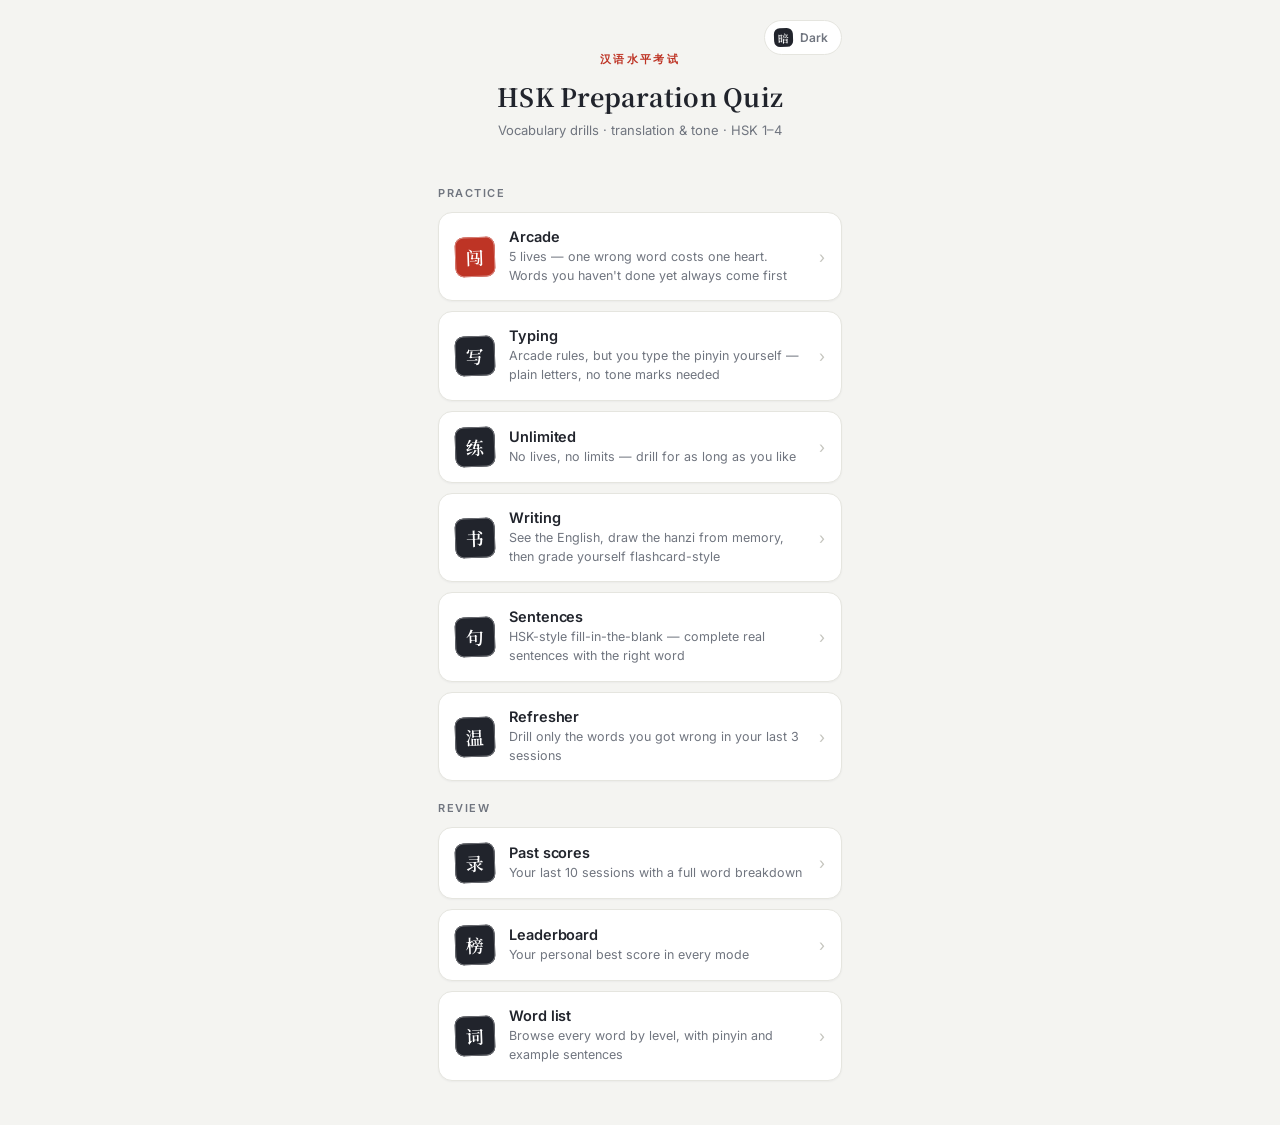
<file: index_1.html>
<!DOCTYPE html>
<html lang="en">
<head>
<meta charset="UTF-8">
<meta name="viewport" content="width=device-width, initial-scale=1.0, maximum-scale=1.0, user-scalable=no">
<meta name="apple-mobile-web-app-capable" content="yes">
<meta name="apple-mobile-web-app-status-bar-style" content="default">
<meta name="apple-mobile-web-app-title" content="HSK Quiz">
<title>HSK Preparation Quiz</title>
<link rel="preconnect" href="https://fonts.googleapis.com">
<link rel="preconnect" href="https://fonts.gstatic.com" crossorigin>
<link href="https://fonts.googleapis.com/css2?family=Inter:wght@400;500;600;700&family=Noto+Serif+SC:wght@500;600;700&display=swap" rel="stylesheet">
<style>
:root{
  --bg:#F4F4F1;        /* porcelain */
  --card:#FFFFFF;
  --ink:#21242C;
  --muted:#70757F;
  --line:#E5E5DF;
  --line-strong:#CFCFC7;
  --seal:#BE3425;      /* cinnabar */
  --seal-tint:#FCEFEC;
  --jade:#1F8557;
  --jade-tint:#EAF4EF;
  --fill:#21242C;      /* filled controls */
  --on-fill:#FFFFFF;
  --seal2:#21242C;     /* quiet seal stamps */
  --hanzi:"Noto Serif SC","Songti SC","SimSun",serif;
  --ui:"Inter",-apple-system,BlinkMacSystemFont,"Segoe UI",sans-serif;
}
html[data-theme="dark"]{
  --bg:#16171C;        /* lacquer */
  --card:#1E2028;
  --ink:#ECEBE6;
  --muted:#8B8F99;
  --line:#2D3039;
  --line-strong:#3B3F4A;
  --seal:#D14A37;
  --seal-tint:rgba(209,74,55,.13);
  --jade:#41B383;
  --jade-tint:rgba(65,179,131,.13);
  --fill:#ECEBE6;
  --on-fill:#17181C;
  --seal2:#2B2E37;
}
html[data-theme="dark"] body{-webkit-font-smoothing:auto}
*{margin:0;padding:0;box-sizing:border-box;-webkit-tap-highlight-color:transparent}
html,body{height:100%}
body{background:var(--bg);color:var(--ink);font-family:var(--ui);font-size:14px;line-height:1.45;
  -webkit-font-smoothing:antialiased}
.app{max-width:440px;margin:0 auto;min-height:100vh;padding:22px 18px 44px;position:relative}
.screen{display:none;animation:fade .16s ease}
.screen.active{display:block}
@keyframes fade{from{opacity:0;transform:translateY(3px)}to{opacity:1;transform:none}}
@media (prefers-reduced-motion:reduce){.screen{animation:none}}
button{font-family:var(--ui)}
button:focus-visible{outline:2px solid var(--ink);outline-offset:2px;border-radius:8px}

/* ---------- seal monogram (signature element) ---------- */
.sealic{width:40px;height:40px;flex-shrink:0;background:var(--seal);color:#fff;border-radius:9px;
  display:flex;align-items:center;justify-content:center;font-family:var(--hanzi);font-size:18px;font-weight:600;
  transform:rotate(-2deg);box-shadow:inset 0 0 0 1px rgba(255,255,255,.4),inset 0 0 0 3px var(--seal)}
.sealic.quiet{background:var(--seal2);box-shadow:inset 0 0 0 1px rgba(255,255,255,.35),inset 0 0 0 3px var(--seal2)}
html[data-theme="dark"] .sealic.quiet{color:var(--ink)}
.sealic.lg{width:56px;height:56px;font-size:26px;border-radius:12px;margin:0 auto}

/* ---------- header ---------- */
.hero{text-align:center;padding:30px 0 26px}
.eyebrow{font-size:11px;letter-spacing:.22em;color:var(--seal);font-weight:600;margin-bottom:10px}
.hero h1{font-family:var(--hanzi);font-weight:700;font-size:25px;letter-spacing:.01em}
.hero .sub{color:var(--muted);font-size:13px;margin-top:7px}
.topbar{display:flex;align-items:center;gap:10px;margin-bottom:16px}
.topbar h2{font-size:18px;font-weight:700;flex:1;letter-spacing:-.01em}
.linkbtn{background:none;border:none;color:var(--muted);font-size:13.5px;font-weight:500;cursor:pointer;padding:6px 2px}
.linkbtn:hover,.linkbtn:focus-visible{color:var(--seal)}
.sechead{font-size:11px;color:var(--muted);font-weight:600;letter-spacing:.14em;text-transform:uppercase;margin:20px 0 10px}
.hint{color:var(--muted);font-size:13px;margin-bottom:14px;line-height:1.55}

/* ---------- home cards ---------- */
.cards{display:flex;flex-direction:column;gap:10px}
.card{display:flex;align-items:center;gap:14px;background:var(--card);border:1px solid var(--line);
  border-radius:14px;padding:15px 16px;cursor:pointer;text-align:left;color:var(--ink);width:100%;
  box-shadow:0 1px 2px rgba(33,36,44,.04);transition:border-color .12s}
.card:hover{border-color:var(--line-strong)}
.card:active{transform:scale(.99)}
.card .tt{font-size:14.5px;font-weight:600;letter-spacing:-.005em}
.card .dd{font-size:12.5px;color:var(--muted);margin-top:3px;line-height:1.5}
.card .chev{margin-left:auto;color:#C4C4BD;font-size:16px}

/* ---------- tabs ---------- */
.tabs{display:flex;gap:7px;margin-bottom:13px;overflow-x:auto;padding-bottom:2px}
.tab{border:1px solid var(--line);background:var(--card);color:var(--muted);border-radius:99px;
  padding:7px 14px;font-size:13px;font-weight:600;cursor:pointer;white-space:nowrap}
.tab.on{background:var(--fill);border-color:var(--fill);color:var(--on-fill)}

/* ---------- word rows ---------- */
.rows{display:flex;flex-direction:column;gap:8px}
.wrow{display:flex;align-items:center;gap:13px;background:var(--card);border:1px solid var(--line);
  border-radius:12px;padding:11px 14px;cursor:pointer;width:100%;text-align:left;color:var(--ink)}
.wrow .zh{font-family:var(--hanzi);font-size:20px;font-weight:600;min-width:64px}
.wrow .py{color:var(--seal);font-size:12.5px;font-weight:500}
.wrow .en{color:var(--muted);font-size:12.5px;margin-top:1px}
.wrow.sel{border-color:var(--ink);box-shadow:0 0 0 1px var(--ink)}
.wrow .tick{margin-left:auto;width:21px;height:21px;border-radius:6px;border:1.5px solid var(--line);
  display:flex;align-items:center;justify-content:center;font-size:12px;color:transparent;flex-shrink:0}
.wrow.sel .tick{background:var(--fill);border-color:var(--fill);color:var(--on-fill)}
.searchbox{width:100%;background:var(--card);border:1px solid var(--line);border-radius:11px;color:var(--ink);
  padding:11px 14px;font-size:14px;margin-bottom:11px;font-family:var(--ui)}
.searchbox::placeholder{color:#A6A9B0}
.searchbox:focus{outline:none;border-color:var(--ink)}
.minirow{display:flex;gap:7px;margin-bottom:12px}
.minibtn{border:1px solid var(--line);background:var(--card);color:var(--ink);border-radius:9px;
  padding:7px 12px;font-size:12px;font-weight:600;cursor:pointer}

/* sticky footer for custom picker */
.stickybar{position:sticky;bottom:14px;margin-top:16px;background:var(--card);border:1px solid var(--line);
  border-radius:14px;padding:11px 12px 11px 16px;display:flex;align-items:center;gap:12px;
  box-shadow:0 10px 30px rgba(33,36,44,.14)}
.stickybar .cnt{font-size:12.5px;color:var(--muted)}
.stickybar .cnt b{color:var(--ink);font-size:15px;font-weight:700}

/* ---------- quiz ---------- */
.qbar{display:flex;align-items:center;gap:12px;font-size:12.5px;color:var(--muted);margin-bottom:10px;flex-wrap:wrap}
.qbar .linkbtn{background:var(--card);border:1px solid var(--line);border-radius:9px;
  padding:7px 13px;font-size:12px;font-weight:600;color:var(--ink)}
.qbar .linkbtn:hover,.qbar .linkbtn:focus-visible{color:var(--seal);border-color:var(--seal)}
.heartsrow{display:flex;justify-content:space-evenly;align-items:center;color:var(--seal);
  font-size:38px;line-height:1;margin:6px 0 18px;min-height:42px}
.qbar .score{margin-left:auto;font-variant-numeric:tabular-nums}
.qbar .score .ok{color:var(--jade);font-weight:600} .qbar .score .bad{color:var(--seal);font-weight:600}
.track{height:3px;background:var(--line);border-radius:99px;margin-bottom:16px;overflow:hidden}
.track .fill{height:100%;width:0;background:var(--fill);border-radius:99px;transition:width .25s ease}
.charcard{position:relative;background:var(--card);border:1px solid var(--line);border-radius:18px;
  padding:38px 20px 32px;text-align:center;margin-bottom:18px;box-shadow:0 1px 3px rgba(33,36,44,.05)}
.charcard .zh{font-family:var(--hanzi);font-size:62px;line-height:1.15;font-weight:600}
.charcard .prompt{color:var(--muted);font-size:11.5px;margin-top:10px;letter-spacing:.12em;text-transform:uppercase}
.seal{position:absolute;top:13px;right:13px;width:34px;height:34px;background:var(--seal);color:#fff;
  border-radius:8px;transform:rotate(-2deg);display:flex;align-items:center;justify-content:center;
  font-family:var(--hanzi);font-size:12.5px;font-weight:600;
  box-shadow:inset 0 0 0 1px rgba(255,255,255,.4),inset 0 0 0 3px var(--seal)}
.qsection{margin-bottom:15px}
.qlabel{display:flex;align-items:center;gap:8px;font-size:12px;color:var(--muted);margin-bottom:8px;font-weight:500}
.qlabel .num{width:19px;height:19px;border-radius:6px;background:var(--card);border:1px solid var(--line);
  display:flex;align-items:center;justify-content:center;font-size:10.5px;color:var(--ink);font-weight:700}
.opts{display:grid;grid-template-columns:1fr 1fr;gap:8px}
.opt{background:var(--card);border:1px solid var(--line);border-radius:11px;padding:13px 10px;color:var(--ink);
  font-size:13.5px;font-weight:500;cursor:pointer;min-height:50px;transition:border-color .12s}
.opt:hover{border-color:var(--line-strong)}
.opts.pinyin .opt{font-size:15.5px;font-weight:600}
.opts.off .opt{opacity:.35;pointer-events:none}
.opt.right{border-color:var(--jade);background:var(--jade-tint);color:var(--jade);box-shadow:0 0 0 1px var(--jade)}
.opt.wrong{border-color:var(--seal);background:var(--seal-tint);color:var(--seal);box-shadow:0 0 0 1px var(--seal)}
.opt:disabled{cursor:default}
.nextbtn{width:100%;background:var(--fill);border:none;color:var(--on-fill);font-weight:600;font-size:14.5px;border-radius:12px;
  padding:15px;cursor:pointer;margin-top:4px;transition:opacity .12s}
.nextbtn:disabled{opacity:.3;cursor:default}

/* ---------- summary / gameover ---------- */
.centerpiece{text-align:center;padding:28px 0 6px}
.centerpiece h2{margin-top:14px;font-size:20px;font-weight:700;letter-spacing:-.01em}
.centerpiece p{color:var(--muted);font-size:13px;margin-top:5px}
.bigstats{display:flex;gap:9px;margin:18px 0 4px}
.stat{flex:1;background:var(--card);border:1px solid var(--line);border-radius:13px;padding:15px 10px;text-align:center}
.stat .v{font-size:23px;font-weight:700;font-variant-numeric:tabular-nums;letter-spacing:-.02em}
.stat .l{font-size:11px;color:var(--muted);margin-top:4px;letter-spacing:.06em;text-transform:uppercase}
.stat.ok .v{color:var(--jade)} .stat.bad .v{color:var(--seal)} .stat.acc .v{color:var(--ink)}
.breakdown{display:flex;flex-direction:column;gap:7px;margin-top:4px}
.bitem{display:flex;align-items:center;gap:12px;background:var(--card);border:1px solid var(--line);
  border-radius:11px;padding:9px 13px;font-size:12.5px}
.bitem .zh{font-family:var(--hanzi);font-size:18px;font-weight:600;min-width:58px}
.bitem .py{color:var(--seal);font-weight:500} .bitem .en{color:var(--muted)}
.bitem .mark{margin-left:auto;font-weight:700}
.bitem.ok .mark{color:var(--jade)} .bitem.bad .mark{color:var(--seal)}
.btnrow{display:flex;gap:9px;margin-top:20px}
.btn{flex:1;border-radius:12px;padding:14px;font-size:14px;font-weight:600;cursor:pointer;border:1px solid var(--line)}
.btn.primary{background:var(--fill);border-color:var(--fill);color:var(--on-fill)}
.btn.primary:disabled{opacity:.3;cursor:default}
.btn.ghost{background:var(--card);color:var(--ink)}

/* ---------- typing quiz engine ---------- */
let TS=null;
function normPinyin(p){return p.toLowerCase().replace(/u:/g,"v").replace(/[^a-z]/g,"")}
function pinyinMatch(input,stored){
  const canon=normPinyin(stored);           // stored uses v for ü, digits stripped
  const inp=normPinyin(input);
  return inp===canon||inp===canon.replace(/v/g,"u");
}
let typeTimer=null;
function startTypeQuiz(pool,label,timed){
  againFn=()=>startTypeQuiz(pool,label,timed);
  clearInterval(typeTimer);
  TS={label,pool,timed:!!timed,lives:timed?Infinity:5,queue:buildQueue("arcade",pool),i:0,ok:0,bad:0,streak:0,results:[],done:false};
  if(timed){
    TS.deadline=Date.now()+120000;
    typeTimer=setInterval(typeTick,200);
  }
  setFire("tcard",0);
  show("typequiz");renderType();
}
function typeTick(){
  if(!TS||TS.done)return;
  const left=Math.max(0,TS.deadline-Date.now());
  const s=Math.ceil(left/1000);
  const el=$("thearts");
  el.innerHTML=`<span class="timerbig ${s<=10?"low":""}">${Math.floor(s/60)}:${String(s%60).padStart(2,"0")}</span>`;
  if(left<=0)typeTimeUp();
}
function typeTimeUp(){
  TS.done=true;
  clearInterval(typeTimer);
  $("tinput").readOnly=true;
  typeSave();
  $("sumlabel").textContent=TS.label;
  $("sumbest").classList.toggle("show",lastWasBest);
  $("sumok").textContent=TS.ok;$("sumbad").textContent=TS.bad;
  const t=TS.ok+TS.bad;
  $("sumacc").textContent=(t?Math.round(TS.ok/t*100):0)+"%";
  $("sumwords").innerHTML=breakdownHTML(TS.results);
  show("summary");
}
function renderType(){
  const w=TS.queue[TS.i];
  TS.answered=false;
  $("tchar").textContent=w[0];
  $("tseal").textContent=w[3]+"级";
  if(!TS.timed)$("thearts").innerHTML=heartsHTML(TS.lives,false);
  $("tok").textContent="✓ "+TS.ok;$("tbad").textContent="✗ "+TS.bad;
  $("tprog").textContent=(TS.i+1)+" / "+TS.queue.length+" words";
  $("tfill").style.width=(TS.i/TS.queue.length*100)+"%";
  const inp=$("tinput");
  inp.value="";inp.className="typeinput";inp.readOnly=false;inp.disabled=false;
  const res=$("tresult");
  res.className="typeresult";
  res.innerHTML="Tones aren't needed — for ü you can type u or v";
  $("tbtn").textContent="Check";
  inp.focus();
}
function typeAction(){TS.answered?typeNext():typeCheck()}
function typeKey(e){if(e.key==="Enter"){e.preventDefault();typeAction()}}
function typeCheck(){
  if(TS.answered||TS.done)return;
  const w=TS.queue[TS.i];
  const inp=$("tinput");
  if(!inp.value.trim())return;
  TS.answered=true;
  const right=pinyinMatch(inp.value,w[1]);
  inp.readOnly=true;
  inp.classList.add(right?"right":"wrong");
  const res=$("tresult");
  res.className="typeresult "+(right?"right":"wrong");
  res.innerHTML=`<span class="py">${pin(w[1])}</span><br>${esc(w[2])}`;
  inp.focus();
  TS.results.push({c:w[0],ok:right});
  if(right){TS.ok++;TS.streak++}else{TS.bad++;TS.streak=0;if(!TS.timed)TS.lives--}
  setFire("tcard",TS.streak);
  if(right&&TS.streak>=5)inp.classList.add("rainbow");
  const seen=store.get("hsk_seen",{});
  seen[w[0]]=(seen[w[0]]||0)+1;
  store.set("hsk_seen",seen);
  $("tok").textContent="✓ "+TS.ok;$("tbad").textContent="✗ "+TS.bad;
  if(!TS.timed)$("thearts").innerHTML=heartsHTML(Math.max(TS.lives,0),!right);
  $("tbtn").textContent=(!TS.timed&&TS.lives<=0)?"Results →":((!TS.timed&&TS.i+1>=TS.queue.length)?"Finish →":"Next →");
}
function typeSave(){
  const hist=store.get("hsk_history",[]);
  hist.unshift({t:Date.now(),label:TS.label,ok:TS.ok,bad:TS.bad,words:TS.results});
  store.set("hsk_history",hist.slice(0,10));
  lastWasBest=recordBest(TS.label,TS.ok,TS.bad);
}
function typeNext(){
  if(TS.done)return;
  if(TS.timed){
    TS.i++;
    if(TS.i>=TS.queue.length){TS.queue=shuffle([...TS.pool]);TS.i=0} // loop the deck until time runs out
    renderType();return;
  }
  if(TS.lives<=0){
    typeSave();
    $("gook").textContent=TS.ok;$("gobad").textContent=TS.bad;
    const t=TS.ok+TS.bad;
    $("goacc").textContent=(t?Math.round(TS.ok/t*100):0)+"%";
    $("gowords").innerHTML=breakdownHTML(TS.results.filter(r=>!r.ok));
    show("gameover");return;
  }
  TS.i++;
  if(TS.i>=TS.queue.length){
    typeSave();
    $("sumlabel").textContent=TS.label;
    $("sumok").textContent=TS.ok;$("sumbad").textContent=TS.bad;
    const t=TS.ok+TS.bad;
    $("sumacc").textContent=(t?Math.round(TS.ok/t*100):0)+"%";
    $("sumwords").innerHTML=breakdownHTML(TS.results);
    show("summary");return;
  }
  renderType();
}
document.addEventListener("keydown",e=>{
  if(e.key==="Enter"&&TS&&TS.answered&&$("scr-typequiz").classList.contains("active")
     &&document.activeElement!==$("tinput")){
    e.preventDefault();typeNext();
  }
});
function typeEndEarly(){
  clearInterval(typeTimer);
  if(TS)TS.done=true;
  if(TS&&TS.results.length)typeSave();
  show("home");
}

/* ---------- writing quiz engine (flashcard, self-graded) ---------- */
let WQ=null;
const WPAD={strokes:[],cur:null,size:0,cells:1};
function startWriteQuiz(pool,label){
  againFn=()=>startWriteQuiz(pool,label);
  WQ={label,pool,queue:buildQueue("arcade",pool),i:0,ok:0,bad:0,streak:0,results:[]};
  setFire("wcard",0);
  show("writequiz");
  requestAnimationFrame(()=>renderWrite());
}
function renderWrite(){
  const w=WQ.queue[WQ.i];
  WQ.revealed=false;
  $("wen").textContent=w[2];
  $("wok").textContent="✓ "+WQ.ok;$("wbad").textContent="✗ "+WQ.bad;
  $("wprog").textContent=(WQ.i+1)+" / "+WQ.queue.length+" words";
  $("wfill").style.width=(WQ.i/WQ.queue.length*100)+"%";
  $("wreveal").classList.remove("show");
  $("wgrade").classList.remove("show");
  $("wrevealbtn").style.display="block";
  WPAD.strokes=[];WPAD.cur=null;
  WPAD.cells=Math.min([...w[0]].length,4);
  sizeWCanvas();redrawWPad();
}
function writeReveal(){
  if(WQ.revealed)return;
  WQ.revealed=true;
  const w=WQ.queue[WQ.i];
  $("wzh").textContent=w[0];
  $("wpy").textContent=pin(w[1]);
  $("wreveal").classList.add("show");
  $("wrevealbtn").style.display="none";
  $("wgrade").classList.add("show");
}
function writeGrade(right){
  const w=WQ.queue[WQ.i];
  WQ.results.push({c:w[0],ok:right});
  if(right){WQ.ok++;WQ.streak++}else{WQ.bad++;WQ.streak=0}
  setFire("wcard",WQ.streak);
  const seen=store.get("hsk_seen",{});
  seen[w[0]]=(seen[w[0]]||0)+1;
  store.set("hsk_seen",seen);
  WQ.i++;
  if(WQ.i>=WQ.queue.length){writeFinish();return}
  renderWrite();
}
function writeSave(){
  const hist=store.get("hsk_history",[]);
  hist.unshift({t:Date.now(),label:WQ.label,ok:WQ.ok,bad:WQ.bad,words:WQ.results});
  store.set("hsk_history",hist.slice(0,10));
  lastWasBest=recordBest(WQ.label,WQ.ok,WQ.bad);
}
function writeFinish(){
  writeSave();
  $("sumbest").classList.toggle("show",lastWasBest);
  $("sumlabel").textContent=WQ.label;
  $("sumok").textContent=WQ.ok;$("sumbad").textContent=WQ.bad;
  const t=WQ.ok+WQ.bad;
  $("sumacc").textContent=(t?Math.round(WQ.ok/t*100):0)+"%";
  $("sumwords").innerHTML=breakdownHTML(WQ.results);
  show("summary");
}
function writeEndEarly(){
  if(WQ&&WQ.results.length)writeSave();
  show("home");
}
/* writing-mode drawing pad: one 米字格 cell per character */
function sizeWCanvas(){
  const c=$("wcanvas");
  const avail=c.parentElement.clientWidth-20;
  if(avail<=0)return;
  const cell=Math.min(avail/WPAD.cells,300);
  const w=cell*WPAD.cells,hgt=cell;
  const dpr=window.devicePixelRatio||1;
  WPAD.size=cell;
  c.width=w*dpr;c.height=hgt*dpr;
  c.style.width=w+"px";c.style.height=hgt+"px";
  c.style.margin="0 auto";
  c.getContext("2d").setTransform(dpr,0,0,dpr,0,0);
}
function redrawWPad(){
  const c=$("wcanvas"),ctx=c.getContext("2d"),cell=WPAD.size,n=WPAD.cells;
  if(!cell)return;
  ctx.clearRect(0,0,cell*n,cell);
  ctx.save();
  ctx.strokeStyle=cssVar("--line");ctx.lineWidth=1;
  for(let k=0;k<n;k++){
    const ox=k*cell;
    ctx.setLineDash([5,5]);
    ctx.beginPath();
    ctx.moveTo(ox+cell/2,0);ctx.lineTo(ox+cell/2,cell);
    ctx.moveTo(ox,cell/2);ctx.lineTo(ox+cell,cell/2);
    ctx.moveTo(ox,0);ctx.lineTo(ox+cell,cell);
    ctx.moveTo(ox+cell,0);ctx.lineTo(ox,cell);
    ctx.stroke();
    ctx.setLineDash([]);
    ctx.strokeRect(ox+.5,.5,cell-1,cell-1);
  }
  ctx.restore();
  ctx.save();
  ctx.strokeStyle=cssVar("--ink");
  ctx.lineWidth=Math.max(5,cell/40);
  ctx.lineCap="round";ctx.lineJoin="round";
  const s=cell; // strokes normalised to cell height; x spans 0..n
  for(const st of WPAD.strokes){
    if(st.length<2)continue;
    ctx.beginPath();
    ctx.moveTo(st[0].x*s,st[0].y*s);
    for(let i=1;i<st.length-1;i++){
      const mx=(st[i].x+st[i+1].x)/2*s,my=(st[i].y+st[i+1].y)/2*s;
      ctx.quadraticCurveTo(st[i].x*s,st[i].y*s,mx,my);
    }
    const l=st[st.length-1];
    ctx.lineTo(l.x*s,l.y*s);
    ctx.stroke();
  }
  ctx.restore();
}
function wPadPoint(e){
  const r=$("wcanvas").getBoundingClientRect();
  return {x:(e.clientX-r.left)/WPAD.size,y:(e.clientY-r.top)/WPAD.size};
}
(function(){
  const c=$("wcanvas");
  c.addEventListener("pointerdown",e=>{
    e.preventDefault();
    c.setPointerCapture(e.pointerId);
    WPAD.cur=[wPadPoint(e)];
    WPAD.strokes.push(WPAD.cur);
  });
  c.addEventListener("pointermove",e=>{
    if(!WPAD.cur)return;
    e.preventDefault();
    WPAD.cur.push(wPadPoint(e));
    redrawWPad();
  });
  const end=()=>{WPAD.cur=null};
  c.addEventListener("pointerup",end);
  c.addEventListener("pointercancel",end);
  window.addEventListener("resize",()=>{
    if($("scr-writequiz").classList.contains("active")){sizeWCanvas();redrawWPad()}
  });
})();
function writeClear(){WPAD.strokes=[];WPAD.cur=null;redrawWPad()}

/* ---------- sentence quiz engine ---------- */
let SS=null;
function startSentQuiz(pool,label){
  againFn=()=>startSentQuiz(pool,label);
  SS={label,queue:shuffle([...pool]),i:0,ok:0,bad:0,streak:0,results:[]};
  setFire("scard",0);
  show("sentquiz");renderSent();
}
function renderSent(){
  const q=SS.queue[SS.i];
  SS.answered=false;
  $("ssent").innerHTML=esc(q[1]).replace("___",'<span class="blank">＿＿＿</span>');
  $("sreveal").className="reveal";
  $("sok").textContent="✓ "+SS.ok;$("sbad").textContent="✗ "+SS.bad;
  $("sprog").textContent=(SS.i+1)+" / "+SS.queue.length;
  $("sfill").style.width=(SS.i/SS.queue.length*100)+"%";
  $("snext").disabled=true;
  const opts=shuffle([q[2],...q[3]]);
  $("opts-sent").innerHTML=opts.map(o=>
    `<button class="opt" onclick="answerSent(this,${o===q[2]})">${o}</button>`).join("");
}
function answerSent(btn,right){
  if(SS.answered)return;SS.answered=true;
  const q=SS.queue[SS.i];
  [...$("opts-sent").children].forEach(b=>{b.disabled=true;if(b.textContent===q[2])b.classList.add("right")});
  if(!right)btn.classList.add("wrong");
  if(right){SS.ok++;SS.streak++}else{SS.bad++;SS.streak=0}
  setFire("scard",SS.streak);
  if(right&&SS.streak>=5)btn.classList.add("rainbow");
  SS.results.push({c:q[2],ok:right});
  $("ssent").innerHTML=esc(q[1]).replace("___",`<span class="filled ${right?"ok":""}">${q[2]}</span>`);
  $("srevealpy").textContent=pin(q[4]);
  $("srevealen").textContent=q[5];
  $("sreveal").className="reveal show "+(right?"right":"wrong");
  $("sok").textContent="✓ "+SS.ok;$("sbad").textContent="✗ "+SS.bad;
  $("snext").disabled=false;
  $("snext").textContent=SS.i+1>=SS.queue.length?"Finish →":"Next →";
}
function sentNext(){
  SS.i++;
  if(SS.i>=SS.queue.length){sentFinish();return}
  renderSent();
}
function sentFinish(){
  const hist=store.get("hsk_history",[]);
  hist.unshift({t:Date.now(),label:SS.label,ok:SS.ok,bad:SS.bad,words:SS.results});
  store.set("hsk_history",hist.slice(0,10));
  lastWasBest=recordBest(SS.label,SS.ok,SS.bad);
  $("sumbest").classList.toggle("show",lastWasBest);
  $("sumlabel").textContent=SS.label;
  $("sumok").textContent=SS.ok;$("sumbad").textContent=SS.bad;
  const t=SS.ok+SS.bad;
  $("sumacc").textContent=(t?Math.round(SS.ok/t*100):0)+"%";
  $("sumwords").innerHTML=breakdownHTML(SS.results);
  show("summary");
}
function sentEndEarly(){
  if(SS&&SS.results.length)sentFinish();else show("home");
}

/* ---------- leaderboard ---------- */
function renderLeaderboard(){
  const best=store.get("hsk_best",{});
  const entries=Object.entries(best).sort((a,b)=>b[1].ok-a[1].ok);
  $("lblist").innerHTML=entries.length?entries.map(([label,v],i)=>{
    const d=new Date(v.t);
    const date=d.toLocaleDateString(undefined,{day:"numeric",month:"short"});
    return `<div class="lbrow"><div class="rank">${i+1}</div>
      <div><div class="lbl">${esc(label)}</div>
      <div class="meta">${v.acc}% accuracy · ${date}</div></div>
      <div class="best">✓ ${v.ok}</div></div>`;
  }).join(""):`<div class="empty">No records yet — finish a session in any mode and your best score will appear here</div>`;
}
function clearBest(){
  if(confirm("Clear all personal bests?")){store.del("hsk_best");renderLeaderboard()}
}

/* ---------- history ---------- */
.hitem{background:var(--card);border:1px solid var(--line);border-radius:13px;padding:13px 15px;cursor:pointer}
.hitem .top{display:flex;align-items:center;gap:8px;font-size:13.5px}
.hitem .mode{font-weight:600}
.hitem .date{color:var(--muted);font-size:11.5px;margin-left:auto;font-variant-numeric:tabular-nums}
.hitem .nums{font-size:12px;color:var(--muted);margin-top:5px}
.hitem .nums .ok{color:var(--jade);font-weight:600} .hitem .nums .bad{color:var(--seal);font-weight:600}
.hitem .breakdown{display:none;margin-top:12px}
.hitem.open .breakdown{display:flex}

/* ---------- word detail ---------- */
.detailcard{position:relative;background:var(--card);border:1px solid var(--line);border-radius:16px;
  padding:20px 18px 18px;text-align:center;margin-bottom:12px;box-shadow:0 1px 3px rgba(33,36,44,.05)}
.detailcard .zh{font-family:var(--hanzi);font-size:44px;font-weight:600;line-height:1.2}
.detailcard .py{color:var(--seal);font-size:15px;font-weight:600;margin-top:6px}
.detailcard .en{color:var(--ink);font-size:13.5px;margin-top:3px}
.sentlist{display:flex;flex-direction:column;gap:9px}
.sent{background:var(--card);border:1px solid var(--line);border-radius:12px;padding:13px 15px}
.sent .zh{font-family:var(--hanzi);font-size:16.5px;font-weight:500;line-height:1.55}
.sent .py{color:var(--seal);font-size:12px;margin-top:5px;font-weight:500}
.sent .en{color:var(--muted);font-size:12.5px;margin-top:2px}
.sentcard{position:relative;background:var(--card);border:1px solid var(--line);border-radius:18px;
  padding:30px 22px;margin-bottom:18px;box-shadow:0 1px 3px rgba(33,36,44,.05)}
.sentcard .zh{font-family:var(--hanzi);font-size:23px;font-weight:600;line-height:1.75;text-align:center}
.sentcard .blank{color:var(--muted);letter-spacing:.05em}
.sentcard .filled{color:var(--seal);border-bottom:2px solid var(--seal)}
.sentcard .filled.ok{color:var(--jade);border-bottom-color:var(--jade)}
.reveal{margin-top:16px;padding-top:14px;border-top:1px dashed var(--line);text-align:center;display:none}
.reveal.show{display:block}
.reveal .py{color:var(--seal);font-size:13px;font-weight:500}
.reveal.right .py{color:var(--jade)}
.reveal .en{color:var(--muted);font-size:13px;margin-top:4px}
.opts.hanziopts .opt{font-family:var(--hanzi);font-size:19px;font-weight:600;min-height:56px}
.pin{margin-left:auto;font-size:17px;line-height:1;color:var(--line-strong);cursor:pointer;
  padding:4px 2px;flex-shrink:0;transition:color .12s}
.pin.on{color:#D9A62E}
.pin:hover{color:#D9A62E}
.wprompt{position:relative;background:var(--card);border:1px solid var(--line);border-radius:18px;
  padding:26px 20px;text-align:center;margin-bottom:14px;box-shadow:0 1px 3px rgba(33,36,44,.05)}
.wprompt .en{font-size:21px;font-weight:700;letter-spacing:-.01em}
.wprompt .hint2{color:var(--muted);font-size:11.5px;margin-top:8px;letter-spacing:.12em;text-transform:uppercase}
.wreveal{display:none;margin-top:16px;padding-top:16px;border-top:1px dashed var(--line)}
.wreveal.show{display:block}
.wreveal .zh{font-family:var(--hanzi);font-size:52px;font-weight:600;line-height:1.2}
.wreveal .py{color:var(--seal);font-size:16px;font-weight:600;margin-top:6px}
.gradebtns{display:none;gap:9px;margin-top:12px}
.gradebtns.show{display:flex}
.btn.good{background:var(--jade);border-color:var(--jade);color:#fff}
.btn.badbtn{background:var(--seal);border-color:var(--seal);color:#fff}
.drawwrap{background:var(--card);border:1px solid var(--line);border-radius:16px;padding:10px;
  box-shadow:0 1px 3px rgba(33,36,44,.05)}
#dcanvas{display:block;margin:0 auto;border-radius:10px;touch-action:none;cursor:crosshair}
.drawtools{display:flex;gap:7px;margin-top:10px}
.charchips{display:flex;gap:7px;margin-bottom:10px;flex-wrap:wrap}
.charchip{border:1px solid var(--line);background:var(--card);border-radius:10px;min-width:44px;height:44px;
  font-family:var(--hanzi);font-size:21px;font-weight:600;color:var(--muted);cursor:pointer;padding:0 8px}
.charchip.on{border-color:var(--seal);color:var(--seal);box-shadow:0 0 0 1px var(--seal)}
.timerbig{font-variant-numeric:tabular-nums;font-size:36px;font-weight:700;color:var(--ink);letter-spacing:.02em}
.timerbig.low{color:var(--seal);animation:timerpulse .5s ease-in-out infinite alternate}
@keyframes timerpulse{from{opacity:1}to{opacity:.55}}
.bestflag{color:#B8860B;font-size:12.5px;font-weight:700;margin-top:8px;letter-spacing:.04em;display:none}
html[data-theme="dark"] .bestflag{color:var(--gold,#E8B64C);color:#E8B64C}
.bestflag.show{display:block}
.lbrow{display:flex;align-items:center;gap:12px;background:var(--card);border:1px solid var(--line);
  border-radius:12px;padding:12px 15px}
.lbrow .rank{width:26px;height:26px;border-radius:8px;background:var(--seal2);color:#fff;flex-shrink:0;
  display:flex;align-items:center;justify-content:center;font-size:12px;font-weight:700;transform:rotate(-2deg)}
html[data-theme="dark"] .lbrow .rank{color:var(--ink)}
.lbrow .lbl{font-weight:600;font-size:13.5px}
.lbrow .meta{font-size:11.5px;color:var(--muted);margin-top:2px}
.lbrow .best{margin-left:auto;font-size:17px;font-weight:800;color:var(--jade);font-variant-numeric:tabular-nums}
/* streak (5+) rainbow ring */
.onfire{border-color:transparent!important}
.onfire::before{content:"";position:absolute;inset:-3px;z-index:-1;border-radius:21px;
  background:linear-gradient(120deg,#ff5f6d,#ffc371,#ffe74f,#7ee34f,#4facfe,#b06ab3,#ff5f6d);
  background-size:300% 300%;animation:rainbowmove 2.4s linear infinite}
@keyframes rainbowmove{0%{background-position:0% 50%}100%{background-position:300% 50%}}
.streakbadge{position:absolute;top:15px;left:15px;font-size:11px;font-weight:800;
  letter-spacing:.1em;text-transform:uppercase;opacity:0;pointer-events:none;
  color:var(--seal);transition:opacity .2s}
.streakbadge.show{opacity:1}
.streakbadge.pop{animation:streakpop .45s ease}
.streakbadge.rb{background:linear-gradient(90deg,#ff5f6d,#ffc371,#ffe74f,#7ee34f,#4facfe,#b06ab3,#ff5f6d);
  background-size:300% 100%;-webkit-background-clip:text;background-clip:text;color:transparent;
  animation:rainbowmove 2.4s linear infinite}
.streakbadge.rb.pop{animation:rainbowmove 2.4s linear infinite,streakpop .45s ease}
@keyframes streakpop{0%{transform:scale(1)}40%{transform:scale(1.45) rotate(-4deg)}70%{transform:scale(.95)}100%{transform:scale(1)}}
/* 10+ streak: flickering fire glow beneath the rainbow ring */
.blazing::after{content:"";position:absolute;inset:-26px -20px -22px;z-index:-2;border-radius:40px;
  background:
    radial-gradient(80% 90% at 50% 100%,rgba(255,120,20,.75),rgba(255,60,0,.35) 55%,transparent 78%),
    radial-gradient(45% 60% at 28% 100%,rgba(255,190,60,.5),transparent 70%),
    radial-gradient(45% 60% at 72% 100%,rgba(255,90,10,.5),transparent 70%);
  filter:blur(14px);animation:flicker .38s ease-in-out infinite alternate;pointer-events:none}
@keyframes flicker{
  from{opacity:.6;transform:scaleY(.92) scaleX(.98)}
  to{opacity:1;transform:scaleY(1.12) scaleX(1.03) translateY(-4px)}}
@media (prefers-reduced-motion:reduce){.streakbadge,.streakbadge.pop,.streakbadge.rb,.blazing::after{animation:none}}
/* correct selections go rainbow while streaking */
.rainbow{border-color:transparent!important;box-shadow:none!important;
  background-image:linear-gradient(var(--card),var(--card)),
    linear-gradient(120deg,#ff5f6d,#ffc371,#ffe74f,#7ee34f,#4facfe,#b06ab3,#ff5f6d)!important;
  background-origin:border-box!important;background-clip:padding-box,border-box!important;
  background-size:auto,300% 300%!important;animation:rainbowborder 2.4s linear infinite;
  color:var(--ink)!important}
@keyframes rainbowborder{0%{background-position:0 0,0% 50%}100%{background-position:0 0,300% 50%}}
@media (prefers-reduced-motion:reduce){.rainbow{animation:none}}
/* breaking heart */
.heartsrow .h{position:relative;display:inline-block}
.h.breaking{animation:hollowIn 1.3s ease forwards}
.h.breaking::before,.h.breaking::after{content:"♥";position:absolute;left:0;top:0;color:var(--seal)}
.h.breaking::before{clip-path:polygon(0 0,58% 0,42% 38%,60% 66%,44% 100%,0 100%);
  animation:breakL 1.3s ease forwards}
.h.breaking::after{clip-path:polygon(58% 0,100% 0,100% 100%,44% 100%,60% 66%,42% 38%);
  animation:breakR 1.3s ease forwards}
@keyframes hollowIn{0%,60%{color:transparent}100%{color:var(--seal)}}
@keyframes breakL{0%{transform:none;opacity:1}25%{transform:scale(1.3)}45%{transform:scale(1.15) rotate(-6deg)}
  100%{transform:translate(-12px,18px) rotate(-35deg) scale(.65);opacity:0}}
@keyframes breakR{0%{transform:none;opacity:1}25%{transform:scale(1.3)}45%{transform:scale(1.15) rotate(6deg)}
  100%{transform:translate(12px,18px) rotate(35deg) scale(.65);opacity:0}}
@media (prefers-reduced-motion:reduce){
  .onfire::before,.h.breaking,.h.breaking::before,.h.breaking::after{animation:none}
  .h.breaking::before,.h.breaking::after{display:none}
}
.typeinput{width:100%;background:var(--card);border:1.5px solid var(--line);border-radius:12px;
  color:var(--ink);padding:15px;font-size:17px;text-align:center;font-family:var(--ui);
  letter-spacing:.04em;margin-bottom:10px}
.typeinput:focus{outline:none;border-color:var(--ink)}
.typeinput.right{border-color:var(--jade);background:var(--jade-tint);color:var(--jade)}
.typeinput.wrong{border-color:var(--seal);background:var(--seal-tint);color:var(--seal)}
.typeresult{text-align:center;font-size:13px;color:var(--muted);min-height:40px;margin-bottom:6px;line-height:1.5}
.typeresult .py{color:var(--seal);font-size:16px;font-weight:600;font-family:var(--ui)}
.typeresult.right .py{color:var(--jade)}
.themetoggle{position:absolute;top:20px;right:18px;display:flex;align-items:center;gap:7px;
  background:var(--card);border:1px solid var(--line);border-radius:99px;padding:7px 13px 7px 9px;
  font-size:12px;font-weight:600;color:var(--muted);cursor:pointer;z-index:5}
.themetoggle .dot{width:19px;height:19px;border-radius:6px;background:var(--seal2);color:#fff;
  display:flex;align-items:center;justify-content:center;font-family:var(--hanzi);font-size:11px;
  transform:rotate(-2deg)}
html[data-theme="dark"] .themetoggle .dot{color:var(--ink)}
.empty{color:var(--muted);font-size:13px;text-align:center;padding:26px 12px;line-height:1.6;
  background:var(--card);border:1px dashed var(--line);border-radius:12px}
</style>
</head>
<body>
<div class="app">

  <!-- HOME -->
  <section class="screen active" id="scr-home">
    <button class="themetoggle" onclick="toggleTheme()" aria-label="Switch theme">
      <span class="dot" id="themedot">暗</span><span id="themelabel">Dark</span>
    </button>
    <div class="hero">
      <div class="eyebrow">汉语水平考试</div>
      <h1>HSK Preparation Quiz</h1>
      <div class="sub">Vocabulary drills · translation &amp; tone · HSK 1–4</div>
    </div>
    <div class="sechead">Practice</div>
    <div class="cards">
      <button class="card" onclick="goLevels('arcade')">
        <div class="sealic">闯</div>
        <div><div class="tt">Arcade</div>
        <div class="dd">5 lives — one wrong word costs one heart. Words you haven't done yet always come first</div></div>
        <div class="chev">›</div>
      </button>
      <button class="card" onclick="goLevels('typing')">
        <div class="sealic quiet">写</div>
        <div><div class="tt">Typing</div>
        <div class="dd">Arcade rules, but you type the pinyin yourself — plain letters, no tone marks needed</div></div>
        <div class="chev">›</div>
      </button>
      <button class="card" onclick="goLevels('unlimited')">
        <div class="sealic quiet">练</div>
        <div><div class="tt">Unlimited</div>
        <div class="dd">No lives, no limits — drill for as long as you like</div></div>
        <div class="chev">›</div>
      </button>
      <button class="card" onclick="goLevels('writing')">
        <div class="sealic quiet">书</div>
        <div><div class="tt">Writing</div>
        <div class="dd">See the English, draw the hanzi from memory, then grade yourself flashcard-style</div></div>
        <div class="chev">›</div>
      </button>
      <button class="card" onclick="goLevels('sentences')">
        <div class="sealic quiet">句</div>
        <div><div class="tt">Sentences</div>
        <div class="dd">HSK-style fill-in-the-blank — complete real sentences with the right word</div></div>
        <div class="chev">›</div>
      </button>
      <button class="card" onclick="startRefresher()">
        <div class="sealic quiet">温</div>
        <div><div class="tt">Refresher</div>
        <div class="dd">Drill only the words you got wrong in your last 3 sessions</div></div>
        <div class="chev">›</div>
      </button>
    </div>
    <div class="sechead">Review</div>
    <div class="cards">
      <button class="card" onclick="renderHistory();show('history')">
        <div class="sealic quiet">录</div>
        <div><div class="tt">Past scores</div>
        <div class="dd">Your last 10 sessions with a full word breakdown</div></div>
        <div class="chev">›</div>
      </button>
      <button class="card" onclick="renderLeaderboard();show('leaderboard')">
        <div class="sealic quiet">榜</div>
        <div><div class="tt">Leaderboard</div>
        <div class="dd">Your personal best score in every mode</div></div>
        <div class="chev">›</div>
      </button>
      <button class="card" onclick="openWordlist()">
        <div class="sealic quiet">词</div>
        <div><div class="tt">Word list</div>
        <div class="dd">Browse every word by level, with pinyin and example sentences</div></div>
        <div class="chev">›</div>
      </button>
    </div>
  </section>

  <!-- LEVEL SELECT -->
  <section class="screen" id="scr-levels">
    <div class="topbar">
      <button class="linkbtn" onclick="show('home')">← Home</button>
      <h2>Choose level</h2>
    </div>
    <p class="hint">Each level includes all words from the levels before it</p>
    <div class="rows" id="levelrows"></div>
  </section>

  <!-- CUSTOM PICKER -->
  <section class="screen" id="scr-custom">
    <div class="topbar">
      <button class="linkbtn" onclick="show('levels')">← Back</button>
      <h2>Custom test</h2>
    </div>
    <p class="hint">Pick the exact words you want to be tested on. Your selection is saved for next time.</p>
    <div class="tabs" id="customtabs"></div>
    <input class="searchbox" id="customsearch" type="text" placeholder="Search characters, pinyin or English" oninput="renderCustomList()">
    <div class="minirow">
      <button class="minibtn" onclick="customBulk(true)">Select all shown</button>
      <button class="minibtn" onclick="customBulk(false)">Clear shown</button>
      <button class="minibtn" onclick="customClearAll()">Clear all</button>
    </div>
    <div class="rows" id="customlist"></div>
    <div class="stickybar">
      <div class="cnt"><b id="customcount">0</b> words selected</div>
      <button class="btn primary" style="flex:1" id="customstart" onclick="startCustom()">Start arcade →</button>
    </div>
  </section>

  <!-- QUIZ -->
  <section class="screen" id="scr-quiz">
    <div class="qbar">
      <button class="linkbtn" onclick="endEarly()">End test</button>
      <span class="score"><span class="ok" id="qok">✓ 0</span> &nbsp;<span class="bad" id="qbad">✗ 0</span> &nbsp;<span id="qprog"></span></span>
    </div>
    <div class="track"><div class="fill" id="qfill"></div></div>
    <div class="heartsrow" id="qhearts"></div>
    <div class="charcard" id="qcard">
      <div class="streakbadge" id="qcardstreak"></div>
      <div class="seal" id="qseal">1级</div>
      <div class="zh" id="qchar">–</div>
      <div class="prompt">What is this?</div>
    </div>
    <div class="qsection">
      <div class="qlabel"><span class="num">1</span> English translation</div>
      <div class="opts" id="opts-en"></div>
    </div>
    <div class="qsection">
      <div class="qlabel"><span class="num">2</span> Pinyin — <span id="pyhint">answer above first</span></div>
      <div class="opts pinyin off" id="opts-py"></div>
    </div>
    <button class="nextbtn" id="qnext" disabled onclick="nextWord()">Next →</button>
  </section>

  <!-- TYPING QUIZ -->
  <section class="screen" id="scr-typequiz">
    <div class="qbar">
      <button class="linkbtn" onclick="typeEndEarly()">End test</button>
      <span class="score"><span class="ok" id="tok">✓ 0</span> &nbsp;<span class="bad" id="tbad">✗ 0</span> &nbsp;<span id="tprog"></span></span>
    </div>
    <div class="track"><div class="fill" id="tfill"></div></div>
    <div class="heartsrow" id="thearts"></div>
    <div class="charcard" id="tcard">
      <div class="streakbadge" id="tcardstreak"></div>
      <div class="seal" id="tseal">1级</div>
      <div class="zh" id="tchar">–</div>
      <div class="prompt">Type the pinyin</div>
    </div>
    <input class="typeinput" id="tinput" type="text" autocomplete="off" autocapitalize="off"
      autocorrect="off" spellcheck="false" placeholder="e.g. nihao" onkeydown="typeKey(event)">
    <div class="typeresult" id="tresult">Tones aren't needed — for ü you can type u or v</div>
    <button class="nextbtn" id="tbtn" onclick="typeAction()">Check</button>
  </section>

  <!-- WRITING QUIZ -->
  <section class="screen" id="scr-writequiz">
    <div class="qbar">
      <button class="linkbtn" onclick="writeEndEarly()">End test</button>
      <span class="score"><span class="ok" id="wok">✓ 0</span> &nbsp;<span class="bad" id="wbad">✗ 0</span> &nbsp;<span id="wprog"></span></span>
    </div>
    <div class="track"><div class="fill" id="wfill"></div></div>
    <div class="wprompt" id="wcard">
      <div class="streakbadge" id="wcardstreak"></div>
      <div class="en" id="wen">–</div>
      <div class="hint2">Draw the character from memory</div>
      <div class="wreveal" id="wreveal">
        <div class="zh" id="wzh"></div>
        <div class="py" id="wpy"></div>
      </div>
    </div>
    <div class="drawwrap">
      <canvas id="wcanvas"></canvas>
      <div class="drawtools">
        <button class="minibtn" onclick="writeClear()">Clear</button>
      </div>
    </div>
    <button class="nextbtn" id="wrevealbtn" onclick="writeReveal()" style="margin-top:14px">Reveal →</button>
    <div class="gradebtns" id="wgrade">
      <button class="btn badbtn" onclick="writeGrade(false)">✗ Got it wrong</button>
      <button class="btn good" onclick="writeGrade(true)">✓ Got it right</button>
    </div>
  </section>

  <!-- SENTENCE QUIZ -->
  <section class="screen" id="scr-sentquiz">
    <div class="qbar">
      <button class="linkbtn" onclick="sentEndEarly()">End test</button>
      <span class="score"><span class="ok" id="sok">✓ 0</span> &nbsp;<span class="bad" id="sbad">✗ 0</span> &nbsp;<span id="sprog"></span></span>
    </div>
    <div class="track"><div class="fill" id="sfill"></div></div>
    <div class="sentcard" id="scard">
      <div class="streakbadge" id="scardstreak"></div>
      <div class="zh" id="ssent">–</div>
      <div class="reveal" id="sreveal">
        <div class="py" id="srevealpy"></div>
        <div class="en" id="srevealen"></div>
      </div>
    </div>
    <div class="qsection">
      <div class="qlabel"><span class="num">选</span> Choose the word that completes the sentence</div>
      <div class="opts hanziopts" id="opts-sent"></div>
    </div>
    <button class="nextbtn" id="snext" disabled onclick="sentNext()">Next →</button>
  </section>

  <!-- SUMMARY -->
  <section class="screen" id="scr-summary">
    <div class="centerpiece"><div class="sealic lg">成</div><h2>Session summary</h2><p id="sumlabel"></p>
      <p class="bestflag" id="sumbest">★ New personal best</p></div>
    <div class="bigstats">
      <div class="stat ok"><div class="v" id="sumok">0</div><div class="l">Correct</div></div>
      <div class="stat bad"><div class="v" id="sumbad">0</div><div class="l">Wrong</div></div>
      <div class="stat acc"><div class="v" id="sumacc">0%</div><div class="l">Accuracy</div></div>
    </div>
    <div class="sechead">Word breakdown</div>
    <div class="breakdown" id="sumwords"></div>
    <div class="btnrow">
      <button class="btn primary" onclick="playAgain()">Play again</button>
      <button class="btn ghost" onclick="show('home')">Home</button>
    </div>
  </section>

  <!-- GAME OVER -->
  <section class="screen" id="scr-gameover">
    <div class="centerpiece"><div class="sealic lg quiet">败</div><h2>Game over</h2><p>You used all 5 lives</p>
      <p class="bestflag" id="gobest">★ New personal best</p></div>
    <div class="bigstats">
      <div class="stat ok"><div class="v" id="gook">0</div><div class="l">Correct</div></div>
      <div class="stat bad"><div class="v" id="gobad">0</div><div class="l">Wrong</div></div>
      <div class="stat acc"><div class="v" id="goacc">0%</div><div class="l">Accuracy</div></div>
    </div>
    <div class="btnrow">
      <button class="btn primary" onclick="playAgain()">Try again</button>
      <button class="btn ghost" onclick="show('home')">Home</button>
    </div>
    <div class="sechead">Words you got wrong</div>
    <div class="breakdown" id="gowords"></div>
  </section>

  <!-- HISTORY -->
  <section class="screen" id="scr-history">
    <div class="topbar">
      <button class="linkbtn" onclick="show('home')">← Home</button>
      <h2>Past scores</h2>
      <button class="linkbtn" onclick="clearHistory()">Clear all</button>
    </div>
    <div class="rows" id="historylist"></div>
  </section>

  <!-- LEADERBOARD -->
  <section class="screen" id="scr-leaderboard">
    <div class="topbar">
      <button class="linkbtn" onclick="show('home')">← Home</button>
      <h2>Leaderboard</h2>
      <button class="linkbtn" onclick="clearBest()">Clear all</button>
    </div>
    <p class="hint">Your highest number of correct answers in a single session, per mode</p>
    <div class="rows" id="lblist"></div>
  </section>

  <!-- WORD LIST -->
  <section class="screen" id="scr-wordlist">
    <div class="topbar">
      <button class="linkbtn" onclick="show('home')">← Home</button>
      <h2>Word list</h2>
    </div>
    <div class="tabs" id="wltabs"></div>
    <input class="searchbox" id="wlsearch" type="text" placeholder="Search characters, pinyin or English" oninput="renderWordlist()">
    <div class="rows" id="wllist"></div>
  </section>

  <!-- WORD DETAIL -->
  <section class="screen" id="scr-worddetail">
    <div class="topbar">
      <button class="linkbtn" onclick="show('wordlist')">← Back</button>
      <h2>Word detail</h2>
    </div>
    <div class="detailcard">
      <div class="seal" id="dseal">1级</div>
      <div class="zh" id="dchar">–</div>
      <div class="py" id="dpy">–</div>
      <div class="en" id="den">–</div>
    </div>
    <div class="sechead">Writing practice</div>
    <div class="charchips" id="dchips"></div>
    <div class="drawwrap">
      <canvas id="dcanvas"></canvas>
      <div class="drawtools">
        <button class="minibtn" onclick="drawClear()">Clear</button>
        <button class="minibtn" id="dguidebtn" onclick="drawGuideToggle()">Guide: on</button>
      </div>
    </div>
  </section>

</div>
<script>
/* ============================================================
   WORD DATA — [character, pinyin (tone numbers), english, HSK level]
   HSK 1 and 2 are complete standard lists. HSK 3 and 4 are
   PARTIAL placeholder sets — replace with your full word data.
   ============================================================ */
const WORDS=[
/* ---- HSK 1 ---- */
["爱","ai4","to love",1],["八","ba1","eight",1],["爸爸","ba4ba5","dad",1],["杯子","bei1zi5","cup",1],
["北京","Bei3jing1","Beijing",1],["本","ben3","(measure: books)",1],["不","bu4","no / not",1],
["不客气","bu2ke4qi5","you're welcome",1],["菜","cai4","dish / vegetable",1],["茶","cha2","tea",1],
["吃","chi1","to eat",1],["出租车","chu1zu1che1","taxi",1],["打电话","da3dian4hua4","make a phone call",1],
["大","da4","big",1],["的","de5","(possessive particle)",1],["点","dian3","o'clock / dot",1],
["电脑","dian4nao3","computer",1],["电视","dian4shi4","television",1],["电影","dian4ying3","movie",1],
["东西","dong1xi5","thing",1],["都","dou1","all / both",1],["读","du2","to read",1],
["对不起","dui4bu5qi3","sorry",1],["多","duo1","many / much",1],["多少","duo1shao3","how many / much",1],
["儿子","er2zi5","son",1],["二","er4","two",1],["饭店","fan4dian4","restaurant / hotel",1],
["飞机","fei1ji1","airplane",1],["分钟","fen1zhong1","minute",1],["高兴","gao1xing4","happy / glad",1],
["个","ge4","(general measure word)",1],["工作","gong1zuo4","work / job",1],["狗","gou3","dog",1],
["汉语","Han4yu3","Chinese language",1],["好","hao3","good",1],["号","hao4","date / number",1],
["喝","he1","to drink",1],["和","he2","and",1],["很","hen3","very",1],["后面","hou4mian4","behind",1],
["回","hui2","to return",1],["会","hui4","can / will",1],["几","ji3","how many / several",1],
["家","jia1","home / family",1],["叫","jiao4","to be called",1],["今天","jin1tian1","today",1],
["九","jiu3","nine",1],["开","kai1","to open / drive",1],["看","kan4","to look / watch",1],
["看见","kan4jian4","to see",1],["块","kuai4","yuan (money)",1],["来","lai2","to come",1],
["老师","lao3shi1","teacher",1],["了","le5","(completed action particle)",1],["冷","leng3","cold",1],
["里","li3","inside",1],["六","liu4","six",1],["妈妈","ma1ma5","mum",1],["吗","ma5","(question particle)",1],
["买","mai3","to buy",1],["猫","mao1","cat",1],["没关系","mei2guan1xi5","it's okay",1],
["没有","mei2you3","to not have",1],["米饭","mi3fan4","cooked rice",1],["名字","ming2zi5","name",1],
["明天","ming2tian1","tomorrow",1],["哪","na3","which",1],["那","na4","that",1],
["呢","ne5","(question particle)",1],["能","neng2","can / be able to",1],["你","ni3","you",1],
["年","nian2","year",1],["女儿","nv3er2","daughter",1],["朋友","peng2you5","friend",1],
["漂亮","piao4liang5","pretty",1],["苹果","ping2guo3","apple",1],["七","qi1","seven",1],
["前面","qian2mian4","in front",1],["钱","qian2","money",1],["请","qing3","please",1],
["去","qu4","to go",1],["热","re4","hot",1],["人","ren2","person",1],["认识","ren4shi5","to know (someone)",1],
["三","san1","three",1],["商店","shang1dian4","shop",1],["上","shang4","up / on",1],
["上午","shang4wu3","morning",1],["少","shao3","few / little",1],["谁","shei2","who",1],
["什么","shen2me5","what",1],["十","shi2","ten",1],["时候","shi2hou5","time / moment",1],
["是","shi4","to be",1],["书","shu1","book",1],["水","shui3","water",1],["水果","shui3guo3","fruit",1],
["睡觉","shui4jiao4","to sleep",1],["说","shuo1","to speak",1],["四","si4","four",1],
["岁","sui4","years old",1],["他","ta1","he / him",1],["她","ta1","she / her",1],
["太","tai4","too (excessively)",1],["天气","tian1qi4","weather",1],["听","ting1","to listen",1],
["同学","tong2xue2","classmate",1],["喂","wei2","hello (on phone)",1],["我","wo3","I / me",1],
["我们","wo3men5","we / us",1],["五","wu3","five",1],["喜欢","xi3huan5","to like",1],
["下","xia4","down / under",1],["下午","xia4wu3","afternoon",1],["下雨","xia4yu3","to rain",1],
["先生","xian1sheng5","Mr / sir",1],["现在","xian4zai4","now",1],["想","xiang3","to want / think",1],
["小","xiao3","small",1],["小姐","xiao3jie3","Miss",1],["些","xie1","some",1],["写","xie3","to write",1],
["谢谢","xie4xie5","thanks",1],["星期","xing1qi1","week",1],["学生","xue2sheng5","student",1],
["学习","xue2xi2","to study",1],["学校","xue2xiao4","school",1],["一","yi1","one",1],
["衣服","yi1fu5","clothes",1],["医生","yi1sheng1","doctor",1],["医院","yi1yuan4","hospital",1],
["椅子","yi3zi5","chair",1],["有","you3","to have",1],["月","yue4","month / moon",1],
["再见","zai4jian4","goodbye",1],["在","zai4","at / in",1],["怎么","zen3me5","how",1],
["怎么样","zen3me5yang4","how about",1],["这","zhe4","this",1],["中国","Zhong1guo2","China",1],
["中午","zhong1wu3","noon",1],["住","zhu4","to live / reside",1],["桌子","zhuo1zi5","table",1],
["字","zi4","character / word",1],["昨天","zuo2tian1","yesterday",1],["坐","zuo4","to sit",1],
["做","zuo4","to do / make",1],
/* ---- HSK 2 ---- */
["吧","ba5","(suggestion particle)",2],["白","bai2","white",2],["百","bai3","hundred",2],
["帮助","bang1zhu4","to help",2],["报纸","bao4zhi3","newspaper",2],["比","bi3","to compare / than",2],
["别","bie2","don't",2],["宾馆","bin1guan3","hotel",2],["长","chang2","long",2],
["唱歌","chang4ge1","to sing",2],["出","chu1","to go out",2],["穿","chuan1","to wear",2],
["次","ci4","time (occurrence)",2],["从","cong2","from",2],["错","cuo4","wrong",2],
["打篮球","da3lan2qiu2","play basketball",2],["大家","da4jia1","everyone",2],["到","dao4","to arrive",2],
["得","de5","(structural particle)",2],["等","deng3","to wait",2],["弟弟","di4di5","younger brother",2],
["第一","di4yi1","first",2],["懂","dong3","to understand",2],["对","dui4","correct / toward",2],
["房间","fang2jian1","room",2],["非常","fei1chang2","very / extremely",2],["服务员","fu2wu4yuan2","waiter",2],
["高","gao1","tall / high",2],["告诉","gao4su5","to tell",2],["哥哥","ge1ge5","older brother",2],
["给","gei3","to give",2],["公共汽车","gong1gong4qi4che1","bus",2],["公司","gong1si1","company",2],
["贵","gui4","expensive",2],["过","guo4","(experience particle)",2],["还","hai2","still / also",2],
["孩子","hai2zi5","child",2],["好吃","hao3chi1","delicious",2],["黑","hei1","black",2],
["红","hong2","red",2],["火车站","huo3che1zhan4","train station",2],["机场","ji1chang3","airport",2],
["鸡蛋","ji1dan4","egg",2],["件","jian4","(measure: clothes/items)",2],["教室","jiao4shi4","classroom",2],
["姐姐","jie3jie5","older sister",2],["介绍","jie4shao4","to introduce",2],["进","jin4","to enter",2],
["近","jin4","near",2],["就","jiu4","then / right away",2],["觉得","jue2de5","to feel / think",2],
["咖啡","ka1fei1","coffee",2],["开始","kai1shi3","to begin",2],["考试","kao3shi4","exam",2],
["可能","ke3neng2","maybe",2],["可以","ke3yi3","can / may",2],["课","ke4","class / lesson",2],
["快","kuai4","fast",2],["快乐","kuai4le4","happy",2],["累","lei4","tired",2],
["离","li2","away from",2],["两","liang3","two (+ measure word)",2],["零","ling2","zero",2],
["路","lu4","road",2],["旅游","lv3you2","to travel",2],["卖","mai4","to sell",2],
["慢","man4","slow",2],["忙","mang2","busy",2],["每","mei3","every",2],
["妹妹","mei4mei5","younger sister",2],["门","men2","door",2],["面条","mian4tiao2","noodles",2],
["男","nan2","male",2],["您","nin2","you (polite)",2],["牛奶","niu2nai3","milk",2],
["女","nv3","female",2],["旁边","pang2bian1","beside",2],["跑步","pao3bu4","to run / jog",2],
["便宜","pian2yi5","cheap",2],["票","piao4","ticket",2],["妻子","qi1zi5","wife",2],
["起床","qi3chuang2","to get up",2],["千","qian1","thousand",2],["铅笔","qian1bi3","pencil",2],
["晴","qing2","sunny",2],["去年","qu4nian2","last year",2],["让","rang4","to let / allow",2],
["日","ri4","day / sun",2],["上班","shang4ban1","to go to work",2],["身体","shen1ti3","body / health",2],
["生病","sheng1bing4","to get sick",2],["生日","sheng1ri4","birthday",2],["时间","shi2jian1","time",2],
["事情","shi4qing5","matter / affair",2],["手表","shou3biao3","wristwatch",2],["手机","shou3ji1","mobile phone",2],
["说话","shuo1hua4","to talk",2],["送","song4","to give / deliver",2],["虽然","sui1ran2","although",2],
["它","ta1","it",2],["踢足球","ti1zu2qiu2","play football",2],["题","ti2","question / problem",2],
["跳舞","tiao4wu3","to dance",2],["外","wai4","outside",2],["完","wan2","to finish",2],
["玩","wan2","to play",2],["晚上","wan3shang5","evening",2],["往","wang3","toward",2],
["为什么","wei4shen2me5","why",2],["问","wen4","to ask",2],["问题","wen4ti2","question / issue",2],
["西瓜","xi1gua1","watermelon",2],["希望","xi1wang4","to hope",2],["洗","xi3","to wash",2],
["小时","xiao3shi2","hour",2],["笑","xiao4","to laugh / smile",2],["新","xin1","new",2],
["姓","xing4","surname",2],["休息","xiu1xi5","to rest",2],["雪","xue3","snow",2],
["颜色","yan2se4","colour",2],["眼睛","yan3jing5","eyes",2],["羊肉","yang2rou4","mutton",2],
["药","yao4","medicine",2],["要","yao4","to want / will",2],["也","ye3","also",2],
["一起","yi4qi3","together",2],["一下","yi2xia4","a bit / briefly",2],["已经","yi3jing1","already",2],
["意思","yi4si5","meaning",2],["阴","yin1","cloudy",2],["因为","yin1wei4","because",2],
["游泳","you2yong3","to swim",2],["右边","you4bian5","right side",2],["鱼","yu2","fish",2],
["远","yuan3","far",2],["运动","yun4dong4","sport / exercise",2],["再","zai4","again",2],
["早上","zao3shang5","morning",2],["丈夫","zhang4fu5","husband",2],["找","zhao3","to look for",2],
["着","zhe5","(continuous particle)",2],["真","zhen1","really",2],["正在","zheng4zai4","in the middle of",2],
["知道","zhi1dao4","to know",2],["准备","zhun3bei4","to prepare",2],["走","zou3","to walk / leave",2],
["最","zui4","most",2],["左边","zuo3bian5","left side",2],
/* ---- HSK 3 (PARTIAL — replace with your full list) ---- */
["阿姨","a1yi2","aunt",3],["矮","ai3","short (height)",3],["爱好","ai4hao4","hobby",3],
["安静","an1jing4","quiet",3],["把","ba3","(object marker)",3],["班","ban1","class / team",3],
["搬","ban1","to move (house)",3],["办法","ban4fa3","method / way",3],["办公室","ban4gong1shi4","office",3],
["半","ban4","half",3],["帮忙","bang1mang2","to help out",3],["包","bao1","bag",3],
["饱","bao3","full (eaten)",3],["北方","bei3fang1","the north",3],["被","bei4","(passive marker)",3],
["鼻子","bi2zi5","nose",3],["比较","bi3jiao4","relatively / compare",3],["比赛","bi3sai4","competition",3],
["笔记本","bi3ji4ben3","notebook",3],["必须","bi4xu1","must",3],["变化","bian4hua4","change",3],
["别人","bie2ren2","other people",3],["冰箱","bing1xiang1","fridge",3],["不但","bu2dan4","not only",3],
["菜单","cai4dan1","menu",3],["参加","can1jia1","to participate",3],["草","cao3","grass",3],
["层","ceng2","floor / layer",3],["差","cha4","lacking / poor",3],["超市","chao1shi4","supermarket",3],
["衬衫","chen4shan1","shirt",3],["成绩","cheng2ji4","grades / result",3],["城市","cheng2shi4","city",3],
["迟到","chi2dao4","to be late",3],["出现","chu1xian4","to appear",3],["厨房","chu2fang2","kitchen",3],
["除了","chu2le5","except / besides",3],["船","chuan2","boat",3],["春","chun1","spring",3],
["词典","ci2dian3","dictionary",3],["聪明","cong1ming5","clever",3],["打扫","da3sao3","to clean",3],
["打算","da3suan4","to plan",3],["带","dai4","to bring",3],["担心","dan1xin1","to worry",3],
["蛋糕","dan4gao1","cake",3],["当然","dang1ran2","of course",3],["地","de5","(adverbial particle)",3],
["灯","deng1","lamp / light",3],["地方","di4fang5","place",3],["地铁","di4tie3","subway",3],
["地图","di4tu2","map",3],["电梯","dian4ti1","lift / elevator",3],["电子邮件","dian4zi3you2jian4","email",3],
["东","dong1","east",3],["冬","dong1","winter",3],["动物","dong4wu4","animal",3],
["短","duan3","short (length)",3],["段","duan4","section / paragraph",3],["锻炼","duan4lian4","to work out",3],
/* ---- HSK 4 (PARTIAL — replace with your full list) ---- */
["爱情","ai4qing2","(romantic) love",4],["安排","an1pai2","to arrange",4],["安全","an1quan2","safe / safety",4],
["按时","an4shi2","on time",4],["按照","an4zhao4","according to",4],["百分之","bai3fen1zhi1","percent",4],
["棒","bang4","great / awesome",4],["包子","bao1zi5","steamed bun",4],["保护","bao3hu4","to protect",4],
["保证","bao3zheng4","to guarantee",4],["抱","bao4","to hug",4],["抱歉","bao4qian4","sorry / apologetic",4],
["倍","bei4","times (multiple)",4],["本来","ben3lai2","originally",4],["笨","ben4","stupid",4],
["比如","bi3ru2","for example",4],["毕业","bi4ye4","to graduate",4],["遍","bian4","(measure: times through)",4],
["标准","biao1zhun3","standard",4],["表格","biao3ge2","form / table",4],["表示","biao3shi4","to express",4],
["表演","biao3yan3","to perform",4],["表扬","biao3yang2","to praise",4],["饼干","bing3gan1","biscuit",4],
["并且","bing4qie3","moreover",4],["博士","bo2shi4","PhD / doctor",4],["不得不","bu4de2bu4","to have to",4],
["不管","bu4guan3","no matter",4],["不过","bu2guo4","however",4],["不仅","bu4jin3","not only",4],
["部分","bu4fen5","part / section",4],["擦","ca1","to wipe",4],["猜","cai1","to guess",4],
["材料","cai2liao4","material",4],["参观","can1guan1","to visit (place)",4],["餐厅","can1ting1","restaurant",4],
["厕所","ce4suo3","toilet",4],["差不多","cha4bu5duo1","almost / about",4],["长城","Chang2cheng2","the Great Wall",4],
["场","chang3","(measure: events)",4],["超过","chao1guo4","to exceed",4],["成功","cheng2gong1","to succeed",4],
["成为","cheng2wei2","to become",4],["诚实","cheng2shi2","honest",4],["乘坐","cheng2zuo4","to ride / take",4],
["吃惊","chi1jing1","to be shocked",4],["重新","chong2xin1","again / anew",4],["抽烟","chou1yan1","to smoke",4],
["出差","chu1chai1","business trip",4],["出发","chu1fa1","to set off",4],["出生","chu1sheng1","to be born",4],
["窗户","chuang1hu5","window",4],["词语","ci2yu3","words / terms",4],["从来","cong2lai2","always / (never)",4],
["粗心","cu1xin1","careless",4],["存","cun2","to save / deposit",4],["错误","cuo4wu4","mistake",4],
["答案","da2an4","answer",4],["打扮","da3ban4","to dress up",4],["打扰","da3rao3","to disturb",4],
["打印","da3yin4","to print",4]
,
/* ---- MASTER (level 5): rare characters, trap readings, literary chengyu ---- */
["饕餮","tao1tie4","mythical gluttonous beast; glutton",5],
["魑魅魍魉","chi1mei4wang3liang3","demons and monsters of every kind",5],
["耄耋","mao4die2","advanced old age (one's 80s–90s)",5],
["龃龉","ju3yu3","discord; friction",5],
["踟蹰","chi2chu2","to hesitate; waver",5],
["彳亍","chi4chu4","to stroll haltingly",5],
["囹圄","ling2yu3","prison (literary)",5],
["貔貅","pi2xiu1","mythical wealth-attracting beast",5],
["觊觎","ji4yu2","to covet",5],
["龌龊","wo4chuo4","filthy; sordid",5],
["旮旯","ga1la2","nook; out-of-the-way corner",5],
["邋遢","la1ta5","slovenly; unkempt",5],
["熨帖","yu4tie1","fitting; just right",5],
["拮据","jie2ju1","hard up; short of money",5],
["桎梏","zhi4gu4","shackles; fetters",5],
["缱绻","qian3quan3","tenderly attached (literary)",5],
["旖旎","yi3ni3","charming; enchanting (scenery)",5],
["蹉跎","cuo1tuo2","to idle away (time)",5],
["婆娑","po2suo1","swaying; whirling",5],
["逶迤","wei1yi2","winding; meandering",5],
["璀璨","cui3can4","dazzling; resplendent",5],
["圭臬","gui1nie4","criterion; standard (literary)",5],
["造诣","zao4yi4","(scholarly) attainment",5],
["商榷","shang1que4","open to deliberation",5],
["掣肘","che4zhou3","to impede; hold back",5],
["妊娠","ren4shen1","pregnancy; gestation",5],
["症结","zheng1jie2","crux (of a problem)",5],
["埋怨","man2yuan4","to blame; complain",5],
["参差","cen1ci1","uneven; irregular",5],
["龟裂","jun1lie4","to crack (of parched earth or skin)",5],
["痼疾","gu4ji2","chronic ailment",5],
["齉","nang4","to speak with a blocked nose",5],
["爨","cuan4","to cook over a fire (archaic)",5],
["龘","da2","the appearance of dragons in flight",5],
["虚与委蛇","xu1yu3wei1yi2","to feign politeness",5],
["暴虎冯河","bao4hu3ping2he2","reckless bravery",5],
["沆瀣一气","hang4xie4yi2qi4","to collude; be in cahoots",5],
["暴殄天物","bao4tian3tian1wu4","to squander heaven's gifts",5],
["饮鸩止渴","yin3zhen4zhi3ke3","to drink poison to quench thirst",5],
["鳞次栉比","lin2ci4zhi4bi3","packed row upon row (of buildings)",5],
["佶屈聱牙","ji2qu1ao2ya2","convoluted and hard to read",5],
["踽踽独行","ju3ju3du2xing2","to walk alone in solitude",5],
["铩羽而归","sha1yu3er2gui1","to return defeated",5],
["醍醐灌顶","ti2hu2guan4ding3","sudden enlightenment",5],
["韬光养晦","tao1guang1yang3hui4","to hide one's talents and bide time",5],
["罄竹难书","qing4zhu2nan2shu1","crimes too numerous to record",5],
["良莠不齐","liang2you3bu4qi2","a mix of good and bad",5],
["味同嚼蜡","wei4tong2jiao2la4","dry and dull as chewing wax",5],
["高屋建瓴","gao1wu1jian4ling2","from a commanding strategic height",5],
["焚膏继晷","fen2gao1ji4gui3","to study day and night",5],
["管窥蠡测","guan3kui1li2ce4","a narrow, shallow view",5],
["胼手胝足","pian2shou3zhi1zu2","work-calloused hands and feet",5],
["筚路蓝缕","bi4lu4lan2lv3","to endure hardships pioneering",5],
["宵衣旰食","xiao1yi1gan4shi2","diligent from before dawn until late",5],
["睚眦必报","ya2zi4bi4bao4","to avenge the smallest slight",5],
["怙恶不悛","hu4e4bu4quan1","unrepentantly evil",5],
["一蹴而就","yi2cu4er2jiu4","to succeed in a single step",5],
["鞭辟入里","bian1pi4ru4li3","penetrating; incisive",5],
["荷枪实弹","he4qiang1shi2dan4","armed with loaded rifles",5],
["拾级而上","she4ji2er2shang4","to ascend step by step",5]
];

/* HSK-style fill-in-the-blank practice questions.
   Format: [level, sentence with ___, answer, [3 distractors], pinyin, english]
   Only one option fits grammatically and semantically — distractors are
   deliberately from other word classes, HSK-exam style. */
const SENTQ=[
/* ---- HSK 1 ---- */
[1,"我想喝___。","水",["狗","写","冷"],"Wo3 xiang3 he1 shui3.","I want to drink some water."],
[1,"他是我的___。","老师",["苹果","下雨","很"],"Ta1 shi4 wo3 de5 lao3shi1.","He is my teacher."],
[1,"今天天气很___。","好",["猫","读","岁"],"Jin1tian1 tian1qi4 hen3 hao3.","The weather is very good today."],
[1,"我们在饭店___饭。","吃",["睡","开","听"],"Wo3men5 zai4 fan4dian4 chi1 fan4.","We eat at the restaurant."],
[1,"你___什么名字？","叫",["吃","坐","下"],"Ni3 jiao4 shen2me5 ming2zi5?","What is your name?"],
[1,"我不___说汉语。","会",["岁","块","号"],"Wo3 bu2 hui4 shuo1 Han4yu3.","I can't speak Chinese."],
[1,"明天我去___买东西。","商店",["睡觉","漂亮","昨天"],"Ming2tian1 wo3 qu4 shang1dian4 mai3 dong1xi5.","Tomorrow I'll go to the shop to buy things."],
[1,"请问，现在几___了？","点",["狗","家","菜"],"Qing3wen4, xian4zai4 ji3 dian3 le5?","Excuse me, what time is it now?"],
[1,"我爸爸是___，他在医院工作。","医生",["学校","米饭","杯子"],"Wo3 ba4ba5 shi4 yi1sheng1, ta1 zai4 yi1yuan4 gong1zuo4.","My dad is a doctor; he works at a hospital."],
[1,"我喜欢看这本___。","书",["水","人","天"],"Wo3 xi3huan5 kan4 zhe4 ben3 shu1.","I like reading this book."],
[1,"他今年二十___。","岁",["点","块","本"],"Ta1 jin1nian2 er4shi2 sui4.","He is twenty this year."],
[1,"星期天我在家看___。","电视",["医院","名字","下雨"],"Xing1qi1tian1 wo3 zai4 jia1 kan4 dian4shi4.","On Sunday I watch TV at home."],
[1,"外面很冷，今天___了。","下雨",["打电话","认识","谢谢"],"Wai4mian4 hen3 leng3, jin1tian1 xia4yu3 le5.","It's cold outside — it rained today."],
[1,"他在___工作，他是老师。","学校",["杯子","米饭","苹果"],"Ta1 zai4 xue2xiao4 gong1zuo4, ta1 shi4 lao3shi1.","He works at a school; he's a teacher."],
[1,"喂，你好，李___在吗？","先生",["椅子","米饭","时候"],"Wei2, ni3 hao3, Li3 xian1sheng5 zai4 ma5?","Hello, is Mr Li there?"],
[1,"对不起！——___。","没关系",["谢谢","喂","什么"],"Dui4bu5qi3! — Mei2guan1xi5.","Sorry! — It's okay."],
[1,"我认识他，他是我同学的___。","朋友",["电影","苹果","商店"],"Wo3 ren4shi5 ta1, ta1 shi4 wo3 tong2xue2 de5 peng2you5.","I know him — he's my classmate's friend."],
[1,"她有三个___。","女儿",["天气","明天","名字"],"Ta1 you3 san1 ge4 nv3er2.","She has three daughters."],
/* ---- HSK 2 ---- */
[2,"这件衣服太___了，我不买。","贵",["懂","阴","忙"],"Zhe4 jian4 yi1fu5 tai4 gui4 le5, wo3 bu4 mai3.","This piece of clothing is too expensive — I'm not buying it."],
[2,"我每天早上七点___。","起床",["出","姓","贵"],"Wo3 mei3tian1 zao3shang5 qi1 dian3 qi3chuang2.","I get up at seven every morning."],
[2,"他跑得很___。","快",["红","阴","千"],"Ta1 pao3 de5 hen3 kuai4.","He runs very fast."],
[2,"弟弟正在房间里___。","睡觉",["便宜","晴","远"],"Di4di5 zheng4zai4 fang2jian1 li3 shui4jiao4.","My little brother is sleeping in the room."],
[2,"从我家到公司很___，我走路上班。","近",["贵","白","高"],"Cong2 wo3 jia1 dao4 gong1si1 hen3 jin4, wo3 zou3lu4 shang4ban1.","It's very close from my home to the company — I walk to work."],
[2,"明天我们一起去___吧。","游泳",["姓","懂","错"],"Ming2tian1 wo3men5 yi4qi3 qu4 you2yong3 ba5.","Let's go swimming together tomorrow."],
[2,"你___什么？我姓王。","姓",["卖","穿","等"],"Ni3 xing4 shen2me5? Wo3 xing4 Wang2.","What's your surname? My surname is Wang."],
[2,"今天是我的___，我二十岁了。","生日",["手机","面条","门"],"Jin1tian1 shi4 wo3 de5 sheng1ri4, wo3 er4shi2 sui4 le5.","Today is my birthday — I'm twenty."],
[2,"医生说他___了，不能上班。","生病",["跳舞","便宜","晴"],"Yi1sheng1 shuo1 ta1 sheng1bing4 le5, bu4 neng2 shang4ban1.","The doctor said he's sick and can't go to work."],
[2,"这个西瓜真___！","好吃",["忙","远","累"],"Zhe4 ge4 xi1gua1 zhen1 hao3chi1!","This watermelon is really delicious!"],
[2,"请再说一___，我没听懂。","次",["件","块","岁"],"Qing3 zai4 shuo1 yi2 ci4, wo3 mei2 ting1 dong3.","Please say it one more time — I didn't understand."],
[2,"我们坐___去机场。","出租车",["手表","鸡蛋","报纸"],"Wo3men5 zuo4 chu1zu1che1 qu4 ji1chang3.","We take a taxi to the airport."],
[2,"外面下___了，很冷。","雪",["鱼","药","票"],"Wai4mian4 xia4 xue3 le5, hen3 leng3.","It's snowing outside — it's very cold."],
[2,"哥哥比我___两岁。","大",["白","远","新"],"Ge1ge5 bi3 wo3 da4 liang3 sui4.","My older brother is two years older than me."],
[2,"我___了一个小时公共汽车。","等",["懂","笑","姓"],"Wo3 deng3 le5 yi2 ge4 xiao3shi2 gong1gong4qi4che1.","I waited an hour for the bus."],
[2,"她唱___唱得非常好。","歌",["药","鱼","门"],"Ta1 chang4 ge1 chang4 de5 fei1chang2 hao3.","She sings very well."],
/* ---- HSK 3 ---- */
[3,"请大家___，老师来了。","安静",["聪明","饱","矮"],"Qing3 da4jia1 an1jing4, lao3shi1 lai2 le5.","Everyone quiet please — the teacher is here."],
[3,"我打算去北京参加___。","比赛",["冰箱","鼻子","菜单"],"Wo3 da3suan4 qu4 Bei3jing1 can1jia1 bi3sai4.","I plan to go to Beijing to take part in a competition."],
[3,"我每天坐___上班，很快。","地铁",["蛋糕","衬衫","草"],"Wo3 mei3tian1 zuo4 di4tie3 shang4ban1, hen3 kuai4.","I take the subway to work every day — it's fast."],
[3,"他很___，什么都学得很快。","聪明",["矮","饱","短"],"Ta1 hen3 cong1ming5, shen2me5 dou1 xue2 de5 hen3 kuai4.","He's very clever — he learns everything quickly."],
[3,"我吃___了，不想再吃了。","饱",["差","层","段"],"Wo3 chi1 bao3 le5, bu4 xiang3 zai4 chi1 le5.","I'm full — I don't want to eat any more."],
[3,"别___，医生说没什么问题。","担心",["打扫","搬","迟到"],"Bie2 dan1xin1, yi1sheng1 shuo1 mei2 shen2me5 wen4ti2.","Don't worry — the doctor said there's no problem."],
[3,"周末我要___房间。","打扫",["出现","变化","迟到"],"Zhou1mo4 wo3 yao4 da3sao3 fang2jian1.","I'm going to clean my room at the weekend."],
[3,"对不起，我___了，路上车太多。","迟到",["参加","打算","搬"],"Dui4bu5qi3, wo3 chi2dao4 le5, lu4 shang4 che1 tai4 duo1.","Sorry I'm late — there was too much traffic."],
/* ---- HSK 4 ---- */
[4,"请你___完成这个工作。","按时",["抱歉","粗心","表扬"],"Qing3 ni3 an4shi2 wan2cheng2 zhe4 ge4 gong1zuo4.","Please finish this work on time."],
[4,"我们必须___环境。","保护",["打印","猜","存"],"Wo3men5 bi4xu1 bao3hu4 huan2jing4.","We must protect the environment."],
[4,"他工作很___，常常出错误。","粗心",["诚实","棒","标准"],"Ta1 gong1zuo4 hen3 cu1xin1, chang2chang2 chu1 cuo4wu4.","He's careless at work and often makes mistakes."],
[4,"他大学___以后，成为了一名医生。","毕业",["打扮","抽烟","擦"],"Ta1 da4xue2 bi4ye4 yi3hou4, cheng2wei2 le5 yi4 ming2 yi1sheng1.","After graduating from university, he became a doctor."],
[4,"我不知道这个问题的___。","答案",["窗户","饼干","倍"],"Wo3 bu4 zhi1dao4 zhe4 ge4 wen4ti2 de5 da2an4.","I don't know the answer to this question."],
[4,"明天经理要去上海___。","出差",["吃惊","表演","存"],"Ming2tian1 jing1li3 yao4 qu4 Shang4hai3 chu1chai1.","Tomorrow the manager is going to Shanghai on a business trip."],
[4,"请不要在这里___，对身体不好。","抽烟",["保证","猜","打印"],"Qing3 bu2 yao4 zai4 zhe4li3 chou1yan1, dui4 shen1ti3 bu4 hao3.","Please don't smoke here — it's bad for your health."],
[4,"他从来不说假话，非常___。","诚实",["笨","粗心","抱歉"],"Ta1 cong2lai2 bu4 shuo1 jia3hua4, fei1chang2 cheng2shi2.","He never tells lies — he's very honest."]
];

</script><script>
/* ---------- storage (localStorage with in-memory fallback) ---------- */
const mem={};
const store={
  get(k,d){try{const v=localStorage.getItem(k);return v!==null?JSON.parse(v):d}catch(e){return k in mem?mem[k]:d}},
  set(k,v){try{localStorage.setItem(k,JSON.stringify(v))}catch(e){mem[k]=v}},
  del(k){try{localStorage.removeItem(k)}catch(e){delete mem[k]}}
};

/* ---------- pinyin: tone numbers -> tone marks ---------- */
const TM={a:"āáǎà",e:"ēéěè",i:"īíǐì",o:"ōóǒò",u:"ūúǔù",v:"ǖǘǚǜ"};
function markSyl(sy,t){
  let out=sy;
  if(t>=1&&t<=4){
    let i=-1;
    if(sy.includes("a"))i=sy.indexOf("a");
    else if(sy.includes("e"))i=sy.indexOf("e");
    else if(sy.includes("ou"))i=sy.indexOf("o");
    else{for(let j=sy.length-1;j>=0;j--){if("iouv".includes(sy[j])){i=j;break}}}
    if(i>=0&&TM[sy[i]])out=sy.slice(0,i)+TM[sy[i]][t-1]+sy.slice(i+1);
  }
  return out.replace(/v/g,"ü");
}
function pin(p){
  return p.replace(/([a-zA-Z]+)([1-5])/g,(m,sy,t)=>{
    const cap=sy[0]===sy[0].toUpperCase();
    const r=markSyl(sy.toLowerCase(),+t);
    return cap?r[0].toUpperCase()+r.slice(1):r;
  });
}

/* ---------- helpers ---------- */
const $=id=>document.getElementById(id);
function shuffle(a){for(let i=a.length-1;i>0;i--){const j=Math.floor(Math.random()*(i+1));[a[i],a[j]]=[a[j],a[i]]}return a}
function show(name){
  document.querySelectorAll(".screen").forEach(s=>s.classList.remove("active"));
  $("scr-"+name).classList.add("active");
  window.scrollTo(0,0);
}
const esc=s=>s.replace(/&/g,"&amp;").replace(/</g,"&lt;");
const LEVELS=[[1,"HSK 1","Basic beginner words","一"],[2,"HSK 2","HSK 1 + new words","二"],[3,"HSK 3","All beginner + intermediate","三"],[4,"HSK 4","Everything up to HSK 4","四"]];
const TABS=[...LEVELS,[5,"Master"]];

/* ---------- level select ---------- */
let pendingMode="arcade";
let pendingTimed=false;
function goLevels(mode,keepTimed){
  pendingMode=mode;
  if(!keepTimed)pendingTimed=false;
  const rows=LEVELS.map(([lv,name,desc,em])=>{
    const n=mode==="sentences"?SENTQ.filter(s=>s[0]<=lv).length:WORDS.filter(w=>w[3]<=lv).length;
    const unit=mode==="sentences"?"sentences":"words";
    return `<button class="card" onclick="startLevel(${lv})">
      <div class="sealic quiet">${em}</div><div><div class="tt">${name}</div>
      <div class="dd">${desc} · ${n} ${unit}</div></div><div class="chev">›</div></button>`;
  });
  if(mode==="arcade"||mode==="typing"||mode==="writing"){
    const mn=WORDS.filter(w=>w[3]===5).length;
    rows.push(`<button class="card" onclick="startMaster()">
      <div class="sealic">宗</div><div><div class="tt">Master 宗师</div>
      <div class="dd">Rare characters, trap readings and literary chengyu — hard even for native speakers · ${mn} words</div></div>
      <div class="chev">›</div></button>`);
  }
  if(mode==="arcade"){
    rows.push(`<button class="card" onclick="openCustom()">
      <div class="sealic">选</div><div><div class="tt">Custom</div>
      <div class="dd">Hand-pick specific words from the word list and get tested only on those</div></div>
      <div class="chev">›</div></button>`);
  }
  if(mode==="typing"){
    rows.unshift(`<button class="card" onclick="pendingTimed=!pendingTimed;goLevels('typing',true)">
      <div class="sealic ${pendingTimed?"":"quiet"}">时</div>
      <div><div class="tt">Time attack — ${pendingTimed?"ON":"OFF"}</div>
      <div class="dd">2:00 on the clock, no lives. Score as many words as you can, then pick a level below</div></div>
      <div class="chev">${pendingTimed?"✓":"›"}</div></button>`);
  }
  $("levelrows").innerHTML=rows.join("");
  show("levels");
}
function startMaster(){
  const pool=WORDS.filter(w=>w[3]===5);
  if(pendingMode==="typing")startTypeQuiz(pool,`Master · ${pendingTimed?"time attack":"typing"}`,pendingTimed);
  else if(pendingMode==="writing")startWriteQuiz(pool,"Master · writing");
  else startQuiz("arcade",pool,"Master · arcade");
}
function startLevel(lv){
  if(pendingMode==="sentences"){
    startSentQuiz(SENTQ.filter(s=>s[0]<=lv),`HSK ${lv} · sentences`);
    return;
  }
  if(pendingMode==="typing"){
    startTypeQuiz(WORDS.filter(w=>w[3]<=lv),`HSK ${lv} · ${pendingTimed?"time attack":"typing"}`,pendingTimed);
    return;
  }
  if(pendingMode==="writing"){
    startWriteQuiz(WORDS.filter(w=>w[3]<=lv),`HSK ${lv} · writing`);
    return;
  }
  const pool=WORDS.filter(w=>w[3]<=lv);
  startQuiz(pendingMode,pool,`HSK ${lv} · ${pendingMode}`);
}

/* ---------- refresher ---------- */
function startRefresher(){
  const hist=store.get("hsk_history",[]);
  const chars=new Set();
  hist.slice(0,3).forEach(s=>s.words.forEach(w=>{if(!w.ok)chars.add(w.c)}));
  const pool=WORDS.filter(w=>chars.has(w[0]));
  if(!pool.length){alert("No wrong words in your last 3 sessions — nothing to refresh! 🎉");return}
  startQuiz("unlimited",pool,"Refresher");
}

/* ---------- custom mode ---------- */
let customTab=1;
let customSel=new Set(store.get("hsk_custom_sel",[]));
function openCustom(){
  $("customtabs").innerHTML=TABS.map(([lv,name])=>
    `<button class="tab ${lv===customTab?"on":""}" onclick="customTab=${lv};openCustom()">${name}</button>`).join("");
  renderCustomList();
  show("custom");
}
function customVisible(){
  const q=$("customsearch").value.trim().toLowerCase();
  return WORDS.filter(w=>w[3]===customTab&&(!q||w[0].includes(q)||pin(w[1]).toLowerCase().includes(q)||w[1].toLowerCase().includes(q)||w[2].toLowerCase().includes(q)));
}
function renderCustomList(){
  $("customlist").innerHTML=customVisible().map(w=>{
    const on=customSel.has(w[0]);
    return `<button class="wrow ${on?"sel":""}" onclick="toggleCustom('${w[0]}')">
      <span class="zh">${w[0]}</span><span><div class="py">${pin(w[1])}</div><div class="en">${esc(w[2])}</div></span>
      <span class="tick">✓</span></button>`;
  }).join("")||`<div class="empty">No words match your search</div>`;
  /* ---------- writing practice pad (word detail) ---------- */
const DW={chars:[],idx:0,strokes:[],cur:null,guide:true,size:0};
function cssVar(n){return getComputedStyle(document.documentElement).getPropertyValue(n).trim()}
function setupPractice(word){
  DW.chars=[...word];DW.idx=0;DW.strokes=[];DW.cur=null;
  renderChips();
  requestAnimationFrame(()=>{sizeCanvas();redrawPad()});
}
function renderChips(){
  $("dchips").innerHTML=DW.chars.map((c,i)=>
    `<button class="charchip ${i===DW.idx?"on":""}" onclick="pickChip(${i})">${c}</button>`).join("");
  $("dchips").style.display=DW.chars.length>1?"flex":"none";
}
function pickChip(i){DW.idx=i;DW.strokes=[];renderChips();redrawPad()}
function sizeCanvas(){
  const c=$("dcanvas");
  const w=Math.min(c.parentElement.clientWidth-20,240);
  if(w<=0)return;
  const dpr=window.devicePixelRatio||1;
  DW.size=w;
  c.width=w*dpr;c.height=w*dpr;
  c.style.width=w+"px";c.style.height=w+"px";
  c.getContext("2d").setTransform(dpr,0,0,dpr,0,0);
}
function redrawPad(){
  const c=$("dcanvas"),ctx=c.getContext("2d"),s=DW.size;
  if(!s)return;
  ctx.clearRect(0,0,s,s);
  // 米字格 practice-paper guides
  ctx.save();
  ctx.strokeStyle=cssVar("--line");ctx.lineWidth=1;ctx.setLineDash([5,5]);
  ctx.beginPath();
  ctx.moveTo(s/2,0);ctx.lineTo(s/2,s);
  ctx.moveTo(0,s/2);ctx.lineTo(s,s/2);
  ctx.moveTo(0,0);ctx.lineTo(s,s);
  ctx.moveTo(s,0);ctx.lineTo(0,s);
  ctx.stroke();
  ctx.setLineDash([]);
  ctx.strokeRect(.5,.5,s-1,s-1);
  ctx.restore();
  // faint template character to trace
  if(DW.guide&&DW.chars[DW.idx]){
    ctx.save();
    ctx.globalAlpha=.14;
    ctx.fillStyle=cssVar("--ink");
    ctx.font=`600 ${s*.72}px "Noto Serif SC","Songti SC","SimSun",serif`;
    ctx.textAlign="center";ctx.textBaseline="middle";
    ctx.fillText(DW.chars[DW.idx],s/2,s*.54);
    ctx.restore();
  }
  // ink strokes (stored as 0..1 coordinates so resizing keeps them)
  ctx.save();
  ctx.strokeStyle=cssVar("--ink");
  ctx.lineWidth=Math.max(5,s/40);
  ctx.lineCap="round";ctx.lineJoin="round";
  for(const st of DW.strokes)drawStroke(ctx,st,s);
  ctx.restore();
}
function drawStroke(ctx,pts,s){
  if(pts.length<2)return;
  ctx.beginPath();
  ctx.moveTo(pts[0].x*s,pts[0].y*s);
  for(let i=1;i<pts.length-1;i++){
    const mx=(pts[i].x+pts[i+1].x)/2*s,my=(pts[i].y+pts[i+1].y)/2*s;
    ctx.quadraticCurveTo(pts[i].x*s,pts[i].y*s,mx,my);
  }
  const l=pts[pts.length-1];
  ctx.lineTo(l.x*s,l.y*s);
  ctx.stroke();
}
function padPoint(e){
  const r=$("dcanvas").getBoundingClientRect();
  return {x:(e.clientX-r.left)/DW.size,y:(e.clientY-r.top)/DW.size};
}
(function(){
  const c=$("dcanvas");
  c.addEventListener("pointerdown",e=>{
    e.preventDefault();
    c.setPointerCapture(e.pointerId);
    DW.cur=[padPoint(e)];
    DW.strokes.push(DW.cur);
  });
  c.addEventListener("pointermove",e=>{
    if(!DW.cur)return;
    e.preventDefault();
    DW.cur.push(padPoint(e));
    redrawPad();
  });
  const end=e=>{DW.cur=null};
  c.addEventListener("pointerup",end);
  c.addEventListener("pointercancel",end);
  window.addEventListener("resize",()=>{
    if($("scr-worddetail").classList.contains("active")){sizeCanvas();redrawPad()}
  });
})();
function drawClear(){DW.strokes=[];DW.cur=null;redrawPad()}
function drawGuideToggle(){
  DW.guide=!DW.guide;
  $("dguidebtn").textContent="Guide: "+(DW.guide?"on":"off");
  redrawPad();
}

updateCustomCount();
}
function toggleCustom(c){
  customSel.has(c)?customSel.delete(c):customSel.add(c);
  store.set("hsk_custom_sel",[...customSel]);
  renderCustomList();
}
function customBulk(on){
  customVisible().forEach(w=>on?customSel.add(w[0]):customSel.delete(w[0]));
  store.set("hsk_custom_sel",[...customSel]);renderCustomList();
}
function customClearAll(){customSel.clear();store.set("hsk_custom_sel",[]);renderCustomList()}
function updateCustomCount(){
  $("customcount").textContent=customSel.size;
  $("customstart").disabled=customSel.size===0;
}
function startCustom(){
  const pool=WORDS.filter(w=>customSel.has(w[0]));
  if(!pool.length)return;
  startQuiz("arcade",pool,`Custom · ${pool.length} words`);
}

/* ---------- quiz engine ---------- */
function heartsHTML(lives,broke){
  let s="";
  for(let i=0;i<5;i++){
    if(i<lives)s+='<span class="h">♥</span>';
    else if(i===lives&&broke)s+='<span class="h breaking">♡</span>';
    else s+='<span class="h">♡</span>';
  }
  return s;
}
function setFire(id,streak){
  // tiers: 2+ counter · 5+ rainbow · 10+ fire
  const card=$(id),b=$(id+"streak");
  card.classList.toggle("onfire",streak>=5);
  card.classList.toggle("blazing",streak>=10);
  if(streak>=2){
    b.textContent="Streak ×"+streak+(streak>=10?" 🔥":"");
    b.classList.toggle("rb",streak>=5);
    b.classList.add("show");
    b.classList.remove("pop");
    void b.offsetWidth; // restart the pop animation on every increment
    b.classList.add("pop");
  }else{
    b.classList.remove("show","pop","rb");
  }
}
let S=null;
function buildQueue(mode,pool){
  const q=shuffle([...pool]);
  if(mode!=="arcade")return q;
  // arcade prioritises words you haven't completed yet, then least-drilled
  const seen=store.get("hsk_seen",{});
  return q.sort((a,b)=>(seen[a[0]]||0)-(seen[b[0]]||0)); // stable sort keeps ties shuffled
}
let againFn=null;
function startQuiz(mode,pool,label){
  againFn=()=>startQuiz(mode,pool,label);
  S={mode,label,pool,lives:mode==="arcade"?5:Infinity,queue:buildQueue(mode,pool),i:0,ok:0,bad:0,streak:0,results:[]};
  setFire("qcard",0);
  show("quiz");renderQ();
}
function toneVariants(p){
  const seen=new Set([p]),out=[];let g=0;
  while(out.length<3&&g++<300){
    const v=p.replace(/[1-5]/g,d=>{
      if(Math.random()<0.65){let n;do{n=1+Math.floor(Math.random()*4)}while(String(n)===d);return String(n)}
      return d;
    });
    if(!seen.has(v)){seen.add(v);out.push(v)}
  }
  let t=1;
  while(out.length<3){const v=p.replace(/[1-5]/,()=>String(t++));if(!seen.has(v)){seen.add(v);out.push(v)}if(t>5)break}
  return out;
}
function renderQ(){
  const w=S.queue[S.i];
  S.phase={enDone:false,pyDone:false,wrong:false};
  $("qchar").textContent=w[0];
  $("qseal").textContent=w[3]===5?"宗":w[3]+"级";
  if(S.mode==="arcade")$("qhearts").innerHTML=heartsHTML(S.lives,false);
  else $("qhearts").textContent="♥ ∞";
  $("qok").textContent="✓ "+S.ok;$("qbad").textContent="✗ "+S.bad;
  $("qprog").textContent=(S.i+1)+" / "+S.queue.length+" words";
  $("qfill").style.width=(S.i/S.queue.length*100)+"%";
  $("qnext").disabled=true;
  $("pyhint").textContent="answer above first";
  // english options
  let dpool=WORDS.filter(x=>x[3]===w[3]&&x[2]!==w[2]);
  if(dpool.length<3)dpool=WORDS.filter(x=>x[2]!==w[2]);
  const others=shuffle(dpool.map(x=>x[2]));
  const enOpts=shuffle([w[2],...[...new Set(others)].slice(0,3)]);
  $("opts-en").innerHTML=enOpts.map(o=>`<button class="opt" onclick="answerEn(this,${o===w[2]})">${esc(o)}</button>`).join("");
  $("opts-en").classList.remove("off");
  // pinyin options (tone distractors)
  const pyOpts=shuffle([w[1],...toneVariants(w[1])]);
  $("opts-py").innerHTML=pyOpts.map(o=>`<button class="opt" onclick="answerPy(this,${o===w[1]})">${pin(o)}</button>`).join("");
  $("opts-py").classList.add("off");
}
function lock(container,btn,right){
  [...container.children].forEach(b=>b.disabled=true);
  btn.classList.add(right?"right":"wrong");
  if(!right){
    const w=S.queue[S.i];
    [...container.children].forEach(b=>{
      const correct=container.id==="opts-en"?b.textContent===w[2]:b.textContent===pin(w[1]);
      if(correct)b.classList.add("right");
    });
  }
}
function answerEn(btn,right){
  if(S.phase.enDone)return;S.phase.enDone=true;
  if(!right)S.phase.wrong=true;
  lock($("opts-en"),btn,right);
  $("opts-py").classList.remove("off");
  $("pyhint").textContent="choose the correct tones";
}
function answerPy(btn,right){
  if(!S.phase.enDone||S.phase.pyDone)return;S.phase.pyDone=true;
  if(!right)S.phase.wrong=true;
  lock($("opts-py"),btn,right);
  finishWord();
}
function finishWord(){
  const w=S.queue[S.i];
  S.results.push({c:w[0],ok:!S.phase.wrong});
  const seen=store.get("hsk_seen",{});
  seen[w[0]]=(seen[w[0]]||0)+1;
  store.set("hsk_seen",seen);
  if(S.phase.wrong){S.bad++;S.streak=0;if(S.mode==="arcade")S.lives--}else{S.ok++;S.streak++}
  setFire("qcard",S.streak);
  if(!S.phase.wrong&&S.streak>=5)
    document.querySelectorAll("#opts-en .opt.right,#opts-py .opt.right")
      .forEach(b=>b.classList.add("rainbow"));
  $("qok").textContent="✓ "+S.ok;$("qbad").textContent="✗ "+S.bad;
  if(S.mode==="arcade")$("qhearts").innerHTML=heartsHTML(S.lives,S.phase.wrong);
  else $("qhearts").textContent="♥ ∞";
  $("qnext").disabled=false;
  $("qnext").textContent=(S.mode==="arcade"&&S.lives<=0)?"Results →":(S.i+1>=S.queue.length?"Finish →":"Next →");
}
function nextWord(){
  if(S.mode==="arcade"&&S.lives<=0){saveSession();showGameOver();return}
  S.i++;
  if(S.i>=S.queue.length){saveSession();showSummary();return}
  renderQ();
}
function endEarly(){
  if(S.results.length)saveSession();
  show("home");
}
function accuracy(){const t=S.ok+S.bad;return t?Math.round(S.ok/t*100):0}
let lastWasBest=false;
function recordBest(label,ok,bad){
  const key=label.indexOf("Custom")===0?"Custom · arcade":label;
  const best=store.get("hsk_best",{});
  const acc=ok+bad?Math.round(ok/(ok+bad)*100):0;
  const cur=best[key];
  if(ok>0&&(!cur||ok>cur.ok||(ok===cur.ok&&acc>cur.acc))){
    best[key]={ok,bad,acc,t:Date.now()};
    store.set("hsk_best",best);
    return true;
  }
  return false;
}
function saveSession(){
  const hist=store.get("hsk_history",[]);
  hist.unshift({t:Date.now(),label:S.label,ok:S.ok,bad:S.bad,words:S.results});
  store.set("hsk_history",hist.slice(0,10));
  lastWasBest=recordBest(S.label,S.ok,S.bad);
}
function breakdownHTML(results){
  return results.map(r=>{
    const w=WORDS.find(x=>x[0]===r.c)||[r.c,"",""];
    return `<div class="bitem ${r.ok?"ok":"bad"}"><span class="zh">${w[0]}</span>
      <span><div class="py">${pin(w[1])}</div><div class="en">${esc(w[2])}</div></span>
      <span class="mark">${r.ok?"✓":"✗"}</span></div>`;
  }).join("");
}
function showSummary(){
  $("sumbest").classList.toggle("show",lastWasBest);
  $("sumlabel").textContent=S.label;
  $("sumok").textContent=S.ok;$("sumbad").textContent=S.bad;$("sumacc").textContent=accuracy()+"%";
  $("sumwords").innerHTML=breakdownHTML(S.results);
  show("summary");
}
function showGameOver(){
  $("gobest").classList.toggle("show",lastWasBest);
  $("gook").textContent=S.ok;$("gobad").textContent=S.bad;$("goacc").textContent=accuracy()+"%";
  $("gowords").innerHTML=breakdownHTML(S.results.filter(r=>!r.ok));
  show("gameover");
}
function playAgain(){if(againFn)againFn()}

/* ---------- typing quiz engine ---------- */
let TS=null;
function normPinyin(p){return p.toLowerCase().replace(/u:/g,"v").replace(/[^a-z]/g,"")}
function pinyinMatch(input,stored){
  const canon=normPinyin(stored);           // stored uses v for ü, digits stripped
  const inp=normPinyin(input);
  return inp===canon||inp===canon.replace(/v/g,"u");
}
let typeTimer=null;
function startTypeQuiz(pool,label,timed){
  againFn=()=>startTypeQuiz(pool,label,timed);
  clearInterval(typeTimer);
  TS={label,pool,timed:!!timed,lives:timed?Infinity:5,queue:buildQueue("arcade",pool),i:0,ok:0,bad:0,streak:0,results:[],done:false};
  if(timed){
    TS.deadline=Date.now()+120000;
    typeTimer=setInterval(typeTick,200);
  }
  setFire("tcard",0);
  show("typequiz");renderType();
}
function typeTick(){
  if(!TS||TS.done)return;
  const left=Math.max(0,TS.deadline-Date.now());
  const s=Math.ceil(left/1000);
  const el=$("thearts");
  el.innerHTML=`<span class="timerbig ${s<=10?"low":""}">${Math.floor(s/60)}:${String(s%60).padStart(2,"0")}</span>`;
  if(left<=0)typeTimeUp();
}
function typeTimeUp(){
  TS.done=true;
  clearInterval(typeTimer);
  $("tinput").readOnly=true;
  typeSave();
  $("sumlabel").textContent=TS.label;
  $("sumbest").classList.toggle("show",lastWasBest);
  $("sumok").textContent=TS.ok;$("sumbad").textContent=TS.bad;
  const t=TS.ok+TS.bad;
  $("sumacc").textContent=(t?Math.round(TS.ok/t*100):0)+"%";
  $("sumwords").innerHTML=breakdownHTML(TS.results);
  show("summary");
}
function renderType(){
  const w=TS.queue[TS.i];
  TS.answered=false;
  $("tchar").textContent=w[0];
  $("tseal").textContent=w[3]+"级";
  if(!TS.timed)$("thearts").innerHTML=heartsHTML(TS.lives,false);
  $("tok").textContent="✓ "+TS.ok;$("tbad").textContent="✗ "+TS.bad;
  $("tprog").textContent=(TS.i+1)+" / "+TS.queue.length+" words";
  $("tfill").style.width=(TS.i/TS.queue.length*100)+"%";
  const inp=$("tinput");
  inp.value="";inp.className="typeinput";inp.readOnly=false;inp.disabled=false;
  const res=$("tresult");
  res.className="typeresult";
  res.innerHTML="Tones aren't needed — for ü you can type u or v";
  $("tbtn").textContent="Check";
  inp.focus();
}
function typeAction(){TS.answered?typeNext():typeCheck()}
function typeKey(e){if(e.key==="Enter"){e.preventDefault();typeAction()}}
function typeCheck(){
  if(TS.answered||TS.done)return;
  const w=TS.queue[TS.i];
  const inp=$("tinput");
  if(!inp.value.trim())return;
  TS.answered=true;
  const right=pinyinMatch(inp.value,w[1]);
  inp.readOnly=true;
  inp.classList.add(right?"right":"wrong");
  const res=$("tresult");
  res.className="typeresult "+(right?"right":"wrong");
  res.innerHTML=`<span class="py">${pin(w[1])}</span><br>${esc(w[2])}`;
  inp.focus();
  TS.results.push({c:w[0],ok:right});
  if(right){TS.ok++;TS.streak++}else{TS.bad++;TS.streak=0;if(!TS.timed)TS.lives--}
  setFire("tcard",TS.streak);
  if(right&&TS.streak>=5)inp.classList.add("rainbow");
  const seen=store.get("hsk_seen",{});
  seen[w[0]]=(seen[w[0]]||0)+1;
  store.set("hsk_seen",seen);
  $("tok").textContent="✓ "+TS.ok;$("tbad").textContent="✗ "+TS.bad;
  if(!TS.timed)$("thearts").innerHTML=heartsHTML(Math.max(TS.lives,0),!right);
  $("tbtn").textContent=(!TS.timed&&TS.lives<=0)?"Results →":((!TS.timed&&TS.i+1>=TS.queue.length)?"Finish →":"Next →");
}
function typeSave(){
  const hist=store.get("hsk_history",[]);
  hist.unshift({t:Date.now(),label:TS.label,ok:TS.ok,bad:TS.bad,words:TS.results});
  store.set("hsk_history",hist.slice(0,10));
  lastWasBest=recordBest(TS.label,TS.ok,TS.bad);
}
function typeNext(){
  if(TS.done)return;
  if(TS.timed){
    TS.i++;
    if(TS.i>=TS.queue.length){TS.queue=shuffle([...TS.pool]);TS.i=0} // loop the deck until time runs out
    renderType();return;
  }
  if(TS.lives<=0){
    typeSave();
    $("gook").textContent=TS.ok;$("gobad").textContent=TS.bad;
    const t=TS.ok+TS.bad;
    $("goacc").textContent=(t?Math.round(TS.ok/t*100):0)+"%";
    $("gowords").innerHTML=breakdownHTML(TS.results.filter(r=>!r.ok));
    show("gameover");return;
  }
  TS.i++;
  if(TS.i>=TS.queue.length){
    typeSave();
    $("sumlabel").textContent=TS.label;
    $("sumok").textContent=TS.ok;$("sumbad").textContent=TS.bad;
    const t=TS.ok+TS.bad;
    $("sumacc").textContent=(t?Math.round(TS.ok/t*100):0)+"%";
    $("sumwords").innerHTML=breakdownHTML(TS.results);
    show("summary");return;
  }
  renderType();
}
document.addEventListener("keydown",e=>{
  if(e.key==="Enter"&&TS&&TS.answered&&$("scr-typequiz").classList.contains("active")
     &&document.activeElement!==$("tinput")){
    e.preventDefault();typeNext();
  }
});
function typeEndEarly(){
  clearInterval(typeTimer);
  if(TS)TS.done=true;
  if(TS&&TS.results.length)typeSave();
  show("home");
}

/* ---------- writing quiz engine (flashcard, self-graded) ---------- */
let WQ=null;
const WPAD={strokes:[],cur:null,size:0,cells:1};
function startWriteQuiz(pool,label){
  againFn=()=>startWriteQuiz(pool,label);
  WQ={label,pool,queue:buildQueue("arcade",pool),i:0,ok:0,bad:0,streak:0,results:[]};
  setFire("wcard",0);
  show("writequiz");
  requestAnimationFrame(()=>renderWrite());
}
function renderWrite(){
  const w=WQ.queue[WQ.i];
  WQ.revealed=false;
  $("wen").textContent=w[2];
  $("wok").textContent="✓ "+WQ.ok;$("wbad").textContent="✗ "+WQ.bad;
  $("wprog").textContent=(WQ.i+1)+" / "+WQ.queue.length+" words";
  $("wfill").style.width=(WQ.i/WQ.queue.length*100)+"%";
  $("wreveal").classList.remove("show");
  $("wgrade").classList.remove("show");
  $("wrevealbtn").style.display="block";
  WPAD.strokes=[];WPAD.cur=null;
  WPAD.cells=Math.min([...w[0]].length,4);
  sizeWCanvas();redrawWPad();
}
function writeReveal(){
  if(WQ.revealed)return;
  WQ.revealed=true;
  const w=WQ.queue[WQ.i];
  $("wzh").textContent=w[0];
  $("wpy").textContent=pin(w[1]);
  $("wreveal").classList.add("show");
  $("wrevealbtn").style.display="none";
  $("wgrade").classList.add("show");
}
function writeGrade(right){
  const w=WQ.queue[WQ.i];
  WQ.results.push({c:w[0],ok:right});
  if(right){WQ.ok++;WQ.streak++}else{WQ.bad++;WQ.streak=0}
  setFire("wcard",WQ.streak);
  const seen=store.get("hsk_seen",{});
  seen[w[0]]=(seen[w[0]]||0)+1;
  store.set("hsk_seen",seen);
  WQ.i++;
  if(WQ.i>=WQ.queue.length){writeFinish();return}
  renderWrite();
}
function writeSave(){
  const hist=store.get("hsk_history",[]);
  hist.unshift({t:Date.now(),label:WQ.label,ok:WQ.ok,bad:WQ.bad,words:WQ.results});
  store.set("hsk_history",hist.slice(0,10));
  lastWasBest=recordBest(WQ.label,WQ.ok,WQ.bad);
}
function writeFinish(){
  writeSave();
  $("sumbest").classList.toggle("show",lastWasBest);
  $("sumlabel").textContent=WQ.label;
  $("sumok").textContent=WQ.ok;$("sumbad").textContent=WQ.bad;
  const t=WQ.ok+WQ.bad;
  $("sumacc").textContent=(t?Math.round(WQ.ok/t*100):0)+"%";
  $("sumwords").innerHTML=breakdownHTML(WQ.results);
  show("summary");
}
function writeEndEarly(){
  if(WQ&&WQ.results.length)writeSave();
  show("home");
}
/* writing-mode drawing pad: one 米字格 cell per character */
function sizeWCanvas(){
  const c=$("wcanvas");
  const avail=c.parentElement.clientWidth-20;
  if(avail<=0)return;
  const cell=Math.min(avail/WPAD.cells,300);
  const w=cell*WPAD.cells,hgt=cell;
  const dpr=window.devicePixelRatio||1;
  WPAD.size=cell;
  c.width=w*dpr;c.height=hgt*dpr;
  c.style.width=w+"px";c.style.height=hgt+"px";
  c.style.margin="0 auto";
  c.getContext("2d").setTransform(dpr,0,0,dpr,0,0);
}
function redrawWPad(){
  const c=$("wcanvas"),ctx=c.getContext("2d"),cell=WPAD.size,n=WPAD.cells;
  if(!cell)return;
  ctx.clearRect(0,0,cell*n,cell);
  ctx.save();
  ctx.strokeStyle=cssVar("--line");ctx.lineWidth=1;
  for(let k=0;k<n;k++){
    const ox=k*cell;
    ctx.setLineDash([5,5]);
    ctx.beginPath();
    ctx.moveTo(ox+cell/2,0);ctx.lineTo(ox+cell/2,cell);
    ctx.moveTo(ox,cell/2);ctx.lineTo(ox+cell,cell/2);
    ctx.moveTo(ox,0);ctx.lineTo(ox+cell,cell);
    ctx.moveTo(ox+cell,0);ctx.lineTo(ox,cell);
    ctx.stroke();
    ctx.setLineDash([]);
    ctx.strokeRect(ox+.5,.5,cell-1,cell-1);
  }
  ctx.restore();
  ctx.save();
  ctx.strokeStyle=cssVar("--ink");
  ctx.lineWidth=Math.max(5,cell/40);
  ctx.lineCap="round";ctx.lineJoin="round";
  const s=cell; // strokes normalised to cell height; x spans 0..n
  for(const st of WPAD.strokes){
    if(st.length<2)continue;
    ctx.beginPath();
    ctx.moveTo(st[0].x*s,st[0].y*s);
    for(let i=1;i<st.length-1;i++){
      const mx=(st[i].x+st[i+1].x)/2*s,my=(st[i].y+st[i+1].y)/2*s;
      ctx.quadraticCurveTo(st[i].x*s,st[i].y*s,mx,my);
    }
    const l=st[st.length-1];
    ctx.lineTo(l.x*s,l.y*s);
    ctx.stroke();
  }
  ctx.restore();
}
function wPadPoint(e){
  const r=$("wcanvas").getBoundingClientRect();
  return {x:(e.clientX-r.left)/WPAD.size,y:(e.clientY-r.top)/WPAD.size};
}
(function(){
  const c=$("wcanvas");
  c.addEventListener("pointerdown",e=>{
    e.preventDefault();
    c.setPointerCapture(e.pointerId);
    WPAD.cur=[wPadPoint(e)];
    WPAD.strokes.push(WPAD.cur);
  });
  c.addEventListener("pointermove",e=>{
    if(!WPAD.cur)return;
    e.preventDefault();
    WPAD.cur.push(wPadPoint(e));
    redrawWPad();
  });
  const end=()=>{WPAD.cur=null};
  c.addEventListener("pointerup",end);
  c.addEventListener("pointercancel",end);
  window.addEventListener("resize",()=>{
    if($("scr-writequiz").classList.contains("active")){sizeWCanvas();redrawWPad()}
  });
})();
function writeClear(){WPAD.strokes=[];WPAD.cur=null;redrawWPad()}

/* ---------- sentence quiz engine ---------- */
let SS=null;
function startSentQuiz(pool,label){
  againFn=()=>startSentQuiz(pool,label);
  SS={label,queue:shuffle([...pool]),i:0,ok:0,bad:0,streak:0,results:[]};
  setFire("scard",0);
  show("sentquiz");renderSent();
}
function renderSent(){
  const q=SS.queue[SS.i];
  SS.answered=false;
  $("ssent").innerHTML=esc(q[1]).replace("___",'<span class="blank">＿＿＿</span>');
  $("sreveal").className="reveal";
  $("sok").textContent="✓ "+SS.ok;$("sbad").textContent="✗ "+SS.bad;
  $("sprog").textContent=(SS.i+1)+" / "+SS.queue.length;
  $("sfill").style.width=(SS.i/SS.queue.length*100)+"%";
  $("snext").disabled=true;
  const opts=shuffle([q[2],...q[3]]);
  $("opts-sent").innerHTML=opts.map(o=>
    `<button class="opt" onclick="answerSent(this,${o===q[2]})">${o}</button>`).join("");
}
function answerSent(btn,right){
  if(SS.answered)return;SS.answered=true;
  const q=SS.queue[SS.i];
  [...$("opts-sent").children].forEach(b=>{b.disabled=true;if(b.textContent===q[2])b.classList.add("right")});
  if(!right)btn.classList.add("wrong");
  if(right){SS.ok++;SS.streak++}else{SS.bad++;SS.streak=0}
  setFire("scard",SS.streak);
  if(right&&SS.streak>=5)btn.classList.add("rainbow");
  SS.results.push({c:q[2],ok:right});
  $("ssent").innerHTML=esc(q[1]).replace("___",`<span class="filled ${right?"ok":""}">${q[2]}</span>`);
  $("srevealpy").textContent=pin(q[4]);
  $("srevealen").textContent=q[5];
  $("sreveal").className="reveal show "+(right?"right":"wrong");
  $("sok").textContent="✓ "+SS.ok;$("sbad").textContent="✗ "+SS.bad;
  $("snext").disabled=false;
  $("snext").textContent=SS.i+1>=SS.queue.length?"Finish →":"Next →";
}
function sentNext(){
  SS.i++;
  if(SS.i>=SS.queue.length){sentFinish();return}
  renderSent();
}
function sentFinish(){
  const hist=store.get("hsk_history",[]);
  hist.unshift({t:Date.now(),label:SS.label,ok:SS.ok,bad:SS.bad,words:SS.results});
  store.set("hsk_history",hist.slice(0,10));
  lastWasBest=recordBest(SS.label,SS.ok,SS.bad);
  $("sumbest").classList.toggle("show",lastWasBest);
  $("sumlabel").textContent=SS.label;
  $("sumok").textContent=SS.ok;$("sumbad").textContent=SS.bad;
  const t=SS.ok+SS.bad;
  $("sumacc").textContent=(t?Math.round(SS.ok/t*100):0)+"%";
  $("sumwords").innerHTML=breakdownHTML(SS.results);
  show("summary");
}
function sentEndEarly(){
  if(SS&&SS.results.length)sentFinish();else show("home");
}

/* ---------- leaderboard ---------- */
function renderLeaderboard(){
  const best=store.get("hsk_best",{});
  const entries=Object.entries(best).sort((a,b)=>b[1].ok-a[1].ok);
  $("lblist").innerHTML=entries.length?entries.map(([label,v],i)=>{
    const d=new Date(v.t);
    const date=d.toLocaleDateString(undefined,{day:"numeric",month:"short"});
    return `<div class="lbrow"><div class="rank">${i+1}</div>
      <div><div class="lbl">${esc(label)}</div>
      <div class="meta">${v.acc}% accuracy · ${date}</div></div>
      <div class="best">✓ ${v.ok}</div></div>`;
  }).join(""):`<div class="empty">No records yet — finish a session in any mode and your best score will appear here</div>`;
}
function clearBest(){
  if(confirm("Clear all personal bests?")){store.del("hsk_best");renderLeaderboard()}
}

/* ---------- history ---------- */
function renderHistory(){
  const hist=store.get("hsk_history",[]);
  $("historylist").innerHTML=hist.length?hist.map((h,i)=>{
    const d=new Date(h.t);
    const date=d.toLocaleDateString(undefined,{day:"numeric",month:"short"})+" "+d.toLocaleTimeString(undefined,{hour:"2-digit",minute:"2-digit"});
    return `<div class="hitem" onclick="this.classList.toggle('open')">
      <div class="top"><span class="mode">${esc(h.label)}</span><span class="date">${date}</span></div>
      <div class="nums"><span class="ok">✓ ${h.ok}</span> · <span class="bad">✗ ${h.bad}</span> · ${h.ok+h.bad?Math.round(h.ok/(h.ok+h.bad)*100):0}% — tap for breakdown</div>
      <div class="breakdown">${breakdownHTML(h.words)}</div></div>`;
  }).join(""):`<div class="empty">No sessions yet — play a round and your scores will show up here</div>`;
}
function clearHistory(){
  if(confirm("Clear all past scores?")){store.del("hsk_history");renderHistory()}
}

/* ---------- word list + detail ---------- */
let wlTab=1;
function openWordlist(){
  $("wltabs").innerHTML=TABS.map(([lv,name])=>
    `<button class="tab ${lv===wlTab?"on":""}" onclick="wlTab=${lv};openWordlist()">${name}</button>`).join("");
  renderWordlist();show("wordlist");
}
function renderWordlist(){
  const q=$("wlsearch").value.trim().toLowerCase();
  const list=WORDS.filter(w=>w[3]===wlTab&&(!q||w[0].includes(q)||pin(w[1]).toLowerCase().includes(q)||w[1].toLowerCase().includes(q)||w[2].toLowerCase().includes(q)));
  const pinned=new Set(store.get("hsk_pins",[]));
  list.sort((a,b)=>(pinned.has(b[0])?1:0)-(pinned.has(a[0])?1:0)); // stable: pinned float up, order kept
  $("wllist").innerHTML=list.map(w=>
    `<button class="wrow" onclick="openDetail('${w[0]}')">
      <span class="zh">${w[0]}</span><span><div class="py">${pin(w[1])}</div><div class="en">${esc(w[2])}</div></span>
      <span class="pin ${pinned.has(w[0])?"on":""}" title="Pin to top"
        onclick="event.stopPropagation();togglePin('${w[0]}')">★</span></button>`).join("")
    ||`<div class="empty">No words match your search</div>`;
}
function togglePin(c){
  const pins=store.get("hsk_pins",[]);
  const i=pins.indexOf(c);
  i>=0?pins.splice(i,1):pins.push(c);
  store.set("hsk_pins",pins);
  renderWordlist();
}
function openDetail(c){
  const w=WORDS.find(x=>x[0]===c);if(!w)return;
  $("dchar").textContent=w[0];$("dpy").textContent=pin(w[1]);$("den").textContent=w[2];
  $("dseal").textContent=w[3]===5?"宗":w[3]+"级";
  show("worddetail");
  setupPractice(w[0]);
}

/* ---------- theme ---------- */
function applyTheme(t){
  document.documentElement.dataset.theme=t;
  store.set("hsk_theme",t);
  const dark=t==="dark";
  $("themedot").textContent=dark?"明":"暗";
  $("themelabel").textContent=dark?"Light":"Dark";
  let m=document.querySelector('meta[name="theme-color"]');
  if(!m){m=document.createElement("meta");m.name="theme-color";document.head.appendChild(m)}
  m.content=dark?"#16171C":"#F4F4F1";
}
function toggleTheme(){
  applyTheme(document.documentElement.dataset.theme==="dark"?"light":"dark");
}
applyTheme(store.get("hsk_theme",window.matchMedia&&matchMedia("(prefers-color-scheme: dark)").matches?"dark":"light"));

/* ---------- writing practice pad (word detail) ---------- */
const DW={chars:[],idx:0,strokes:[],cur:null,guide:true,size:0};
function cssVar(n){return getComputedStyle(document.documentElement).getPropertyValue(n).trim()}
function setupPractice(word){
  DW.chars=[...word];DW.idx=0;DW.strokes=[];DW.cur=null;
  renderChips();
  requestAnimationFrame(()=>{sizeCanvas();redrawPad()});
}
function renderChips(){
  $("dchips").innerHTML=DW.chars.map((c,i)=>
    `<button class="charchip ${i===DW.idx?"on":""}" onclick="pickChip(${i})">${c}</button>`).join("");
  $("dchips").style.display=DW.chars.length>1?"flex":"none";
}
function pickChip(i){DW.idx=i;DW.strokes=[];renderChips();redrawPad()}
function sizeCanvas(){
  const c=$("dcanvas");
  const w=Math.min(c.parentElement.clientWidth-20,240);
  if(w<=0)return;
  const dpr=window.devicePixelRatio||1;
  DW.size=w;
  c.width=w*dpr;c.height=w*dpr;
  c.style.width=w+"px";c.style.height=w+"px";
  c.getContext("2d").setTransform(dpr,0,0,dpr,0,0);
}
function redrawPad(){
  const c=$("dcanvas"),ctx=c.getContext("2d"),s=DW.size;
  if(!s)return;
  ctx.clearRect(0,0,s,s);
  // 米字格 practice-paper guides
  ctx.save();
  ctx.strokeStyle=cssVar("--line");ctx.lineWidth=1;ctx.setLineDash([5,5]);
  ctx.beginPath();
  ctx.moveTo(s/2,0);ctx.lineTo(s/2,s);
  ctx.moveTo(0,s/2);ctx.lineTo(s,s/2);
  ctx.moveTo(0,0);ctx.lineTo(s,s);
  ctx.moveTo(s,0);ctx.lineTo(0,s);
  ctx.stroke();
  ctx.setLineDash([]);
  ctx.strokeRect(.5,.5,s-1,s-1);
  ctx.restore();
  // faint template character to trace
  if(DW.guide&&DW.chars[DW.idx]){
    ctx.save();
    ctx.globalAlpha=.14;
    ctx.fillStyle=cssVar("--ink");
    ctx.font=`600 ${s*.72}px "Noto Serif SC","Songti SC","SimSun",serif`;
    ctx.textAlign="center";ctx.textBaseline="middle";
    ctx.fillText(DW.chars[DW.idx],s/2,s*.54);
    ctx.restore();
  }
  // ink strokes (stored as 0..1 coordinates so resizing keeps them)
  ctx.save();
  ctx.strokeStyle=cssVar("--ink");
  ctx.lineWidth=Math.max(5,s/40);
  ctx.lineCap="round";ctx.lineJoin="round";
  for(const st of DW.strokes)drawStroke(ctx,st,s);
  ctx.restore();
}
function drawStroke(ctx,pts,s){
  if(pts.length<2)return;
  ctx.beginPath();
  ctx.moveTo(pts[0].x*s,pts[0].y*s);
  for(let i=1;i<pts.length-1;i++){
    const mx=(pts[i].x+pts[i+1].x)/2*s,my=(pts[i].y+pts[i+1].y)/2*s;
    ctx.quadraticCurveTo(pts[i].x*s,pts[i].y*s,mx,my);
  }
  const l=pts[pts.length-1];
  ctx.lineTo(l.x*s,l.y*s);
  ctx.stroke();
}
function padPoint(e){
  const r=$("dcanvas").getBoundingClientRect();
  return {x:(e.clientX-r.left)/DW.size,y:(e.clientY-r.top)/DW.size};
}
(function(){
  const c=$("dcanvas");
  c.addEventListener("pointerdown",e=>{
    e.preventDefault();
    c.setPointerCapture(e.pointerId);
    DW.cur=[padPoint(e)];
    DW.strokes.push(DW.cur);
  });
  c.addEventListener("pointermove",e=>{
    if(!DW.cur)return;
    e.preventDefault();
    DW.cur.push(padPoint(e));
    redrawPad();
  });
  const end=e=>{DW.cur=null};
  c.addEventListener("pointerup",end);
  c.addEventListener("pointercancel",end);
  window.addEventListener("resize",()=>{
    if($("scr-worddetail").classList.contains("active")){sizeCanvas();redrawPad()}
  });
})();
function drawClear(){DW.strokes=[];DW.cur=null;redrawPad()}
function drawGuideToggle(){
  DW.guide=!DW.guide;
  $("dguidebtn").textContent="Guide: "+(DW.guide?"on":"off");
  redrawPad();
}

updateCustomCount();
</script></body>
</html>
</file>
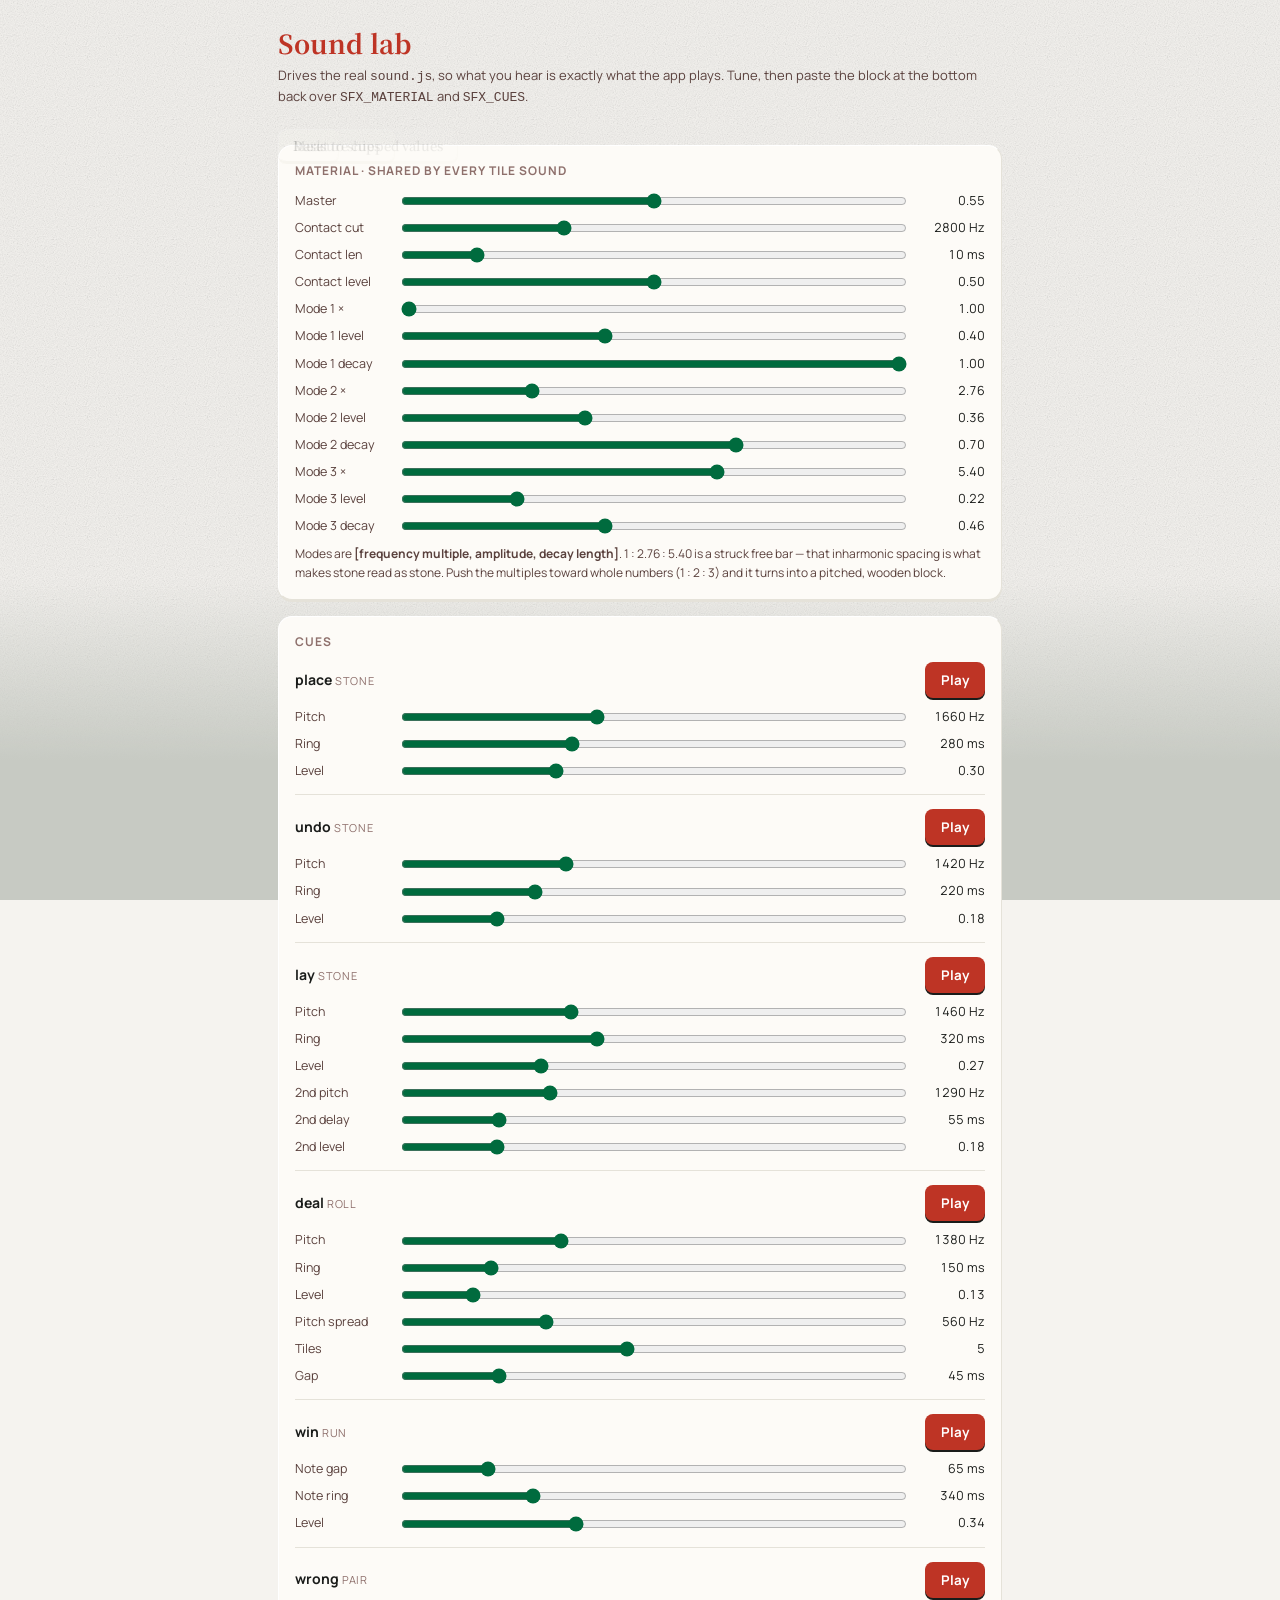
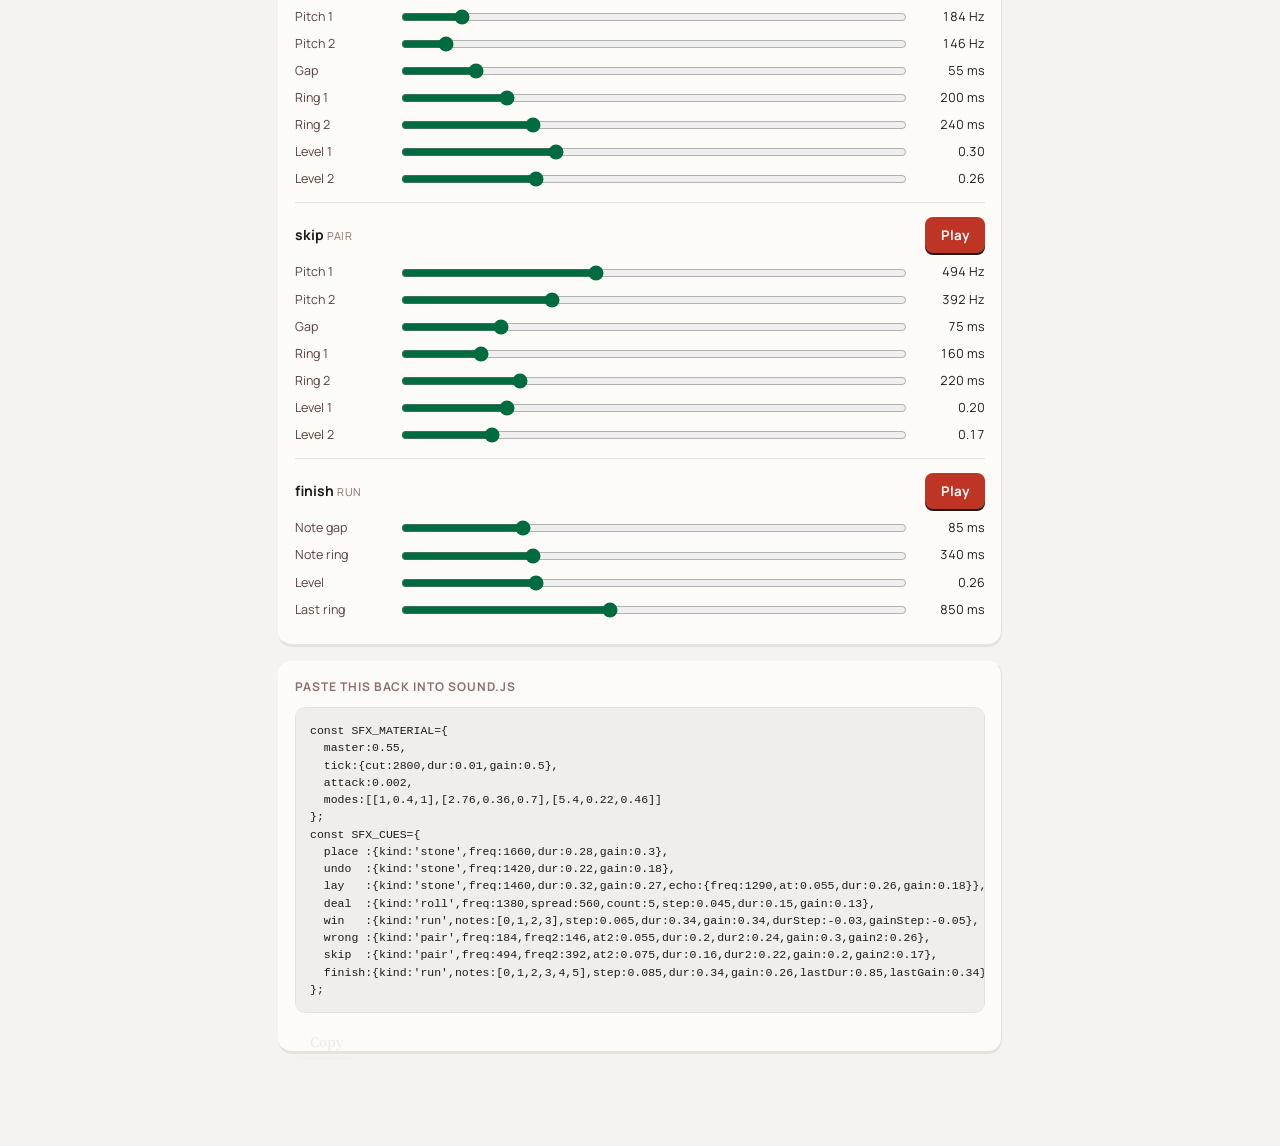
<file: sound-lab.html>
<!doctype html>
<html lang="en" data-theme="light">
<head>
<meta charset="utf-8">
<meta name="viewport" content="width=device-width,initial-scale=1,viewport-fit=cover">
<meta name="robots" content="noindex">
<title>Sound lab · Hanzi Daily</title>
<link href="https://fonts.googleapis.com/css2?family=Manrope:wght@400;500;600;700;800&family=Noto+Serif+SC:wght@400;600;700&display=swap" rel="stylesheet">
<link rel="stylesheet" href="styles.css">
<style>
  /* styles.css paints a fixed vignette on body::before at z-index 0; the app
     clears it with .app{position:relative;z-index:1} and this page must too,
     or its lower half sits under the wash */
  .lab{max-width:760px;margin:0 auto;padding:24px 18px 80px;position:relative;z-index:1}
  .lab h1{font-family:var(--hanzi);font-size:26px;color:var(--seal);margin:0 0 4px}
  .lab .sub{color:var(--muted);font-size:13px;margin:0 0 22px}
  .lab section{background:var(--tile-face);border-radius:14px;padding:16px;margin-bottom:16px;
    border:1.5px solid var(--tile-lo);border-top-color:var(--tile-hi);border-left-color:var(--tile-hi);
    box-shadow:0 2px 0 0 var(--tile-lo)}
  .lab h2{font-size:12px;letter-spacing:.08em;text-transform:uppercase;color:var(--quiet);margin:0 0 12px}
  .row{display:grid;grid-template-columns:96px 1fr 68px;align-items:center;gap:10px;margin-bottom:9px}
  .row label{font-size:12.5px;color:var(--muted)}
  .row output{font-size:12.5px;font-variant-numeric:tabular-nums;color:var(--ink);text-align:right}
  input[type=range]{width:100%;accent-color:var(--jade)}
  .cue{border-top:1px solid var(--line);padding-top:14px;margin-top:14px}
  .cue:first-of-type{border-top:0;padding-top:0;margin-top:0}
  .cuehead{display:flex;align-items:center;justify-content:space-between;gap:10px;margin-bottom:10px}
  .cuename{font-weight:700;font-size:14px}
  .kind{font-size:11px;color:var(--quiet);text-transform:uppercase;letter-spacing:.06em}
  button{font-family:var(--ui);cursor:pointer}
  .play{background:var(--seal);color:#fff;border:0;border-radius:8px;padding:9px 16px;font-weight:700;
    box-shadow:0 2px 0 0 var(--btn-edge)}
  .play:active{transform:translateY(2px);box-shadow:none}
  /* --tile-face, not --bg: the page background is --bg, so a ghost button on it
     would read as a floating border with nothing inside */
  .ghost{background:var(--tile-face);color:var(--ink);border:1.5px solid var(--tile-lo);
    border-top-color:var(--tile-hi);border-left-color:var(--tile-hi);border-radius:8px;
    padding:9px 14px;font-weight:600;font-size:13px;box-shadow:0 2px 0 0 var(--tile-lo)}
  .ghost:active{transform:translateY(2px);box-shadow:none}
  .bar{display:flex;gap:8px;flex-wrap:wrap;margin-bottom:16px}
  pre{background:var(--well);border:1px solid var(--line);border-radius:10px;padding:14px;
    font-size:11.5px;line-height:1.5;overflow-x:auto;white-space:pre;color:var(--ink);margin:0}
  .hint{font-size:12px;color:var(--muted);margin:10px 0 0}
  .meter{font-size:12px;color:var(--muted);font-variant-numeric:tabular-nums;margin-top:10px}
  .meter b{color:var(--ink);font-weight:700}
</style>
</head>
<body>
<div class="lab">
  <h1>Sound lab</h1>
  <p class="sub">Drives the real <code>sound.js</code>, so what you hear is exactly what the app plays.
     Tune, then paste the block at the bottom back over <code>SFX_MATERIAL</code> and <code>SFX_CUES</code>.</p>

  <div class="bar">
    <button class="ghost" id="theme">Dark</button>
    <button class="ghost" id="reset">Reset to shipped values</button>
    <button class="ghost" id="measure">Measure cues</button>
  </div>

  <section>
    <h2>Material · shared by every tile sound</h2>
    <div id="material"></div>
    <p class="hint">Modes are <b>[frequency multiple, amplitude, decay length]</b>. 1 : 2.76 : 5.40 is a struck
       free bar — that inharmonic spacing is what makes stone read as stone. Push the multiples toward whole
       numbers (1 : 2 : 3) and it turns into a pitched, wooden block.</p>
  </section>

  <section>
    <h2>Cues</h2>
    <div id="cues"></div>
  </section>

  <section>
    <h2>Paste this back into sound.js</h2>
    <pre id="out"></pre>
    <div class="bar" style="margin:12px 0 0"><button class="ghost" id="copy">Copy</button></div>
    <div class="meter" id="meter"></div>
  </section>
</div>

<script src="sound.js"></script>
<script>
const $=id=>document.getElementById(id);
const SHIPPED=JSON.parse(JSON.stringify({m:SFX_MATERIAL,c:SFX_CUES}));
const num=v=>Math.round(v*1000)/1000;

/* every slider is [object, key, min, max, step, label] against the live objects */
function slider(host,obj,key,min,max,step,label,fmt){
  const row=document.createElement('div');row.className='row';
  const id='s'+Math.random().toString(36).slice(2);
  row.innerHTML=`<label for="${id}">${label}</label><input id="${id}" type="range" min="${min}" max="${max}" step="${step}"><output></output>`;
  const input=row.querySelector('input'),out=row.querySelector('output');
  const show=()=>out.textContent=(fmt||(v=>v))(obj[key]);
  input.value=obj[key];show();
  input.oninput=()=>{obj[key]=parseFloat(input.value);show();emit()};
  host.append(row);
  return ()=>{input.value=obj[key];show()};
}
const hz=v=>Math.round(v)+' Hz',ms=v=>Math.round(v*1000)+' ms',n2=v=>v.toFixed(2);
const refreshers=[];

function buildMaterial(){
  const host=$('material');host.innerHTML='';
  refreshers.push(slider(host,SFX_MATERIAL,'master',.1,1,.01,'Master',n2));
  refreshers.push(slider(host,SFX_MATERIAL.tick,'cut',400,8000,50,'Contact cut',hz));
  refreshers.push(slider(host,SFX_MATERIAL.tick,'dur',.002,.06,.001,'Contact len',ms));
  refreshers.push(slider(host,SFX_MATERIAL.tick,'gain',0,1,.01,'Contact level',n2));
  SFX_MATERIAL.modes.forEach((mode,i)=>{
    const wrap=document.createElement('div');wrap.style.marginTop='8px';host.append(wrap);
    refreshers.push(slider(wrap,mode,0,1,8,.01,`Mode ${i+1} ×`,n2));
    refreshers.push(slider(wrap,mode,1,0,1,.01,`Mode ${i+1} level`,n2));
    refreshers.push(slider(wrap,mode,2,.1,1,.01,`Mode ${i+1} decay`,n2));
  });
}
function buildCues(){
  const host=$('cues');host.innerHTML='';
  Object.entries(SFX_CUES).forEach(([name,c])=>{
    const box=document.createElement('div');box.className='cue';
    box.innerHTML=`<div class="cuehead"><span><span class="cuename">${name}</span>
      <span class="kind">${c.kind}</span></span><button class="play">Play</button></div>`;
    box.querySelector('.play').onclick=()=>sfx(name);
    const body=document.createElement('div');box.append(body);
    if(c.kind==='stone'||c.kind==='roll'){
      refreshers.push(slider(body,c,'freq',200,4000,10,'Pitch',hz));
      refreshers.push(slider(body,c,'dur',.02,.8,.01,'Ring',ms));
      refreshers.push(slider(body,c,'gain',0,1,.01,'Level',n2));
    }
    if(c.kind==='roll'){
      refreshers.push(slider(body,c,'spread',0,2000,10,'Pitch spread',hz));
      refreshers.push(slider(body,c,'count',1,10,1,'Tiles',v=>v));
      refreshers.push(slider(body,c,'step',.01,.2,.005,'Gap',ms));
    }
    if(c.echo){
      refreshers.push(slider(body,c.echo,'freq',200,4000,10,'2nd pitch',hz));
      refreshers.push(slider(body,c.echo,'at',0,.3,.005,'2nd delay',ms));
      refreshers.push(slider(body,c.echo,'gain',0,1,.01,'2nd level',n2));
    }
    if(c.kind==='pair'){
      refreshers.push(slider(body,c,'freq',60,1200,2,'Pitch 1',hz));
      refreshers.push(slider(body,c,'freq2',60,1200,2,'Pitch 2',hz));
      refreshers.push(slider(body,c,'at2',0,.4,.005,'Gap',ms));
      refreshers.push(slider(body,c,'dur',.05,.8,.01,'Ring 1',ms));
      refreshers.push(slider(body,c,'dur2',.05,.8,.01,'Ring 2',ms));
      refreshers.push(slider(body,c,'gain',0,1,.01,'Level 1',n2));
      refreshers.push(slider(body,c,'gain2',0,1,.01,'Level 2',n2));
    }
    if(c.kind==='run'){
      refreshers.push(slider(body,c,'step',.02,.3,.005,'Note gap',ms));
      refreshers.push(slider(body,c,'dur',.05,1.2,.01,'Note ring',ms));
      refreshers.push(slider(body,c,'gain',0,1,.01,'Level',n2));
      if(c.lastDur!==undefined)refreshers.push(slider(body,c,'lastDur',.05,2,.01,'Last ring',ms));
    }
    host.append(box);
  });
}
function emit(){
  const m=SFX_MATERIAL;
  const modes=m.modes.map(x=>`[${num(x[0])},${num(x[1])},${num(x[2])}]`).join(',');
  const cues=Object.entries(SFX_CUES).map(([k,c])=>{
    const parts=Object.entries(c).map(([key,v])=>{
      if(Array.isArray(v))return `${key}:[${v.join(',')}]`;
      if(typeof v==='object')return `${key}:{${Object.entries(v).map(([a,b])=>`${a}:${num(b)}`).join(',')}}`;
      return `${key}:${typeof v==='number'?num(v):`'${v}'`}`;
    });
    return `  ${k.padEnd(6)}:{${parts.join(',')}}`;
  }).join(',\n');
  $('out').textContent=
`const SFX_MATERIAL={
  master:${num(m.master)},
  tick:{cut:${num(m.tick.cut)},dur:${num(m.tick.dur)},gain:${num(m.tick.gain)}},
  attack:${num(m.attack)},
  modes:[${modes}]
};
const SFX_CUES={
${cues}
};`;
}
/* renders each cue offline and reports peak level and brightness, so tuning by
   ear can be sanity-checked against numbers */
async function measure(){
  $('meter').textContent='measuring…';
  const OAC=window.OfflineAudioContext||window.webkitOfflineAudioContext;
  const rows=[];
  for(const name of Object.keys(SFX_CUES)){
    const off=new OAC(1,Math.ceil(44100*2),44100);
    const s1=sfxCtx,s2=sfxMaster,s3=sfxNoise;
    sfxCtx=off;sfxMaster=off.createGain();sfxMaster.gain.value=SFX_MATERIAL.master;
    sfxMaster.connect(off.destination);
    const n=Math.floor(off.sampleRate*.2);sfxNoise=off.createBuffer(1,n,off.sampleRate);
    const d=sfxNoise.getChannelData(0);for(let i=0;i<n;i++)d[i]=Math.random()*2-1;
    sfx(name);
    const buf=await off.startRendering();
    sfxCtx=s1;sfxMaster=s2;sfxNoise=s3;
    const ch=buf.getChannelData(0);
    let peak=0,clip=0;
    for(let i=0;i<ch.length;i++){const a=Math.abs(ch[i]);if(a>peak)peak=a;if(a>=1)clip++}
    const thr=peak*.0316;let ring=0;
    for(let i=ch.length-1;i>=0;i--){if(Math.abs(ch[i])>thr){ring=i;break}}
    // brightness: log-spaced DFT centroid just past the transient
    const N=4096,o=Math.min(Math.round(44100*.03),ch.length-N-1);let numr=0,den=0;
    for(let b=0;b<40;b++){
      const f=120*Math.pow(2,b*(Math.log2(14000/120)/39)),w=2*Math.PI*f/44100;
      let re=0,im=0;
      for(let i=0;i<N;i++){const s=ch[o+i]*(.5-.5*Math.cos(2*Math.PI*i/N));re+=s*Math.cos(w*i);im+=s*Math.sin(w*i)}
      const mag=Math.hypot(re,im);numr+=f*mag;den+=mag;
    }
    rows.push(`${name.padEnd(7)} ${(20*Math.log10(peak)).toFixed(1).padStart(6)} dBFS   ring ${String(Math.round(ring/44.1)).padStart(4)} ms   bright ${String(den?Math.round(numr/den):0).padStart(5)} Hz${clip?'   ⚠ CLIPPING':''}`);
  }
  $('meter').innerHTML='<b>peak · ring to −30dB · spectral centroid</b><br><pre style="margin-top:8px">'+rows.join('\n')+'</pre>';
}
$('measure').onclick=measure;
$('copy').onclick=async()=>{try{await navigator.clipboard.writeText($('out').textContent);$('copy').textContent='Copied';setTimeout(()=>$('copy').textContent='Copy',1200)}catch(e){$('copy').textContent='Select it manually'}};
$('reset').onclick=()=>{
  const s=JSON.parse(JSON.stringify(SHIPPED));
  Object.assign(SFX_MATERIAL,s.m);
  Object.keys(SFX_CUES).forEach(k=>delete SFX_CUES[k]);
  Object.assign(SFX_CUES,s.c);
  refreshers.length=0;buildMaterial();buildCues();emit();
};
$('theme').onclick=()=>{
  const dark=document.documentElement.dataset.theme==='dark';
  document.documentElement.dataset.theme=dark?'light':'dark';
  $('theme').textContent=dark?'Dark':'Light';
};
buildMaterial();buildCues();emit();
</script>
</body>
</html>
</file>
<file: styles.css>
/* ============================================================
   Ink & Ivory — the palette is a traditional triad (cinnabar,
   ink, jade) on a bone-white ivory substrate. Depth comes from
   "tile" construction: a light top-left edge, a bone-shadow
   bottom-right recede, and a stacked shadow underneath, so
   cards read as physical pieces rather than flat panels.
   ============================================================ */
:root{
  --bg:#F5F3EF;        /* page surface, sits behind the ivory tiles */
  --card:#FDFBF7;      /* ivory */
  --ink:#1A1C1A;
  --muted:#5A413D;     /* warm on-surface-variant */
  --quiet:#8E706C;     /* outline — quieter still, for uppercase labels */
  --line:#E5E2D9;      /* bone-shadow, the tile's receding edge */
  --line-strong:#D6D2C6;
  --seal:#BE3425;      /* cinnabar */
  --seal-deep:#9C1A0F;
  --seal-tint:#FFDFDA;
  --jade:#006B3E;
  --jade-tint:#DCEFE4;
  --gold:#B87D0C;
  --fill:#1A1C1A;      /* filled controls */
  --on-fill:#FDFBF7;
  --seal2:#BE3425;
  --btn-edge:#1A1C1A;   /* engraved bottom edge on cinnabar buttons */
  --on-jade:#FFFFFF;
  /* tile construction */
  --tile-face:#FDFBF7;
  --tile-hi:#FFFFFF;                    /* top-left highlight */
  --tile-lo:#E5E2D9;                    /* bottom-right recede */
  --tile-inset:inset 0 1px 2px rgba(255,255,255,.8);
  --well:#EFEEEA;              /* recessed surface a glyph is engraved into */
  --tile-back:#0E7A48;        /* mahjong tile backing, seen at the bottom lip */
  --tile-back-deep:#06542F;   /* its shaded underside */
  --tile-stack:var(--tile-inset),0 3px 0 0 var(--tile-back),0 4px 0 0 var(--tile-back-deep),0 6px 7px -3px rgba(0,0,0,.22);
  --tile-stack-press:var(--tile-inset),0 1px 0 0 var(--tile-back),0 2px 0 0 var(--tile-back-deep);
  --tile-lift:0 1px 0 0 var(--tile-lo),0 4px 12px rgba(0,0,0,.05);
  --tile-lift-hi:0 2px 0 0 var(--tile-lo),0 6px 16px rgba(0,0,0,.08);
  --tile-ink-bg:rgba(26,28,26,.05);
  --tile-ink-border:rgba(26,28,26,.15);
  --tile-ink-border-hover:rgba(26,28,26,.25);
  --tile-jade-bg:rgba(0,107,62,.05);
  --tile-jade-border:rgba(0,107,62,.18);
  --tile-jade-border-hover:rgba(0,107,62,.3);
  /* felt table — the recognition screen's own surface. The playing tiles on it
     stay bone in both themes: a mahjong tile is ivory whatever the room's lit like. */
  --felt:#17503F;
  --felt-deep:#0E332A;
  --felt-edge:#2C6B57;
  --on-felt:#FFF7E6;
  --on-felt-dim:#CFE0D4;
  --felt-ok:#6FD69B;
  --felt-bad:#FFA894;
  --felt-gold:#E9C881;
  --rail:#8F6340;
  --rail-deep:#3C2B21;
  --felt-tile:#FDFBF7;
  --felt-tile-hi:#FFFFFF;
  --felt-tile-lo:#E5E2D9;
  --felt-tile-ink:#1A1C1A;
  --hanzi:"Noto Serif SC","Songti SC","SimSun",serif;
  --ui:"Manrope",ui-sans-serif,-apple-system,"Segoe UI",system-ui,sans-serif;
}
html[data-theme="dark"]{
  /* the same tiles carved from dark stone rather than bone */
  --bg:#141513;
  --card:#212220;
  --ink:#F2F0ED;
  --muted:#A99691;
  --quiet:#8E7B77;
  --line:#33342F;
  --line-strong:#454745;
  --seal:#E5604E;
  --seal-deep:#BE3425;
  --seal-tint:rgba(229,96,78,.16);
  --jade:#4FBF88;
  --jade-tint:rgba(79,191,136,.14);
  --gold:#E0A83C;
  --fill:#F2F0ED;
  --on-fill:#17181C;
  --seal2:#E5604E;
  --btn-edge:#7A2317;
  --on-jade:#0E120F;
  --well:#191A18;
  --tile-face:#212220;
  --tile-hi:rgba(255,255,255,.07);
  --tile-lo:#0D0E0C;
  --tile-inset:inset 0 1px 2px rgba(255,255,255,.05);
  --tile-lift:0 1px 0 0 var(--tile-lo),0 4px 12px rgba(0,0,0,.4);
  --tile-lift-hi:0 2px 0 0 var(--tile-lo),0 6px 16px rgba(0,0,0,.5);
  --tile-ink-bg:rgba(242,240,237,.11);
  --tile-ink-border:rgba(242,240,237,.23);
  --tile-ink-border-hover:rgba(242,240,237,.33);
  --tile-jade-bg:rgba(79,191,136,.11);
  --tile-jade-border:rgba(79,191,136,.23);
  --tile-jade-border-hover:rgba(79,191,136,.33);
  /* the table is lit lower at night; the tiles on it are not repainted */
  --felt:#144134;
  --felt-deep:#0B2620;
  --felt-edge:#245646;
  --on-felt:#F2EAD6;
  --on-felt-dim:#B9CDBE;
  --rail:#6B4A30;
  --rail-deep:#2A1E17;
}
html[data-theme="dark"] body{-webkit-font-smoothing:auto}
*{margin:0;padding:0;box-sizing:border-box;-webkit-tap-highlight-color:transparent}
html,body{height:100%;overscroll-behavior:none}

/* smooth theme switch */
.theme-transitioning,
.theme-transitioning *{
  transition:background-color .38s ease, color .38s ease, border-color .38s ease,
             box-shadow .38s ease, fill .38s ease, stroke .38s ease !important;
}
body{background:var(--bg);color:var(--ink);font-family:var(--ui);font-size:14px;line-height:1.45;
  -webkit-font-smoothing:antialiased}
body::before{content:"";position:fixed;inset:0;pointer-events:none;z-index:0;
  background-image:linear-gradient(0deg, #C7CAC3 0px, #C7CAC3 140px, rgba(199,202,195,0) 320px), url("data:image/svg+xml,%3Csvg xmlns='http://www.w3.org/2000/svg' width='120' height='120'%3E%3Cfilter id='n'%3E%3CfeTurbulence type='fractalNoise' baseFrequency='0.9' numOctaves='2' stitchTiles='stitch'/%3E%3CfeColorMatrix type='saturate' values='0'/%3E%3C/filter%3E%3Crect width='120' height='120' filter='url(%23n)' opacity='0.35'/%3E%3C/svg%3E");
  background-repeat:no-repeat,repeat;opacity:1}
html[data-theme="dark"] body::before{background-image:linear-gradient(0deg, rgba(255,255,255,.03) 0px, rgba(255,255,255,0) 320px), url("data:image/svg+xml,%3Csvg xmlns='http://www.w3.org/2000/svg' width='120' height='120'%3E%3Cfilter id='n'%3E%3CfeTurbulence type='fractalNoise' baseFrequency='0.9' numOctaves='2' stitchTiles='stitch'/%3E%3CfeColorMatrix type='saturate' values='0'/%3E%3C/filter%3E%3Crect width='120' height='120' filter='url(%23n)' opacity='0.12'/%3E%3C/svg%3E");}
.app{max-width:440px;margin:0 auto;min-height:100vh;
  padding:calc(22px + env(safe-area-inset-top)) 18px calc(44px + env(safe-area-inset-bottom));
  position:relative;z-index:1}
.screen{display:none;animation:slidein .32s cubic-bezier(.22,.68,0,1);contain:layout paint}
.screen.active{display:block}
@keyframes slidein{from{opacity:0;transform:translateX(-28px)}to{opacity:1;transform:none}}
@media (prefers-reduced-motion:reduce){.screen{animation:none}
  .listrow:not(.listrow-static):hover .sealic{transform:none}}
button{font-family:var(--ui)}
button:focus-visible{outline:2px solid var(--ink);outline-offset:2px;border-radius:8px}

/* ---------- seal monogram (signature element) ---------- */
.sealic{width:40px;height:40px;flex-shrink:0;background:var(--seal);color:#fff;border-radius:9px;
  display:flex;align-items:center;justify-content:center;font-family:var(--hanzi);font-size:18px;font-weight:600;
  transform:rotate(-2deg);box-shadow:inset 0 0 0 1px rgba(255,255,255,.4),inset 0 0 0 3px var(--seal),0 0 0 2px var(--jade)}
.sealic.quiet{background:var(--seal2);box-shadow:inset 0 0 0 1px rgba(255,255,255,.35),inset 0 0 0 3px var(--seal2),0 0 0 2px var(--jade)}
html[data-theme="dark"] .sealic.quiet{color:#fff}
html[data-theme="dark"] .tile.ink,
html[data-theme="dark"] .tile.jade{
  background:linear-gradient(180deg, rgba(255,255,255,.1), rgba(255,255,255,.03));backdrop-filter:blur(22px) saturate(180%);-webkit-backdrop-filter:blur(22px) saturate(180%);border:1px solid rgba(255,255,255,.14);
  box-shadow:inset 0 1px 1px rgba(255,255,255,.12),inset 0 0 0 1px rgba(65,179,131,.18),0 12px 26px -6px rgba(0,0,0,.5),0 2px 6px rgba(0,0,0,.3)}
html[data-theme="dark"] .tile.ink:hover,
html[data-theme="dark"] .tile.jade:hover{
  box-shadow:inset 0 0 0 1px rgba(65,179,131,.32),0 4px 0 rgba(8,55,30,.9),0 9px 20px rgba(0,0,0,.38)}
html[data-theme="dark"] .tile .sealic.quiet{
  background:#FEFEF8;color:var(--seal);
  box-shadow:inset 0 0 0 1.5px rgba(31,133,87,.3),inset 0 0 0 4px rgba(31,133,87,.08)}
html[data-theme="dark"] .tile .sealic.jade{
  background:#FEFEF8;color:var(--seal);
  box-shadow:inset 0 0 0 1.5px rgba(31,133,87,.35),inset 0 0 0 4px rgba(31,133,87,.09)}
html[data-theme="dark"] .card{
  background:linear-gradient(180deg, rgba(255,255,255,.1), rgba(255,255,255,.03));backdrop-filter:blur(22px) saturate(180%);-webkit-backdrop-filter:blur(22px) saturate(180%);border:1px solid rgba(255,255,255,.14);
  box-shadow:inset 0 1px 1px rgba(255,255,255,.12),inset 0 0 0 1px rgba(65,179,131,.18),0 12px 26px -6px rgba(0,0,0,.5),0 2px 6px rgba(0,0,0,.3)}
html[data-theme="dark"] .card:hover{
  box-shadow:inset 0 0 0 1px rgba(65,179,131,.32),0 4px 0 rgba(8,55,30,.9),0 9px 20px rgba(0,0,0,.38)}
html[data-theme="dark"] .card .sealic{
  background:#FEFEF8;color:var(--seal);
  box-shadow:inset 0 0 0 1.5px rgba(31,133,87,.3),inset 0 0 0 4px rgba(31,133,87,.08)}
.sealic.jade{background:#fff;color:var(--jade);box-shadow:inset 0 0 0 1px rgba(255,255,255,.35),inset 0 0 0 3px #fff,0 0 0 2px var(--jade)}
.sealic.lg{width:56px;height:56px;font-size:26px;border-radius:12px;margin:0 auto}

/* ---------- header ---------- */
.hero{text-align:center;padding:24px 0 46px;position:relative;overflow:hidden}
.eyebrow{font-size:12px;letter-spacing:.16em;color:var(--seal);font-weight:700;margin-bottom:10px}
.hero h1{font-family:var(--hanzi);font-weight:700;font-size:25px;letter-spacing:.01em}
.hero .sub{color:var(--muted);font-size:13px;margin-top:7px}
.topbar{display:flex;align-items:center;gap:10px;margin-bottom:16px}
.topbar h2{font-size:18px;font-weight:700;flex:1;letter-spacing:-.01em;text-align:center}
.linkbtn{background:none;border:none;color:var(--muted);font-size:13.5px;font-weight:500;cursor:pointer;padding:6px 2px}
.linkbtn:hover,.linkbtn:focus-visible{color:var(--seal)}
.sechead{font-size:12px;color:var(--muted);font-weight:700;letter-spacing:.08em;text-transform:uppercase;margin:20px 0 10px}
.versionfooter{text-align:center;font-size:11px;color:var(--muted);opacity:0.55;margin:28px 0 8px;letter-spacing:.02em}
.hint{color:var(--muted);font-size:13px;margin-bottom:14px;line-height:1.55}

/* ---------- home cards ---------- */
.cards{display:flex;flex-direction:column;gap:10px}
.cards:has(.card:not(.hero)), .rows:has(.card:not(.hero)){position:relative;background:linear-gradient(180deg, rgba(255,255,255,.68), rgba(255,255,255,.32));backdrop-filter:blur(26px) saturate(200%);-webkit-backdrop-filter:blur(26px) saturate(200%);border:1px solid rgba(255,255,255,.75);border-radius:22px;padding:4px 14px;gap:0;
  box-shadow:inset 0 1px 1px rgba(255,255,255,.9),inset 0 0 0 1px rgba(31,133,87,.12),0 14px 30px -8px rgba(18,88,55,.26),0 2px 8px rgba(0,0,0,.08)}
html[data-theme="dark"] .cards:has(.card:not(.hero)), html[data-theme="dark"] .rows:has(.card:not(.hero)){background:linear-gradient(180deg, rgba(255,255,255,.1), rgba(255,255,255,.03));backdrop-filter:blur(26px) saturate(200%);-webkit-backdrop-filter:blur(26px) saturate(200%);border:1px solid rgba(255,255,255,.14);
  box-shadow:inset 0 1px 1px rgba(255,255,255,.12),inset 0 0 0 1px rgba(65,179,131,.18),0 14px 30px -8px rgba(0,0,0,.5),0 2px 8px rgba(0,0,0,.3)}
.cards .card:not(.hero), .rows .card:not(.hero){background:none;backdrop-filter:none;-webkit-backdrop-filter:none;border:none;box-shadow:none;border-radius:10px;padding:13px 2px;transition:background .15s ease}
.cards .card:not(.hero)::before,.cards .card:not(.hero)::after, .rows .card:not(.hero)::before,.rows .card:not(.hero)::after{display:none}
.cards .card:not(.hero):hover, .rows .card:not(.hero):hover, .cards .card:not(.hero):active, .rows .card:not(.hero):active{background:rgba(0,0,0,.05)}
html[data-theme="dark"] .cards .card:not(.hero):hover, html[data-theme="dark"] .rows .card:not(.hero):hover, html[data-theme="dark"] .cards .card:not(.hero):active, html[data-theme="dark"] .rows .card:not(.hero):active{background:rgba(255,255,255,.06)}
.cards .card:not(.hero)+.card:not(.hero), .rows .card:not(.hero)+.card:not(.hero){border-top:1px solid rgba(31,133,87,.14)}
html[data-theme="dark"] .cards .card:not(.hero)+.card:not(.hero), html[data-theme="dark"] .rows .card:not(.hero)+.card:not(.hero){border-top-color:rgba(65,179,131,.18)}
.cards .card:not(.hero) .sealic, .rows .card:not(.hero) .sealic{transition:transform .25s cubic-bezier(.34,1.56,.64,1)}
.cards .card:not(.hero):hover .sealic, .rows .card:not(.hero):hover .sealic, .cards .card:not(.hero):active .sealic, .rows .card:not(.hero):active .sealic{transform:rotate(-10deg) scale(1.06)}
.card{display:flex;align-items:center;gap:14px;position:relative;overflow:hidden;background:linear-gradient(180deg, rgba(255,255,255,.68), rgba(255,255,255,.32));backdrop-filter:blur(26px) saturate(200%);-webkit-backdrop-filter:blur(26px) saturate(200%);border:1px solid rgba(255,255,255,.75);
  border-radius:20px;padding:15px 16px;cursor:pointer;text-align:left;color:var(--ink);width:100%;
  box-shadow:inset 0 1px 1px rgba(255,255,255,.9),inset 0 0 0 1px rgba(31,133,87,.12),0 14px 30px -8px rgba(18,88,55,.26),0 2px 8px rgba(0,0,0,.08);
  transition:border-color .12s,box-shadow .14s,transform .08s}
.card::before{content:"";position:absolute;top:0;left:0;right:0;height:50%;pointer-events:none;
  background:linear-gradient(180deg, rgba(255,255,255,.65), rgba(255,255,255,0));border-radius:20px 20px 0 0}
.card::after{content:"";position:absolute;top:-40%;left:-15%;width:60%;height:100%;pointer-events:none;
  background:radial-gradient(closest-side, rgba(255,255,255,.55), rgba(255,255,255,0) 70%);transform:rotate(-15deg)}
.card:hover{border-color:#2aab6e;
  box-shadow:inset 0 0 0 1px rgba(31,133,87,.26),0 4px 0 rgba(18,88,55,.52),0 8px 18px rgba(0,0,0,.1)}
.card:active{transform:scale(.99) translateY(2px);
  box-shadow:inset 0 0 0 1px rgba(31,133,87,.18),0 1px 0 rgba(18,88,55,.45),0 2px 6px rgba(0,0,0,.07)!important}
.card .tt{font-size:14.5px;font-weight:600;letter-spacing:-.005em}
.card .dd{font-size:12.5px;color:var(--muted);margin-top:3px;line-height:1.5}
.card .chev{margin-left:auto;color:#C4C4BD;font-size:16px}
.refresherbadge{flex-shrink:0;background:var(--seal);color:#fff;font-size:11.5px;font-weight:700;
  border-radius:99px;padding:3px 9px;margin-left:8px}
.refresherstart{display:flex;align-items:center;gap:14px;background:none;border:none;padding:0;
  cursor:pointer;text-align:left;color:var(--ink);width:100%;font-family:var(--ui)}
.refresherscope{display:flex;align-items:center;justify-content:space-between;background:var(--bg);
  border:1px solid var(--line);border-radius:10px;padding:9px 12px;cursor:pointer;
  font-size:12.5px;color:var(--muted);font-family:var(--ui);width:100%}
.refresherscope b{color:var(--ink);font-weight:600}
.refresherscope .chev{color:#C4C4BD;font-size:15px}
.card .sealic{background:#FEFEF8;color:var(--seal);
  box-shadow:inset 0 0 0 1.5px rgba(31,133,87,.3),inset 0 0 0 4px rgba(31,133,87,.08)}

/* ---------- hero card (Learn / Word list) ---------- */
.card.hero{position:relative;overflow:hidden;align-items:flex-start;border-radius:20px;padding:26px 22px;
  gap:16px}
.card.hero .sealic{width:56px;height:56px;font-size:25px;border-radius:13px;background:#FEFEF8;color:var(--seal);
  box-shadow:inset 0 0 0 1.5px rgba(31,133,87,.3),inset 0 0 0 4px rgba(31,133,87,.08)}
.card.hero .tt{font-size:17px}
.card.hero .dd{font-size:13px;margin-top:5px;line-height:1.55}
.card.hero .cta{margin-top:14px;display:inline-flex;align-items:center;gap:6px;font-size:12.5px;
  font-weight:700;color:var(--seal)}

/* ---------- ghost glyph watermark ---------- */
.ghost{position:absolute;font-family:var(--hanzi);font-weight:600;line-height:1;pointer-events:none;
  z-index:0;opacity:.07}
@media (prefers-reduced-motion:no-preference){.ghost{opacity:.07}}
.ghost.heroghost{top:-30px;left:50%;transform:translateX(-50%);font-size:150px;color:var(--ink);opacity:.05}
.ghost.cardghost{right:-14px;bottom:-26px;font-size:150px;color:var(--seal)}
.ghost.tileghost{right:-10px;bottom:-20px;font-size:96px;color:var(--ink);transform:rotate(-6deg)}
.ghost.tileghost.jadeghost{color:var(--jade)}

/* ---------- 2-column tinted tile grid (Practice / Review) ---------- */
.tilegrid{display:grid;grid-template-columns:1fr 1fr;gap:10px}
.tile{position:relative;overflow:hidden;text-align:left;border:none;cursor:pointer;
  display:flex;flex-direction:column;gap:8px;border-radius:16px;padding:18px;
  color:var(--ink);font-family:var(--ui);transition:border-color .12s,box-shadow .14s,transform .08s}
.tile.practice{min-height:158px}
/* mahjong tile style */
.tile.ink{position:relative;background:linear-gradient(180deg, rgba(255,255,255,.55), rgba(255,255,255,.22));backdrop-filter:blur(22px) saturate(180%);-webkit-backdrop-filter:blur(22px) saturate(180%);border:1px solid rgba(255,255,255,.55);
  box-shadow:inset 0 1px 1px rgba(255,255,255,.8),inset 0 0 0 1px rgba(31,133,87,.12),0 10px 24px -6px rgba(18,88,55,.22),0 2px 6px rgba(0,0,0,.06)}
.tile.ink:hover{border-color:#2aab6e;
  box-shadow:inset 0 0 0 1px rgba(31,133,87,.26),0 4px 0 rgba(18,88,55,.52),0 8px 18px rgba(0,0,0,.1)}
.tile.jade{position:relative;background:linear-gradient(180deg, rgba(255,255,255,.55), rgba(255,255,255,.22));backdrop-filter:blur(22px) saturate(180%);-webkit-backdrop-filter:blur(22px) saturate(180%);border:1px solid rgba(255,255,255,.55);
  box-shadow:inset 0 1px 1px rgba(255,255,255,.8),inset 0 0 0 1px rgba(31,133,87,.12),0 10px 24px -6px rgba(18,88,55,.22),0 2px 6px rgba(0,0,0,.06)}
.tile.jade:hover{border-color:#2aab6e;
  box-shadow:inset 0 0 0 1px rgba(31,133,87,.26),0 4px 0 rgba(18,88,55,.52),0 8px 18px rgba(0,0,0,.1)}
.tile:active{transform:scale(.99) translateY(2px);
  box-shadow:inset 0 0 0 1px rgba(31,133,87,.18),0 1px 0 rgba(18,88,55,.45),0 2px 6px rgba(0,0,0,.07)!important}
/* sealic icon inside a tile — mini mahjong tile character */
.tile .sealic{position:relative;width:42px;height:42px;font-size:19px;border-radius:11px}
.tile .sealic.quiet{background:#FEFEF8;color:var(--seal);
  box-shadow:inset 0 0 0 1.5px rgba(31,133,87,.3),inset 0 0 0 4px rgba(31,133,87,.08)}
.tile .sealic.jade{background:#FEFEF8;color:var(--seal);
  box-shadow:inset 0 0 0 1.5px rgba(31,133,87,.35),inset 0 0 0 4px rgba(31,133,87,.09)}
.tile .tt{position:relative;font-size:14.5px;font-weight:600;letter-spacing:-.005em}
.tile .dd{position:relative;font-size:12px;color:var(--muted);line-height:1.5}

/* ---------- tabs ---------- */
.tabs{display:flex;gap:7px;margin-bottom:13px;overflow-x:auto;padding-bottom:2px}
.tab{border:1px solid var(--line);background:var(--card);color:var(--muted);border-radius:99px;
  padding:7px 14px;font-size:13px;font-weight:600;cursor:pointer;white-space:nowrap}
.tab.on{background:var(--fill);border-color:var(--fill);color:var(--on-fill)}

/* ---------- word rows ---------- */
.rows{display:flex;flex-direction:column;gap:8px}
.wrow{display:flex;align-items:center;gap:13px;background:var(--card);border:1px solid var(--line);
  border-radius:12px;padding:11px 14px;cursor:pointer;width:100%;text-align:left;color:var(--ink)}
.wrow .zh{font-family:var(--hanzi);font-size:20px;font-weight:600;min-width:64px}
.wrow .py{color:var(--seal);font-size:12.5px;font-weight:500}
.wrow .en{color:var(--muted);font-size:12.5px;margin-top:1px}
.wrow.sel{border-color:var(--ink);box-shadow:0 0 0 1px var(--ink)}
.wrow .tick{margin-left:auto;width:21px;height:21px;border-radius:6px;border:1.5px solid var(--line);
  display:flex;align-items:center;justify-content:center;font-size:12px;color:transparent;flex-shrink:0}
.wrow.sel .tick{background:var(--fill);border-color:var(--fill);color:var(--on-fill)}
.namebox{width:100%;background:var(--card);border:1.5px solid var(--line);border-radius:12px;color:var(--ink);
  padding:13px 14px;font-size:17px;font-weight:700;margin-bottom:12px;font-family:var(--ui)}
.namebox:focus{outline:none;border-color:var(--ink)}
.namebox::placeholder{color:#A6A9B0;font-weight:500}
.searchbox{width:100%;background:var(--card);border:1px solid var(--line);border-radius:11px;color:var(--ink);
  padding:11px 14px;font-size:14px;margin-bottom:11px;font-family:var(--ui)}
.searchbox::placeholder{color:#A6A9B0}
.searchbox:focus{outline:none;border-color:var(--ink)}
.minirow{display:flex;gap:7px;margin-bottom:12px}
.minibtn{border:1px solid var(--line);background:var(--card);color:var(--ink);border-radius:9px;
  padding:7px 12px;font-size:12px;font-weight:600;cursor:pointer}

/* sticky footer for custom picker */
.stickybar{position:sticky;bottom:14px;margin-top:16px;background:var(--card);border:1px solid var(--line);
  border-radius:14px;padding:11px 12px 11px 16px;display:flex;align-items:center;gap:12px;
  box-shadow:0 10px 30px rgba(33,36,44,.14)}
.stickybar .cnt{font-size:12.5px;color:var(--muted)}
.stickybar .cnt b{color:var(--ink);font-size:15px;font-weight:700}

/* ---------- quiz ---------- */
.qbar{display:flex;align-items:center;gap:12px;font-size:12.5px;color:var(--muted);margin-bottom:10px;flex-wrap:wrap}
.qbar .linkbtn{background:var(--card);border:1px solid var(--line);border-radius:9px;
  padding:7px 13px;font-size:12px;font-weight:600;color:var(--ink)}
.qbar .linkbtn:hover,.qbar .linkbtn:focus-visible{color:var(--seal);border-color:var(--seal)}
.heartsrow{display:flex;justify-content:space-evenly;align-items:center;color:var(--seal);
  font-size:38px;line-height:1;margin:6px 0 18px;min-height:42px}
.qbar .score{margin-left:auto;font-variant-numeric:tabular-nums}
.qbar .score .ok{color:var(--jade);font-weight:600} .qbar .score .bad{color:var(--seal);font-weight:600}
/* Engraved progress track: recessed into the ivory with the sharp 4px radius the
   Ink & Ivory "Engraved Elements" rule calls for, filled jade-to-cinnabar. */
.track{height:7px;background:var(--tile-ink-bg);border-radius:4px;margin-bottom:16px;overflow:hidden;
  box-shadow:inset 0 1px 2px rgba(26,28,26,.16),inset 0 -1px 0 rgba(255,255,255,.55)}
.track .fill{height:100%;width:0;border-radius:3px;transition:width .25s ease;
  background:linear-gradient(90deg,var(--jade),var(--seal))}
.charcard{position:relative;background:var(--card);border:1px solid var(--line);border-radius:18px;
  padding:38px 20px 32px;text-align:center;margin-bottom:18px;box-shadow:0 1px 3px rgba(33,36,44,.05)}
.charcard .zh{font-family:var(--hanzi);font-size:62px;line-height:1.15;font-weight:600;
  /* engraved: a light bevel above the stroke, ink settling into the cut below */
  text-shadow:0 1px 0 rgba(255,255,255,.85),0 -1px 1px rgba(26,28,26,.18)}
/* register marks at the card corners, like the cut edge of a printing block */
.charcard::before,.charcard::after{content:"";position:absolute;width:14px;height:14px;pointer-events:none}
.charcard::before{top:12px;left:12px;border-top:1.5px solid var(--tile-lo);border-left:1.5px solid var(--tile-lo)}
.charcard::after{bottom:12px;right:12px;border-bottom:1.5px solid var(--tile-lo);border-right:1.5px solid var(--tile-lo)}
.charcard .prompt{color:var(--muted);font-size:11.5px;margin-top:10px;letter-spacing:.12em;text-transform:uppercase}
.seal{position:absolute;top:13px;right:13px;width:34px;height:34px;background:var(--seal);color:#fff;
  border-radius:8px;transform:rotate(-2deg);display:flex;align-items:center;justify-content:center;
  font-family:var(--hanzi);font-size:12.5px;font-weight:600;
  box-shadow:inset 0 0 0 1px rgba(255,255,255,.4),inset 0 0 0 3px var(--seal)}
.qsection{margin-bottom:15px}
.qlabel{display:flex;align-items:center;gap:8px;font-size:12px;color:var(--muted);margin-bottom:8px;font-weight:500}
.qlabel .num{width:19px;height:19px;border-radius:6px;background:var(--card);border:1px solid var(--line);
  display:flex;align-items:center;justify-content:center;font-size:10.5px;color:var(--ink);font-weight:700}
.opts{display:grid;grid-template-columns:1fr 1fr;gap:8px}
.opt{background:var(--card);border:1px solid var(--line);border-radius:11px;padding:13px 10px;color:var(--ink);
  font-size:13.5px;font-weight:500;cursor:pointer;min-height:50px;transition:border-color .12s}
.opt:hover{border-color:var(--line-strong)}
.opts.pinyin .opt{font-size:15.5px;font-weight:600}
.opts.off .opt{opacity:.35;pointer-events:none}
.opt.right{border-color:var(--jade);background:var(--jade-tint);color:var(--jade);box-shadow:0 0 0 1px var(--jade)}
.opt.wrong{border-color:var(--seal);background:var(--seal-tint);color:var(--seal);box-shadow:0 0 0 1px var(--seal)}
.opt:disabled{cursor:default}
.nextbtn{width:100%;background:var(--fill);border:none;color:var(--on-fill);font-weight:600;font-size:14.5px;border-radius:12px;
  padding:15px;cursor:pointer;margin-top:4px;transition:opacity .12s}
.nextbtn:disabled{opacity:.3;cursor:default}

/* ---------- summary / gameover ---------- */
.centerpiece{text-align:center;padding:28px 0 6px}
.centerpiece h2{margin-top:14px;font-size:20px;font-weight:700;letter-spacing:-.01em}
.centerpiece p{color:var(--muted);font-size:13px;margin-top:5px}
.bigstats{display:flex;gap:9px;margin:18px 0 4px}
.stat{flex:1;background:var(--card);border:1px solid var(--line);border-radius:13px;padding:15px 10px;text-align:center}
.stat .v{font-size:23px;font-weight:700;font-variant-numeric:tabular-nums;letter-spacing:-.02em}
.stat .l{font-size:11px;color:var(--muted);margin-top:4px;letter-spacing:.06em;text-transform:uppercase}
.stat.ok .v{color:var(--jade)} .stat.bad .v{color:var(--seal)} .stat.acc .v{color:var(--ink)}
.compentry{background:var(--card);border:1px solid var(--line);border-radius:14px;padding:15px 16px;margin-top:16px}
.compentry .sechead{margin:0 0 10px}
.compentry-row{display:flex;gap:8px}
.compentry-input{flex:1;padding:12px 14px;border-radius:11px;border:1px solid var(--line);
  background:var(--bg);color:var(--ink);font-size:14px;font-family:var(--ui)}
.compentry-input::placeholder{color:var(--muted)}
.compentry-row .btn{flex:0 0 auto;padding:12px 20px}
.compentry-done{color:var(--jade);font-size:13px;font-weight:600;margin-top:10px;text-align:center}
.breakdown{display:flex;flex-direction:column;gap:7px;margin-top:4px}
.bitem{display:flex;align-items:center;gap:12px;background:var(--card);border:1px solid var(--line);
  border-radius:11px;padding:9px 13px;font-size:12.5px}
.bitem .zh{font-family:var(--hanzi);font-size:18px;font-weight:600;min-width:58px}
.bitem .py{color:var(--seal);font-weight:500} .bitem .en{color:var(--muted)}
.bitem .mark{margin-left:auto;font-weight:700}
.bitem.ok .mark{color:var(--jade)} .bitem.bad .mark{color:var(--seal)}
.btnrow{display:flex;gap:9px;margin-top:20px}
.btn{flex:1;border-radius:12px;padding:14px;font-size:14px;font-weight:600;cursor:pointer;border:1px solid var(--line)}
.btn.primary{background:var(--fill);border-color:var(--fill);color:var(--on-fill)}
.btn.primary:disabled{opacity:.3;cursor:default}
.btn.outline{background:var(--card);color:var(--ink)}

.hitem{background:var(--card);border:1px solid var(--line);border-radius:13px;padding:13px 15px;cursor:pointer}
.hitem .top{display:flex;align-items:center;gap:8px;font-size:13.5px}
.hitem .mode{font-weight:600}
.hitem .date{color:var(--muted);font-size:11.5px;margin-left:auto;font-variant-numeric:tabular-nums}
.hitem .nums{font-size:12px;color:var(--muted);margin-top:5px}
.hitem .nums .ok{color:var(--jade);font-weight:600} .hitem .nums .bad{color:var(--seal);font-weight:600}
.hitem .breakdown{display:none;margin-top:12px}
.hitem.open .breakdown{display:flex}

/* ---------- word detail ---------- */
.detailcard{position:relative;background:var(--card);border:1px solid var(--line);border-radius:16px;
  padding:20px 18px 18px;text-align:center;margin-bottom:12px;box-shadow:0 1px 3px rgba(33,36,44,.05)}
.detailcard .zh{font-family:var(--hanzi);font-size:44px;font-weight:600;line-height:1.2}
.detailcard .py{color:var(--seal);font-size:15px;font-weight:600;margin-top:6px}
.detailcard .en{color:var(--ink);font-size:13.5px;margin-top:3px}
.sentlist{display:flex;flex-direction:column;gap:9px}
.sent{background:var(--card);border:1px solid var(--line);border-radius:12px;padding:13px 15px}
.sent .zh{font-family:var(--hanzi);font-size:16.5px;font-weight:500;line-height:1.55}
.sent .py{color:var(--seal);font-size:12px;margin-top:5px;font-weight:500}
.sent .en{color:var(--muted);font-size:12.5px;margin-top:2px}
.sentcard{position:relative;background:var(--card);border:1px solid var(--line);border-radius:18px;
  padding:30px 22px;margin-bottom:18px;box-shadow:0 1px 3px rgba(33,36,44,.05)}
.sentcard .zh{font-family:var(--hanzi);font-size:23px;font-weight:600;line-height:1.75;text-align:center}
.sentcard .blank{color:var(--muted);letter-spacing:.05em}
.sentcard .filled{color:var(--seal);border-bottom:2px solid var(--seal)}
.sentcard .filled.ok{color:var(--jade);border-bottom-color:var(--jade)}
.reveal{margin-top:16px;padding-top:14px;border-top:1px dashed var(--line);text-align:center;display:none}
.reveal.show{display:block}
.reveal .py{color:var(--seal);font-size:13px;font-weight:500}
.reveal.right .py{color:var(--jade)}
.reveal .en{color:var(--muted);font-size:13px;margin-top:4px}
.opts.hanziopts .opt{font-family:var(--hanzi);font-size:19px;font-weight:600;min-height:56px}
/* part-of-speech badges */
.poschip{font-size:10.5px;font-weight:700;padding:2px 7px;border-radius:6px;letter-spacing:.02em;
  flex-shrink:0;white-space:nowrap;margin-left:auto}
.poschip.noun{background:rgba(67,120,209,.13);color:#3E6FC4}
.poschip.verb{background:var(--jade-tint);color:var(--jade)}
.poschip.adj{background:rgba(190,52,37,.1);color:var(--seal)}
.poschip.adv{background:rgba(190,140,20,.13);color:#B8860B}
.poschip.pronoun{background:rgba(140,90,200,.13);color:#8B5CC7}
.poschip.function{background:var(--line);color:var(--muted)}
.poschip.idiom{background:rgba(33,36,44,.08);color:var(--ink)}
.poschip.custom{background:var(--seal-tint);color:var(--seal)}
html[data-theme="dark"] .poschip.noun{background:rgba(90,150,255,.16);color:#7FB0FF}
html[data-theme="dark"] .poschip.adv{background:rgba(232,182,76,.16);color:#E8B64C}
html[data-theme="dark"] .poschip.pronoun{background:rgba(170,130,230,.18);color:#C4A6F0}
html[data-theme="dark"] .poschip.idiom{background:rgba(255,255,255,.08);color:var(--ink)}
.posfilters{display:flex;gap:7px;margin-bottom:11px;overflow-x:auto;padding-bottom:2px}
.pin{margin-left:8px;font-size:17px;line-height:1;color:var(--line-strong);cursor:pointer;
  padding:4px 2px;flex-shrink:0;transition:color .12s}
.pin.on{color:#D9A62E}
.pin:hover{color:#D9A62E}
.wprompt{position:relative;background:var(--card);border:1px solid var(--line);border-radius:18px;
  padding:26px 20px;text-align:center;margin-bottom:14px;box-shadow:0 1px 3px rgba(33,36,44,.05)}
.wprompt .en{font-size:21px;font-weight:700;letter-spacing:-.01em}
.wprompt .hint2{color:var(--muted);font-size:11.5px;margin-top:8px;letter-spacing:.12em;text-transform:uppercase}
.wreveal{display:none;margin-top:16px;padding-top:16px;border-top:1px dashed var(--line)}
.wreveal.show{display:block}
.wreveal .zh{font-family:var(--hanzi);font-size:52px;font-weight:600;line-height:1.2}
.wreveal .py{color:var(--seal);font-size:16px;font-weight:600;margin-top:6px}
.gradebtns{display:none;gap:9px;margin-top:12px}
.gradebtns.show{display:flex}
.btn.good{background:var(--jade);border-color:var(--jade);color:#fff}
.btn.badbtn{background:var(--seal);border-color:var(--seal);color:#fff}
.drawwrap{background:var(--card);border:1px solid var(--line);border-radius:16px;padding:10px;
  overscroll-behavior:contain;touch-action:none;
  box-shadow:0 1px 3px rgba(33,36,44,.05)}
#dcanvas{display:block;margin:0 auto;border-radius:10px;touch-action:none;cursor:crosshair}
#wcanvas{display:block;margin:0 auto;border-radius:10px;touch-action:none;cursor:crosshair}
.drawtools{display:flex;align-items:center;gap:7px;margin-top:10px}
.pencolors{display:none;align-items:center;gap:7px;margin-left:auto}
.pencolors.show{display:flex}
.pclabel{font-size:11.5px;color:var(--muted)}
.pencolor{width:24px;height:24px;border-radius:50%;border:2px solid var(--card);cursor:pointer;padding:0;
  box-shadow:0 0 0 1.5px var(--line);transition:box-shadow .12s}
.pencolor.on{box-shadow:0 0 0 2px var(--ink)}
.pencolor.ink{background:var(--ink)}
.pencolor.green{background:var(--jade)}
.pencolor.red{background:var(--seal)}
.drawthumb{width:34px;height:34px;object-fit:contain;border-radius:7px;border:1px solid var(--line);
  background:#fff;margin-left:8px;cursor:pointer;flex-shrink:0}
.lightbox{position:fixed;inset:0;background:rgba(15,16,19,.82);display:none;align-items:center;
  justify-content:center;z-index:60;padding:26px}
.lightbox.show{display:flex}
.lightbox img{max-width:100%;max-height:100%;background:#fff;border-radius:14px;
  box-shadow:0 20px 60px rgba(0,0,0,.4)}
.charchips{display:flex;gap:7px;margin-bottom:10px;flex-wrap:wrap}
.charchip{border:1px solid var(--line);background:var(--card);border-radius:10px;min-width:44px;height:44px;
  font-family:var(--hanzi);font-size:21px;font-weight:600;color:var(--muted);cursor:pointer;padding:0 8px}
.charchip.on{border-color:var(--seal);color:var(--seal);box-shadow:0 0 0 1px var(--seal)}

/* ---------- home quick-write widget ---------- */
.qwritecard{background:#FDFDF5;border:2px solid var(--jade);border-radius:18px;padding:16px;margin-bottom:22px;
  box-shadow:inset 0 0 0 1px rgba(31,133,87,.16),0 4px 0 rgba(18,88,55,.42),0 6px 14px rgba(0,0,0,.08)}
html[data-theme="dark"] .qwritecard{
  background:rgba(31,133,87,.07);
  box-shadow:inset 0 0 0 1px rgba(65,179,131,.22),0 4px 0 rgba(8,55,30,.85),0 6px 16px rgba(0,0,0,.32)}
.qwrite-head{display:flex;align-items:center;justify-content:space-between;margin-bottom:12px}
.qwrite-word{display:flex;align-items:center;gap:10px;min-width:0}
.qwrite-zh{font-family:var(--hanzi);font-size:22px;font-weight:600;flex-shrink:0;color:var(--seal);
  width:42px;height:42px;border-radius:11px;background:#FEFEF8;display:flex;align-items:center;justify-content:center;
  box-shadow:inset 0 0 0 1.5px rgba(31,133,87,.3),inset 0 0 0 4px rgba(31,133,87,.08)}
html[data-theme="dark"] .qwrite-zh{background:rgba(31,133,87,.13)}
.qwrite-meta{min-width:0}
.qwrite-py{font-size:11.5px;font-weight:600;color:var(--seal)}
.qwrite-en{font-size:11.5px;color:var(--muted);white-space:nowrap;overflow:hidden;text-overflow:ellipsis}
.qwrite-pick{flex-shrink:0;border:1.5px solid var(--jade);background:#FEFEF8;color:var(--jade);
  border-radius:10px;padding:8px 12px;font-size:12px;font-weight:700;cursor:pointer;font-family:var(--ui)}
html[data-theme="dark"] .qwrite-pick{background:rgba(31,133,87,.13)}
.qwritecard .drawwrap{background:#FEFEF8;border-color:rgba(31,133,87,.3)}
html[data-theme="dark"] .qwritecard .drawwrap{background:rgba(31,133,87,.05);border-color:rgba(65,179,131,.25)}
.qwritecard .minibtn{border-color:var(--jade);color:var(--jade);background:#FEFEF8}
html[data-theme="dark"] .qwritecard .minibtn{background:rgba(31,133,87,.13)}
.qwritecard-collapsed{padding:14px 16px}
.qwritecard-collapsed .qwrite-head{margin-bottom:10px}
.qwrite-expand{display:flex;align-items:center;justify-content:space-between;width:100%;
  background:#FEFEF8;border:1px solid rgba(31,133,87,.3);border-radius:10px;padding:10px 12px;
  cursor:pointer;font-family:var(--ui);font-size:12.5px;font-weight:600;color:var(--jade)}
html[data-theme="dark"] .qwrite-expand{background:rgba(31,133,87,.1)}
.qwrite-expand .qwe-icon{font-family:var(--hanzi);font-style:normal;margin-right:6px}
.qwrite-expand .chev{color:var(--jade);font-size:15px}
.qwritecard-open .qwrite-expand{display:none}
/* ---------- wordlist swipe practice (home widget + full screen) ---------- */
.swipecard{background:#FDFDF5;border:2px solid var(--jade);border-radius:18px;padding:16px;margin-bottom:22px;
  box-shadow:inset 0 0 0 1px rgba(31,133,87,.16),0 4px 0 rgba(18,88,55,.42),0 6px 14px rgba(0,0,0,.08)}
html[data-theme="dark"] .swipecard{background:rgba(31,133,87,.07);
  box-shadow:inset 0 0 0 1px rgba(65,179,131,.22),0 4px 0 rgba(8,55,30,.85),0 6px 16px rgba(0,0,0,.32)}
.swipe-head{display:flex;align-items:center;justify-content:space-between;gap:10px;margin-bottom:12px}
.swipe-title{display:flex;align-items:center;gap:10px;min-width:0}
.swipe-ic{width:36px;height:36px;border-radius:10px;background:#fff;color:var(--seal);flex-shrink:0;
  display:flex;align-items:center;justify-content:center;font-family:var(--hanzi);font-size:16px;
  box-shadow:inset 0 0 0 1px var(--jade)}
.swipe-heading{font-weight:700;font-size:14.5px;color:var(--ink)}
.swipe-sub{font-size:11.5px;color:var(--muted);margin-top:1px}
/* doubles as the progress readout and the way into the mastery breakdown */
.swipe-mastered{font-size:12px;font-weight:700;color:var(--jade);margin-bottom:10px;
  display:flex;align-items:center;gap:6px;width:100%;padding:8px 10px;text-align:left;
  font-family:var(--ui);cursor:pointer;border-radius:10px;
  background:rgba(31,133,87,.07);border:1px solid rgba(31,133,87,.28)}
.swipe-mastered:active{background:rgba(31,133,87,.15)}
.swipe-mastered .chev{margin-left:auto;font-size:15px;line-height:1}
.swipe-mastered::before{content:"✓";flex-shrink:0;width:15px;height:15px;border-radius:50%;
  background:var(--jade);color:#fff;font-size:9px;font-weight:800;
  display:flex;align-items:center;justify-content:center}
.swipe-start{width:100%}
.swipelabel{font-size:11px;color:var(--muted);text-align:center;margin-bottom:12px;font-weight:700;
  letter-spacing:.06em;text-transform:uppercase}
/* the swipe session locks page scrolling, so the screen is laid out as a column that
   fits the viewport and the history list below it scrolls on its own */
#scr-swipe.active{display:flex;flex-direction:column;
  height:calc(100vh - 66px - env(safe-area-inset-top) - env(safe-area-inset-bottom));
  height:calc(100dvh - 66px - env(safe-area-inset-top) - env(safe-area-inset-bottom))}
#scr-swipe .qbar,#scr-swipe .track,#scr-swipe .swipelabel,#scr-swipe .swipebtns{flex:0 0 auto}
.swipestage{position:relative;flex:0 1 340px;min-height:220px;margin-bottom:18px}
.swipecardface{position:absolute;inset:0;perspective:1200px;cursor:grab;user-select:none;touch-action:none}
.swipecardface:active{cursor:grabbing}
/* while the swipe session is open, lock the page so a swipe can't scroll the window */
html.swipe-lock,html.swipe-lock body{overflow:hidden;overscroll-behavior:none;touch-action:none}
.swipe-inner{position:relative;width:100%;height:100%;transform-style:preserve-3d;
  transition:transform .45s cubic-bezier(.2,.8,.2,1);border-radius:20px}
.swipe-inner.flipped{transform:rotateY(180deg)}
.swipe-inner.dragging{transition:none}
.swipe-front,.swipe-back{position:absolute;inset:0;backface-visibility:hidden;-webkit-backface-visibility:hidden;
  border-radius:20px;background:var(--card);border:1px solid var(--line);display:flex;flex-direction:column;
  align-items:center;justify-content:center;box-shadow:0 1px 3px rgba(33,36,44,.05);padding:20px;text-align:center}
.swipe-front .zh{font-family:var(--hanzi);font-size:76px;font-weight:600;line-height:1.1;
  text-shadow:0 1px 0 rgba(255,255,255,.85),0 -1px 1px rgba(26,28,26,.18)}
.swipe-front .prompt{color:var(--muted);font-size:11.5px;margin-top:16px;letter-spacing:.1em;text-transform:uppercase}
.swipe-back{transform:rotateY(180deg)}
.swipe-back .py{font-size:26px;font-weight:700;color:var(--seal);margin-bottom:8px}
.swipe-back .en{font-size:17px;color:var(--ink)}
.swipestar{position:absolute;top:13px;left:13px;z-index:6;width:34px;height:34px;border-radius:10px;
  background:var(--card);border:1px solid var(--line);color:var(--line-strong);font-size:17px;
  display:flex;align-items:center;justify-content:center;cursor:pointer;padding:0}
.swipestar.on{color:#D9A62E;border-color:#D9A62E}
.swipe-hint{position:absolute;top:28px;padding:11px 18px;border-radius:8px;font-weight:800;font-size:25px;
  border:4px solid;box-shadow:inset 0 0 0 2px currentColor;opacity:0;pointer-events:none;z-index:5;
  letter-spacing:.06em;text-transform:uppercase;font-family:var(--ui);white-space:nowrap;
  -webkit-mask-image:url("data:image/svg+xml,%3Csvg xmlns='http://www.w3.org/2000/svg' width='220' height='140'%3E%3Cfilter id='n'%3E%3CfeTurbulence type='fractalNoise' baseFrequency='0.05' numOctaves='4' seed='7' stitchTiles='stitch'/%3E%3CfeColorMatrix type='saturate' values='0'/%3E%3CfeComponentTransfer%3E%3CfeFuncR type='discrete' tableValues='0 1 1 1 1 1 1 1 1 1'/%3E%3CfeFuncG type='discrete' tableValues='0 1 1 1 1 1 1 1 1 1'/%3E%3CfeFuncB type='discrete' tableValues='0 1 1 1 1 1 1 1 1 1'/%3E%3C/feComponentTransfer%3E%3C/filter%3E%3Crect width='220' height='140' filter='url(%23n)'/%3E%3C/svg%3E");
  mask-image:url("data:image/svg+xml,%3Csvg xmlns='http://www.w3.org/2000/svg' width='220' height='140'%3E%3Cfilter id='n'%3E%3CfeTurbulence type='fractalNoise' baseFrequency='0.05' numOctaves='4' seed='7' stitchTiles='stitch'/%3E%3CfeColorMatrix type='saturate' values='0'/%3E%3CfeComponentTransfer%3E%3CfeFuncR type='discrete' tableValues='0 1 1 1 1 1 1 1 1 1'/%3E%3CfeFuncG type='discrete' tableValues='0 1 1 1 1 1 1 1 1 1'/%3E%3CfeFuncB type='discrete' tableValues='0 1 1 1 1 1 1 1 1 1'/%3E%3C/feComponentTransfer%3E%3C/filter%3E%3Crect width='220' height='140' filter='url(%23n)'/%3E%3C/svg%3E");
  -webkit-mask-size:220px 140px;mask-size:220px 140px}
.swipe-hint.left{left:20px;color:var(--seal);border-color:var(--seal);transform:rotate(-14deg)}
.swipe-hint.right{right:20px;color:var(--jade);border-color:var(--jade);transform:rotate(14deg)}
/* end-of-session panel: the summary scrolls, the buttons stay pinned to the bottom */
.swipeempty{flex:1 1 auto;min-height:0;display:flex;flex-direction:column}
.swipedone-scroll{flex:1 1 auto;min-height:0;overflow-y:auto;touch-action:pan-y;
  overscroll-behavior:contain;-webkit-overflow-scrolling:touch}
.swipedone-actions{flex:0 0 auto;padding-top:14px}
.heroghost-static{font-size:48px;line-height:1}
.swipemissed{display:flex;flex-direction:column;gap:8px;padding-bottom:4px}
.swipemissed .allclear{text-align:center;color:var(--jade);font-size:13px;font-weight:600;
  border:1px dashed rgba(31,133,87,.4);border-radius:11px;padding:14px}
.swipebtns{display:flex;gap:10px}
.swbtn{flex:1;border-radius:12px;padding:14px;font-weight:700;font-size:14px;cursor:pointer;
  border:1px solid var(--line);background:var(--card);font-family:var(--ui)}
.swbtn.no{color:var(--seal);border-color:rgba(190,52,37,.3)}
.swbtn.yes{color:var(--jade);border-color:rgba(31,133,87,.3)}
/* writing practice, opened from the translation side of the swipe card */
.swipewritebtn{margin-top:20px;border:1px solid var(--jade);background:var(--card);color:var(--jade);
  border-radius:11px;padding:9px 16px;font-family:var(--ui);font-size:12.5px;font-weight:700;cursor:pointer}
.swipewritebtn:active{background:rgba(31,133,87,.1)}
.swwoverlay{position:fixed;inset:0;z-index:70;background:rgba(0,0,0,.5);backdrop-filter:blur(3px);
  display:none;align-items:center;justify-content:center;padding:20px}
.swwoverlay.show{display:flex}
.swwpanel{background:var(--bg);border:1px solid var(--line);border-radius:22px;padding:18px;
  width:100%;max-width:400px;max-height:92vh;overflow-y:auto;touch-action:pan-y;
  box-shadow:0 20px 60px rgba(0,0,0,.35)}
.swwhead{display:flex;align-items:center;justify-content:space-between;gap:12px}
.swwword{display:flex;align-items:baseline;gap:10px;min-width:0}
.swwword .zh{font-family:var(--hanzi);font-size:30px;font-weight:600;color:var(--ink)}
.swwword .py{font-size:14px;font-weight:700;color:var(--seal)}
.swwen{font-size:13px;color:var(--muted);margin:2px 0 14px}
#swwcanvas{display:block;margin:0 auto;border-radius:10px;touch-action:none;cursor:crosshair}
/* swipe history: every word answered this session, newest first, scrolled on its own
   (the page itself is scroll-locked so a swipe can't drag the window) */
.swipehistory{display:flex;flex-direction:column;gap:8px;margin-top:16px;
  flex:1 1 auto;min-height:46px;max-width:100%;
  overflow-y:auto;overflow-x:hidden;touch-action:pan-y;overscroll-behavior:contain;
  -webkit-overflow-scrolling:touch}
.swipehist-item{flex:0 0 auto}
.swipehist-item .zh{overflow:hidden;text-overflow:ellipsis}
.swipehist-item{display:flex;align-items:center;gap:10px;padding:8px 13px;border-radius:11px;
  background:var(--card);border:1px solid var(--line);color:var(--ink);white-space:nowrap}
.swipehist-item:first-child{animation:swhistpop .22s cubic-bezier(.2,.8,.2,1)}
.swipehist-item .zh{font-family:var(--hanzi);font-size:18px;font-weight:600}
.swipehist-item .py{font-family:var(--ui);font-size:13px;color:var(--muted);flex:1}
.swipehist-item .mk{font-family:var(--ui);font-size:14px;font-weight:800;line-height:1}
.swipehist-item.know{border-color:rgba(31,133,87,.4)}
.swipehist-item.know .mk{color:var(--jade)}
.swipehist-item.dont{border-color:rgba(190,52,37,.4)}
.swipehist-item.dont .mk{color:var(--seal)}
@keyframes swhistpop{from{opacity:0;transform:translateY(6px) scale(.9)}to{opacity:1;transform:none}}
/* confetti burst on a finished session — drawn to a throwaway canvas over everything */
#confetti{position:fixed;inset:0;width:100%;height:100%;pointer-events:none;z-index:90}
/* ---------- mastery breakdown for the current practice wordlist ---------- */
.masterycard{background:var(--card);border:1px solid var(--line);border-radius:16px;
  padding:15px 16px;margin-bottom:14px}
.masteryscope{font-size:11px;font-weight:700;letter-spacing:.06em;text-transform:uppercase;
  color:var(--muted);margin-bottom:10px}
.masterytrack{height:8px;background:var(--line);border-radius:99px;overflow:hidden}
.masterytrack .fill{height:100%;background:var(--jade);border-radius:99px;
  transition:width .4s cubic-bezier(.2,.8,.2,1)}
.masterysub{font-size:12.5px;color:var(--ink);font-weight:600;margin-top:9px}
.masteryend{margin-left:auto;display:flex;align-items:center;gap:9px;flex-shrink:0}
/* mastered/total shown beside the tickbox in the practice wordlist picker */
.scopeend{margin-left:auto;display:flex;align-items:center;gap:10px;flex-shrink:0}
.scopecount{font-size:11.5px;font-weight:700;color:var(--muted);white-space:nowrap;
  font-variant-numeric:tabular-nums}
.scopecount.full{color:var(--jade)}
.famdots{flex-shrink:0;font-size:9px;letter-spacing:1.5px;color:var(--jade);line-height:1;white-space:nowrap}
.famdots .off{color:var(--line-strong)}
.masterytick{flex-shrink:0;width:20px;height:20px;border-radius:50%;background:var(--jade);color:#fff;
  font-size:11px;font-weight:800;display:flex;align-items:center;justify-content:center}
.masteryslip{flex-shrink:0;font-size:10px;font-weight:700;color:var(--seal);white-space:nowrap}
.refresherscope-inline{display:block;margin-top:8px;background:var(--bg);border:1px solid var(--line);
  border-radius:9px;padding:7px 10px;font-size:11.5px;color:var(--muted);font-family:var(--ui);
  cursor:pointer;text-align:left;width:fit-content}
.refresherscope-inline b{color:var(--ink);font-weight:600}
.tile .refresherbadge{margin-left:8px;padding:2px 7px;font-size:10px;vertical-align:middle}
#qcanvas{display:block;margin:0 auto;border-radius:10px;cursor:crosshair;touch-action:pan-y}

/* ---------- simplified single-list home ---------- */
.applist{position:relative;background:linear-gradient(180deg, rgba(255,255,255,.55), rgba(255,255,255,.22));backdrop-filter:blur(22px) saturate(180%);-webkit-backdrop-filter:blur(22px) saturate(180%);border:1px solid rgba(255,255,255,.55);border-radius:22px;padding:4px 14px;margin-bottom:6px;
  box-shadow:inset 0 1px 1px rgba(255,255,255,.8),inset 0 0 0 1px rgba(31,133,87,.12),0 10px 24px -6px rgba(18,88,55,.22),0 2px 6px rgba(0,0,0,.06)}
html[data-theme="dark"] .applist{background:linear-gradient(180deg, rgba(255,255,255,.1), rgba(255,255,255,.03));backdrop-filter:blur(22px) saturate(180%);-webkit-backdrop-filter:blur(22px) saturate(180%);border:1px solid rgba(255,255,255,.14);
  box-shadow:inset 0 1px 1px rgba(255,255,255,.12),inset 0 0 0 1px rgba(65,179,131,.18),0 12px 26px -6px rgba(0,0,0,.5),0 2px 6px rgba(0,0,0,.3)}
.applist .arow{display:flex;align-items:center;gap:13px;padding:13px 2px;background:none;border:none;
  width:100%;text-align:left;color:var(--ink);cursor:pointer;font-family:var(--ui);border-radius:10px;transition:background .15s ease}
.applist .arow:hover, .applist .arow:active{background:rgba(0,0,0,.05)}
html[data-theme="dark"] .applist .arow:hover, html[data-theme="dark"] .applist .arow:active{background:rgba(255,255,255,.06)}
.applist .arow+.arow{border-top:1px solid rgba(31,133,87,.14)}
html[data-theme="dark"] .applist .arow+.arow{border-top-color:rgba(65,179,131,.18)}
.applist .arow .sealic{width:36px;height:36px;font-size:16px;border-radius:9px;flex-shrink:0;transition:transform .25s cubic-bezier(.34,1.56,.64,1)}
.applist .arow:hover .sealic, .applist .arow:active .sealic{transform:rotate(-10deg) scale(1.06)}
.applist .arow .tt{font-size:14px;font-weight:600;flex:1}
.applist .arow .chev{color:#C4C4BD;font-size:16px;flex-shrink:0}
.applist .sublabel{padding:14px 2px 7px;font-size:10.5px;color:var(--muted);font-weight:700;
  letter-spacing:.14em;text-transform:uppercase}
.applist .sublabel:first-child{padding-top:10px}
.applist .refresherrow{flex-direction:column;align-items:stretch;gap:0}
.applist .refresherrow .rtop{display:flex;align-items:center;gap:13px}
.applist .refresherrow .rtop .tt{display:flex;align-items:center}
.applist .refresherrow .refresherscope-inline{margin:8px 0 4px 49px;width:calc(100% - 49px)}
.qwrite-padwrap{position:relative;width:fit-content;margin:0 auto}
.qwrite-padwrap.focused #qcanvas{touch-action:none}
.qwrite-tap{position:absolute;inset:0;border-radius:10px;display:flex;align-items:center;justify-content:center;
  background:rgba(0,0,0,.03);backdrop-filter:blur(1px);cursor:pointer;transition:opacity .15s}
.qwrite-tap span{font-size:11.5px;font-weight:600;color:var(--muted);background:var(--card);
  border:1px solid var(--line);border-radius:99px;padding:6px 12px;box-shadow:0 2px 6px rgba(0,0,0,.08)}
.qwrite-padwrap.focused .qwrite-tap{display:none}

/* quick word-picker sheet */
.qpicksheet{position:fixed;inset:0;background:rgba(0,0,0,.5);z-index:55;display:none;
  align-items:flex-end;justify-content:center;backdrop-filter:blur(3px)}
.qpicksheet.show{display:flex}
.qpickpanel{background:var(--card);border-radius:24px 24px 0 0;width:100%;max-width:480px;
  max-height:80vh;display:flex;flex-direction:column;box-shadow:0 -12px 48px rgba(0,0,0,.16)}
.qpickhead{display:flex;align-items:center;justify-content:space-between;padding:16px 20px;border-bottom:1px solid var(--line)}
.qpickhead h3{font-size:16px;font-weight:700}
.qpicksearch{margin:14px 20px 10px;padding:11px 14px;border-radius:11px;border:1px solid var(--line);
  background:var(--bg);color:var(--ink);font-size:13.5px;font-family:var(--ui)}
.qpicklist{overflow-y:auto;padding:0 20px 20px;display:flex;flex-direction:column;gap:8px}
.timerbig{font-variant-numeric:tabular-nums;font-size:36px;font-weight:700;color:var(--ink);letter-spacing:.02em}
.timerbig.low{color:var(--seal);animation:timerpulse .5s ease-in-out infinite alternate}
@keyframes timerpulse{from{opacity:1}to{opacity:.55}}
.bestflag{color:#B8860B;font-size:12.5px;font-weight:700;margin-top:8px;letter-spacing:.04em;display:none}
html[data-theme="dark"] .bestflag{color:var(--gold,#E8B64C);color:#E8B64C}
.bestflag.show{display:block}
.lbrow{display:flex;align-items:center;gap:12px;background:var(--card);border:1px solid var(--line);
  border-radius:12px;padding:12px 15px}
.lbrow .rank{width:26px;height:26px;border-radius:8px;background:var(--seal2);color:#fff;flex-shrink:0;
  display:flex;align-items:center;justify-content:center;font-size:12px;font-weight:700;transform:rotate(-2deg)}
html[data-theme="dark"] .lbrow .rank{color:var(--ink)}
.lbrow .lbl{font-weight:600;font-size:13.5px}
.lbrow .meta{font-size:11.5px;color:var(--muted);margin-top:2px}
.lbrow .best{margin-left:auto;font-size:17px;font-weight:800;color:var(--jade);font-variant-numeric:tabular-nums}

/* ---------- statistics screen ---------- */
.statgrid{display:grid;grid-template-columns:1fr 1fr;gap:10px;margin-bottom:22px}
.statcard{background:var(--card);border:1px solid var(--line);border-radius:14px;padding:15px 16px}
.statcard .num{font-size:24px;font-weight:800;letter-spacing:-.02em;font-variant-numeric:tabular-nums;color:var(--ink)}
.statcard .num.jade{color:var(--jade)}
.statcard .num.seal{color:var(--seal)}
.statcard .lbl{font-size:11px;color:var(--muted);font-weight:600;letter-spacing:.04em;margin-top:3px}
.statfilters{display:flex;gap:8px;margin-bottom:12px;overflow-x:auto;padding-bottom:2px}
.statfilters .chip{flex-shrink:0;padding:7px 13px;border-radius:99px;border:1px solid var(--line);
  background:var(--card);color:var(--muted);font-size:12.5px;font-weight:600;cursor:pointer;white-space:nowrap}
.statfilters .chip.active{background:var(--fill);border-color:var(--fill);color:var(--on-fill)}
.wordstat-row{display:flex;align-items:center;gap:12px;background:var(--card);border:1px solid var(--line);
  border-radius:12px;padding:11px 14px}
.wordstat-row .zh{font-family:var(--hanzi);font-size:19px;font-weight:600;width:38px;flex-shrink:0;text-align:center}
.wordstat-row .info{flex:1;min-width:0}
.wordstat-row .py{font-size:11.5px;font-weight:600;color:var(--seal)}
.wordstat-row .en{font-size:12px;color:var(--muted);white-space:nowrap;overflow:hidden;text-overflow:ellipsis}
.wordstat-row .stat-nums{text-align:right;flex-shrink:0}
.wordstat-row .stat-acc{font-size:15px;font-weight:800;font-variant-numeric:tabular-nums}
.wordstat-row .stat-acc.high{color:var(--jade)}
.wordstat-row .stat-acc.mid{color:#C08A2E}
.wordstat-row .stat-acc.low{color:var(--seal)}
.wordstat-row .stat-counts{font-size:10.5px;color:var(--muted);margin-top:1px}
.stat-searchbar{width:100%;padding:11px 14px;border-radius:12px;border:1px solid var(--line);
  background:var(--card);color:var(--ink);font-size:13.5px;font-family:var(--ui);margin-bottom:12px}
.stat-searchbar::placeholder{color:var(--muted)}

/* ---------- statistics charts ---------- */
.chartcard{background:var(--card);border:1px solid var(--line);border-radius:14px;padding:16px;margin-bottom:14px}
.chartcard .chead{display:flex;align-items:baseline;justify-content:space-between;margin-bottom:12px}
.chartcard .chead .ct{font-size:13px;font-weight:700;color:var(--ink)}
.chartcard .chead .cs{font-size:11px;color:var(--muted)}
.chartcard svg{display:block;width:100%;height:auto;overflow:visible}
.chart-empty{text-align:center;font-size:12.5px;color:var(--muted);padding:22px 10px}
.chart-tt{font-size:9.5px;font-weight:600;fill:var(--muted)}
.chart-bar{fill:var(--jade)}
.chart-bar.empty{fill:var(--line)}
.chart-bar.today{fill:var(--seal)}
.chart-axis{stroke:var(--line);stroke-width:1}
.chart-dot{fill:var(--jade)}
.chart-line{fill:none;stroke:var(--jade);stroke-width:2;stroke-linecap:round;stroke-linejoin:round}
.chart-fill{fill:var(--jade);opacity:.08}
/* streak (5+) rainbow ring */
.onfire{border-color:transparent!important}
.onfire::before{content:"";position:absolute;inset:-3px;z-index:-1;border-radius:21px;
  background:linear-gradient(120deg,#ff5f6d,#ffc371,#ffe74f,#7ee34f,#4facfe,#b06ab3,#ff5f6d);
  background-size:300% 300%;animation:rainbowmove 2.4s linear infinite}
@keyframes rainbowmove{0%{background-position:0% 50%}100%{background-position:300% 50%}}
.streakbadge{position:absolute;top:15px;left:15px;font-size:11px;font-weight:800;
  letter-spacing:.1em;text-transform:uppercase;opacity:0;pointer-events:none;
  color:var(--seal);transition:opacity .2s}
.streakbadge.show{opacity:1}
.streakbadge.pop{animation:streakpop .45s ease}
.streakbadge.rb{background:linear-gradient(90deg,#ff5f6d,#ffc371,#ffe74f,#7ee34f,#4facfe,#b06ab3,#ff5f6d);
  background-size:300% 100%;-webkit-background-clip:text;background-clip:text;color:transparent;
  animation:rainbowmove 2.4s linear infinite}
.streakbadge.rb.pop{animation:rainbowmove 2.4s linear infinite,streakpop .45s ease}
@keyframes streakpop{0%{transform:scale(1)}40%{transform:scale(1.45) rotate(-4deg)}70%{transform:scale(.95)}100%{transform:scale(1)}}
/* 10+ streak: flickering fire glow beneath the rainbow ring */
.blazing::after{content:"";position:absolute;inset:-26px -20px -22px;z-index:-2;border-radius:40px;
  background:
    radial-gradient(80% 90% at 50% 100%,rgba(255,120,20,.75),rgba(255,60,0,.35) 55%,transparent 78%),
    radial-gradient(45% 60% at 28% 100%,rgba(255,190,60,.5),transparent 70%),
    radial-gradient(45% 60% at 72% 100%,rgba(255,90,10,.5),transparent 70%);
  filter:blur(14px);animation:flicker .38s ease-in-out infinite alternate;pointer-events:none}
@keyframes flicker{
  from{opacity:.6;transform:scaleY(.92) scaleX(.98)}
  to{opacity:1;transform:scaleY(1.12) scaleX(1.03) translateY(-4px)}}
@media (prefers-reduced-motion:reduce){.streakbadge,.streakbadge.pop,.streakbadge.rb,.blazing::after{animation:none}}
/* correct selections go rainbow while streaking */
.rainbow{border-color:transparent!important;box-shadow:none!important;
  background-image:linear-gradient(var(--card),var(--card)),
    linear-gradient(120deg,#ff5f6d,#ffc371,#ffe74f,#7ee34f,#4facfe,#b06ab3,#ff5f6d)!important;
  background-origin:border-box!important;background-clip:padding-box,border-box!important;
  background-size:auto,300% 300%!important;animation:rainbowborder 2.4s linear infinite;
  color:var(--ink)!important}
@keyframes rainbowborder{0%{background-position:0 0,0% 50%}100%{background-position:0 0,300% 50%}}
@media (prefers-reduced-motion:reduce){.rainbow{animation:none}}
/* breaking heart */
.heartsrow .h{position:relative;display:inline-block}
.h.breaking{animation:hollowIn 1.3s ease forwards}
.h.breaking::before,.h.breaking::after{content:"♥";position:absolute;left:0;top:0;color:var(--seal)}
.h.breaking::before{clip-path:polygon(0 0,58% 0,42% 38%,60% 66%,44% 100%,0 100%);
  animation:breakL 1.3s ease forwards}
.h.breaking::after{clip-path:polygon(58% 0,100% 0,100% 100%,44% 100%,60% 66%,42% 38%);
  animation:breakR 1.3s ease forwards}
@keyframes hollowIn{0%,60%{color:transparent}100%{color:var(--seal)}}
@keyframes breakL{0%{transform:none;opacity:1}25%{transform:scale(1.3)}45%{transform:scale(1.15) rotate(-6deg)}
  100%{transform:translate(-12px,18px) rotate(-35deg) scale(.65);opacity:0}}
@keyframes breakR{0%{transform:none;opacity:1}25%{transform:scale(1.3)}45%{transform:scale(1.15) rotate(6deg)}
  100%{transform:translate(12px,18px) rotate(35deg) scale(.65);opacity:0}}
@media (prefers-reduced-motion:reduce){
  .onfire::before,.h.breaking,.h.breaking::before,.h.breaking::after{animation:none}
  .h.breaking::before,.h.breaking::after{display:none}
}
.typeinput{width:100%;background:var(--card);border:1.5px solid var(--line);border-radius:12px;
  color:var(--ink);padding:15px;font-size:17px;text-align:center;font-family:var(--ui);
  letter-spacing:.04em;margin-bottom:10px}
.typeinput:focus{outline:none;border-color:var(--ink)}
.typeinput.right{border-color:var(--jade);background:var(--jade-tint);color:var(--jade)}
.typeinput.wrong{border-color:var(--seal);background:var(--seal-tint);color:var(--seal)}
.typeresult{text-align:center;font-size:13px;color:var(--muted);min-height:40px;margin-bottom:6px;line-height:1.5}
.typeresult .py{color:var(--seal);font-size:16px;font-weight:600;font-family:var(--ui)}
.typeresult.right .py{color:var(--jade)}
.homebar{display:flex;align-items:center;justify-content:space-between;gap:6px;position:relative;z-index:70}
.themetoggle{flex:0 1 auto;min-width:0;display:flex;align-items:center;gap:7px;
  background:var(--card);border:1px solid var(--line);border-radius:99px;padding:7px 13px 7px 9px;
  font-size:12px;font-weight:600;color:var(--muted);cursor:pointer}
.themetoggle .dot{width:19px;height:19px;border-radius:6px;background:var(--seal2);color:#fff;
  display:flex;align-items:center;justify-content:center;font-family:var(--hanzi);font-size:11px;
  flex-shrink:0;transform:rotate(-2deg)}
.themetoggle span:last-child,.helptoggle span:last-child{overflow:hidden;text-overflow:ellipsis;white-space:nowrap}
html[data-theme="dark"] .themetoggle .dot{color:var(--ink)}
.streakflame{flex:0 0 auto;display:flex;align-items:center;gap:5px;background:var(--card);border:1px solid var(--line);
  border-radius:99px;padding:7px 13px;font-size:13px;font-weight:700;color:var(--muted);
  font-family:var(--ui)}
.streakflame .streakicon{width:16px;height:16px;flex:0 0 auto;fill:currentColor;color:var(--quiet);
  opacity:.7;transition:color .2s ease,opacity .2s ease,transform .2s ease}
.streakflame.active{color:var(--ink);border-color:#f0a63a}
.streakflame.active .streakicon{color:var(--seal);opacity:1;transform:scale(1.08)}
.empty{color:var(--muted);font-size:13px;text-align:center;padding:26px 12px;line-height:1.6;
  background:var(--card);border:1px dashed var(--line);border-radius:12px}

/* ---------- help button ---------- */
.helptoggle{flex:0 1 auto;min-width:0;display:flex;align-items:center;gap:7px;
  background:var(--card);border:1px solid var(--line);border-radius:99px;padding:7px 12px 7px 9px;
  font-size:12px;font-weight:600;color:var(--muted);cursor:pointer}
.helptoggle:hover{color:var(--ink);border-color:var(--line-strong)}
.helptoggle .dot{width:19px;height:19px;border-radius:6px;background:var(--seal);color:#fff;
  display:flex;align-items:center;justify-content:center;font-size:12px;font-weight:700;
  flex-shrink:0;position:relative;animation:helpdotpulse 2.6s ease-in-out infinite}
.helptoggle .dot::after{content:"";position:absolute;inset:0;border-radius:6px;
  background:var(--seal);animation:helpringpulse 2.6s ease-out infinite}
@keyframes helpdotpulse{
  0%,100%{box-shadow:0 0 0 0 rgba(190,52,37,.35)}
  50%{box-shadow:0 0 0 5px rgba(190,52,37,0)}
}
@keyframes helpringpulse{
  0%{transform:scale(1);opacity:.55}
  70%{transform:scale(1.7);opacity:0}
  100%{transform:scale(1.7);opacity:0}
}
.helptoggle.seen .dot{animation:none;box-shadow:none}
.helptoggle.seen .dot::after{animation:none;display:none}
/* persistent per-page help icon, shown in each screen's topbar/qbar */
.helpicon{flex-shrink:0;width:26px;height:26px;border-radius:7px;background:var(--seal);color:#fff;
  border:none;display:flex;align-items:center;justify-content:center;font-size:12px;font-weight:700;
  cursor:pointer;font-family:var(--ui);padding:0}
.helpicon:hover,.helpicon:focus-visible{opacity:.85}
.qbar .helpicon{margin-left:0}

/* ---------- help modal ---------- */
.helpoverlay{position:fixed;inset:0;background:rgba(0,0,0,.5);z-index:50;display:none;
  align-items:flex-end;justify-content:center;backdrop-filter:blur(3px);pointer-events:none}
.helpoverlay.show{display:flex}
.helppanel{background:var(--card);border-radius:28px 28px 0 0;width:100%;max-width:480px;
  max-height:96vh;overflow:hidden;display:flex;flex-direction:column;box-shadow:0 -12px 48px rgba(0,0,0,.16);animation:slideup .3s cubic-bezier(.34,.1,.68,1);pointer-events:auto}
@keyframes slideup{from{transform:translateY(32px);opacity:0}to{transform:none;opacity:1}}
.helpdrag{width:42px;height:5px;background:var(--line);border-radius:99px;margin:10px auto 6px;flex-shrink:0;opacity:0.6}
.helpheader{display:flex;align-items:center;justify-content:space-between;padding:6px 20px;border-bottom:1px solid var(--line);flex-shrink:0}
.help-page-counter{font-size:13px;font-weight:600;color:var(--ink)}
.helpdots{display:flex;gap:10px;align-items:center;justify-content:center}
.helpdot{height:8px;border-radius:99px;background:var(--line);transition:all .28s cubic-bezier(.34,.1,.68,1);width:8px;display:inline-block;cursor:pointer}
.helpdot.on{width:28px;background:var(--jade)}
.helpxbtn{width:28px;height:28px;border-radius:9px;background:var(--bg);
  border:1px solid var(--line);color:var(--muted);font-size:14px;font-weight:300;
  cursor:pointer;display:flex;align-items:center;justify-content:center;transition:all .2s}
.helpxbtn:active{background:var(--line);color:var(--ink)}
.helpviewport{overflow:hidden;width:100%;flex:1;min-height:0;position:relative}
.helpchevron{position:absolute;top:50%;transform:translateY(-50%);z-index:5;width:34px;height:34px;border-radius:50%;
  border:1px solid var(--line);background:var(--card);color:var(--ink);font-size:22px;font-weight:700;line-height:1;
  padding:0 0 2px;display:flex;align-items:center;justify-content:center;cursor:pointer;
  box-shadow:0 2px 8px rgba(0,0,0,.12);transition:opacity .2s,background .15s}
.helpchevron.left{left:8px}
.helpchevron.right{right:8px}
.helpchevron:active{background:var(--line)}
.helpchevron:disabled{opacity:0;pointer-events:none}
.helptrack{display:flex;height:100%;transition:transform .35s cubic-bezier(.34,.1,.68,1);will-change:transform}
.helppage{flex:0 0 100%;overflow:hidden;display:flex;flex-direction:column;padding:12px 22px;box-sizing:border-box;justify-content:space-between}
.helppage-content{flex:1;display:flex;flex-direction:column;gap:12px;overflow:hidden;min-height:0}
.helpsub{margin:0;display:flex;flex-direction:column;min-height:0;flex:1}
.helpsubimg{flex:1;min-height:0;object-fit:contain;margin-bottom:22px;filter:drop-shadow(0 1px 2px rgba(0,0,0,.08));display:flex;justify-content:center;align-items:center}
.helpsubimg img{max-height:100%;max-width:100%;width:auto;height:auto;object-fit:contain;border-radius:18px}
.helpcatrow{display:flex;align-items:center;gap:12px;margin-bottom:20px;padding-bottom:0;border-bottom:none;flex-shrink:0}
.helpcaticon{width:34px;height:34px;border-radius:10px;display:flex;align-items:center;
  justify-content:center;font-family:var(--hanzi);font-size:16px;font-weight:600;color:#fff;flex-shrink:0;box-shadow:0 2px 8px rgba(0,0,0,.12)}
.helpcatlabel{font-size:11px;font-weight:800;letter-spacing:.32em;color:var(--muted);text-transform:uppercase}
.helpsubhead{font-size:16px;font-weight:700;letter-spacing:-.01em;margin-bottom:6px;color:var(--ink);line-height:1.3;flex-shrink:0}
.helpsubtext{font-size:13.5px;color:var(--muted);line-height:1.55;flex-shrink:0}
/* ---------- animated LEARN demos (replace static screenshots) ---------- */
.demoscreen{width:100%;max-width:230px;height:270px;max-height:100%;margin:0 auto;background:var(--bg);
  border:1px solid var(--line);border-radius:18px;overflow:hidden;display:flex;flex-direction:column;position:relative}
.demohead{padding:10px 11px 8px;flex-shrink:0}
.demotabs{display:flex;gap:5px}
.demotab{font-size:9.5px;font-weight:700;padding:4px 9px;border-radius:999px;border:1px solid var(--line);
  color:var(--muted);background:var(--card)}
.demotab.on{background:var(--fill);color:var(--on-fill);border-color:var(--fill)}
.demolistname{display:flex;align-items:center;gap:7px;font-size:12.5px;font-weight:700;color:var(--ink)}
.demolistname::before{content:"词";font-family:var(--hanzi);width:22px;height:22px;border-radius:6px;
  background:var(--seal);color:#fff;display:flex;align-items:center;justify-content:center;font-size:12px}
.demobody{flex:1;min-height:0;position:relative;overflow:hidden}
.demobody.demopad{padding:2px 0}
.demorow{position:relative;display:flex;align-items:center;gap:9px;background:var(--card);border:1px solid var(--line);
  border-radius:10px;padding:8px 10px;margin:0 10px 8px}
.demorow .zh{font-family:var(--hanzi);font-size:17px;font-weight:600;min-width:42px;color:var(--ink)}
.demorow .py{color:var(--seal);font-size:10.5px;font-weight:600}
.demorow .en{color:var(--muted);font-size:10.5px;margin-top:1px}
.demorow .tk{margin-left:auto;width:19px;height:19px;border-radius:5px;border:1.5px solid var(--line);
  display:flex;align-items:center;justify-content:center;font-size:11px;color:transparent;flex-shrink:0}
.demorow .tk.done{background:var(--jade);border-color:var(--jade);color:#fff}
/* 1 · scrolling wordlist */
.demoscroll{position:absolute;left:0;right:0;top:0;animation:demoScroll 8s linear infinite}
@keyframes demoScroll{0%{transform:translateY(0)}100%{transform:translateY(-50%)}}
.demofade{position:absolute;left:0;right:0;height:20px;pointer-events:none;z-index:2}
.demofade.top{top:0;background:linear-gradient(var(--bg),transparent)}
.demofade.bot{bottom:0;background:linear-gradient(transparent,var(--bg))}
/* 2 · add to wordlist */
.demorow.adding .tk{animation:demoTickFill 6s ease-in-out infinite}
@keyframes demoTickFill{0%,32%{background:transparent;border-color:var(--line);color:transparent}
  42%,84%{background:var(--jade);border-color:var(--jade);color:#fff}
  94%,100%{background:transparent;border-color:var(--line);color:transparent}}
.demotap{position:absolute;right:1px;top:50%;width:26px;height:26px;margin-top:-13px;border-radius:50%;
  border:2px solid var(--jade);opacity:0;pointer-events:none;animation:demoTap 6s ease-in-out infinite}
@keyframes demoTap{0%,28%{opacity:0;transform:scale(.4)}34%{opacity:.85;transform:scale(1)}
  46%{opacity:0;transform:scale(1.7)}100%{opacity:0;transform:scale(1.7)}}
.demotoast{position:absolute;left:50%;bottom:9px;background:var(--jade);color:#fff;font-size:10px;font-weight:700;
  padding:5px 12px;border-radius:999px;white-space:nowrap;opacity:0;animation:demoToast 6s ease-in-out infinite}
@keyframes demoToast{0%,36%{opacity:0;transform:translate(-50%,8px)}46%,82%{opacity:1;transform:translate(-50%,0)}
  92%,100%{opacity:0;transform:translate(-50%,8px)}}
/* 3 · trace a character */
.demodraw .demohead{text-align:center}
.ddzh{font-family:var(--hanzi);font-size:22px;font-weight:600;color:var(--ink);line-height:1.1}
.ddpy{font-size:11px;color:var(--seal);font-weight:600;margin-top:1px}
.demodraw .demobody{display:flex;align-items:center;justify-content:center;padding:10px}
.demogrid{height:100%;aspect-ratio:1;max-width:100%;display:block}
.demogrid .gline{stroke:var(--line);fill:none}
.demogrid .gbox{stroke-width:1.5}
.demogrid .gdash{stroke-width:1;stroke-dasharray:3 3;opacity:.7}
.demogrid .gchar{font-family:var(--hanzi);font-size:64px;font-weight:600;fill:var(--ink);opacity:.1}
.demogrid .stroke{fill:none;stroke:var(--jade);stroke-width:6;stroke-linecap:round;stroke-linejoin:round;
  stroke-dasharray:130;stroke-dashoffset:130}
.demogrid .s1{animation:demoDraw1 6s ease-in-out infinite}
.demogrid .s2{animation:demoDraw2 6s ease-in-out infinite}
.demogrid .s3{animation:demoDraw3 6s ease-in-out infinite}
@keyframes demoDraw1{0%,6%{stroke-dashoffset:130;opacity:1}20%,88%{stroke-dashoffset:0;opacity:1}96%,100%{stroke-dashoffset:0;opacity:0}}
@keyframes demoDraw2{0%,20%{stroke-dashoffset:130;opacity:1}34%,88%{stroke-dashoffset:0;opacity:1}96%,100%{stroke-dashoffset:0;opacity:0}}
@keyframes demoDraw3{0%,34%{stroke-dashoffset:130;opacity:1}48%,88%{stroke-dashoffset:0;opacity:1}96%,100%{stroke-dashoffset:0;opacity:0}}
/* ---------- animated PRACTICE demos ---------- */
/* quiz option pills (shared by Meaning + Fill-in-blank) */
.demoqprompt{padding:14px 12px 8px;text-align:center;flex-shrink:0}
.demoqzh{font-family:var(--hanzi);font-size:34px;font-weight:600;color:var(--ink);display:block;line-height:1.05}
.demoqhint{font-size:10.5px;color:var(--muted);display:block;margin-top:4px}
.demoqopts{display:flex;flex-direction:column;gap:7px;padding:2px 12px 12px}
.demoopt{position:relative;border:1px solid var(--line);background:var(--card);border-radius:9px;
  padding:8px 11px;font-size:12px;font-weight:600;color:var(--ink);text-align:center}
.demoopt.zh{font-family:var(--hanzi);font-size:17px}
.demoopt.correct{animation:demoOptRight 6s ease-in-out infinite}
@keyframes demoOptRight{0%,32%{background:var(--card);border-color:var(--line);color:var(--ink)}
  44%,86%{background:var(--jade);border-color:var(--jade);color:#fff}96%,100%{background:var(--card);border-color:var(--line);color:var(--ink)}}
.demoqopts .demoopt:not(.correct){animation:demoOptDim 6s ease-in-out infinite}
@keyframes demoOptDim{0%,32%{opacity:1}44%,86%{opacity:.38}96%,100%{opacity:1}}
.demotap.center{right:auto;left:50%;top:50%;margin:-13px 0 0 -13px}
/* split screen: typing (top) + writing (bottom) */
.demopane{flex:1;min-height:0;padding:9px 12px;display:flex;flex-direction:column;overflow:hidden}
.demopane-type{border-bottom:1px solid var(--line)}
.demopanelabel{font-size:9px;font-weight:800;letter-spacing:.16em;text-transform:uppercase;color:var(--muted);margin-bottom:7px}
.demoqzh.sm{font-size:22px;text-align:left;margin-bottom:9px}
.demotypebox{display:flex;align-items:center;border:1.5px solid var(--line);border-radius:9px;background:var(--card);
  padding:7px 10px;animation:demoTypeBox 6s ease-in-out infinite}
@keyframes demoTypeBox{0%,30%{border-color:var(--line)}40%,86%{border-color:var(--jade)}96%,100%{border-color:var(--line)}}
.demotyped{font-family:var(--ui);font-size:14px;font-weight:700;color:var(--seal);white-space:nowrap;overflow:hidden;
  clip-path:inset(0 100% 0 0);animation:demoWipe 6s ease-in-out infinite}
@keyframes demoWipe{0%,6%{clip-path:inset(0 100% 0 0);animation-timing-function:steps(7,end)}
  30%,88%{clip-path:inset(0 0 0 0)}96%,100%{clip-path:inset(0 100% 0 0)}}
.democaret{width:1.5px;height:15px;background:var(--ink);margin-left:2px;flex-shrink:0;animation:demoCaret .9s step-end infinite}
@keyframes demoCaret{0%,50%{opacity:1}50.01%,100%{opacity:0}}
.demogridslot{flex:1;min-height:0;display:flex;align-items:center;justify-content:center}
.demopane-write .demogrid{height:100%;aspect-ratio:1;max-width:100%}
.demosplit .demogrid .s1{animation-name:demoDrawB1}
.demosplit .demogrid .s2{animation-name:demoDrawB2}
.demosplit .demogrid .s3{animation-name:demoDrawB3}
@keyframes demoDrawB1{0%,42%{stroke-dashoffset:130;opacity:1}54%,90%{stroke-dashoffset:0;opacity:1}97%,100%{stroke-dashoffset:0;opacity:0}}
@keyframes demoDrawB2{0%,54%{stroke-dashoffset:130;opacity:1}64%,90%{stroke-dashoffset:0;opacity:1}97%,100%{stroke-dashoffset:0;opacity:0}}
@keyframes demoDrawB3{0%,64%{stroke-dashoffset:130;opacity:1}74%,90%{stroke-dashoffset:0;opacity:1}97%,100%{stroke-dashoffset:0;opacity:0}}
/* fill in the blank */
.demoblank .demosent{padding:18px 14px 4px;text-align:center;font-family:var(--hanzi);font-size:22px;font-weight:600;color:var(--ink);line-height:1.5;flex-shrink:0}
.demoblankslot{display:inline-block;min-width:24px;border-bottom:2px solid var(--seal);margin:0 3px;line-height:1;
  animation:demoBlankLine 6s ease-in-out infinite}
@keyframes demoBlankLine{0%,44%{border-color:var(--seal)}56%,90%{border-color:var(--jade)}97%,100%{border-color:var(--seal)}}
.demoblankfill{display:inline-block;color:var(--jade);opacity:0;animation:demoBlankFill 6s ease-in-out infinite}
@keyframes demoBlankFill{0%,46%{opacity:0;transform:translateY(-5px) scale(.6)}56%,90%{opacity:1;transform:none}97%,100%{opacity:0;transform:translateY(-5px) scale(.6)}}
.demosentgloss{text-align:center;font-size:10.5px;color:var(--muted);margin:3px 12px 10px;flex-shrink:0}
@media (prefers-reduced-motion:reduce){
  .demoscroll,.demorow.adding .tk,.demotap,.demotoast,.demogrid .stroke,.demoopt.correct,
  .demoqopts .demoopt:not(.correct),.demotypebox,.demotyped,.democaret,.demoblankslot,.demoblankfill{animation:none!important}
  .demogrid .stroke{stroke-dashoffset:0}
  .demotyped{clip-path:none}
  .demoblankfill{opacity:1}
  .demoopt.correct{background:var(--jade);border-color:var(--jade);color:#fff}
  .demoblankslot{border-color:var(--jade)}
  .demotap,.demotoast,.democaret{display:none}
}
/* ---------- animated REVIEW demos ---------- */
/* 1 · past scores — expand a session */
.demorecents{padding:12px;display:flex;flex-direction:column;gap:8px}
.demorecrow{border:1px solid var(--line);background:var(--card);border-radius:10px;overflow:hidden}
.demorec-head{position:relative;display:flex;align-items:center;gap:8px;padding:10px 11px}
.demorec-title{font-size:11.5px;font-weight:700;color:var(--ink)}
.demorec-score{margin-left:auto;font-size:11px;font-weight:800;color:var(--jade)}
.demorec-chev{color:var(--muted);font-size:15px;font-weight:700}
.demorec-expand .demorec-chev{animation:demoChev 6s ease-in-out infinite}
@keyframes demoChev{0%,30%{transform:rotate(0)}42%,84%{transform:rotate(90deg)}94%,100%{transform:rotate(0)}}
.demorec-detail{display:flex;flex-wrap:wrap;gap:6px 12px;padding:0 11px;max-height:0;opacity:0;overflow:hidden;animation:demoExpand 6s ease-in-out infinite}
@keyframes demoExpand{0%,30%{max-height:0;opacity:0;padding-bottom:0}42%,84%{max-height:64px;opacity:1;padding-bottom:11px}94%,100%{max-height:0;opacity:0;padding-bottom:0}}
.dwd{font-family:var(--hanzi);font-size:13.5px;color:var(--ink);white-space:nowrap}
.dwd b{font-family:var(--ui);font-size:11px}
.dwd b.ok{color:var(--jade)}
.dwd b.bad{color:var(--seal)}
/* 2 · statistics */
.demostats{padding:12px;display:flex;flex-direction:column;gap:10px}
.demostatrow{display:flex;gap:8px}
.demostattile{flex:1;border:1px solid var(--line);background:var(--card);border-radius:10px;padding:9px 8px;
  display:flex;flex-direction:column;align-items:center;justify-content:center;gap:4px}
.demoring{width:54px;height:54px}
.demoring-bg{fill:none;stroke:var(--line);stroke-width:3}
.demoring-fg{fill:none;stroke:var(--jade);stroke-width:3;stroke-linecap:round;stroke-dasharray:97.4;stroke-dashoffset:97.4;
  transform-box:fill-box;transform-origin:center;transform:rotate(-90deg);animation:demoRing 6s ease-in-out infinite}
@keyframes demoRing{0%,6%{stroke-dashoffset:97.4}28%,100%{stroke-dashoffset:13.6}}
.demoring-num{font-family:var(--ui);font-size:9px;font-weight:800;fill:var(--ink)}
.demostatnum{font-size:27px;font-weight:800;color:var(--ink);line-height:1;animation:demoPop 6s ease-in-out infinite}
.demostatnum.jade{color:var(--jade)}
@keyframes demoPop{0%,8%{opacity:0;transform:scale(.6)}18%,100%{opacity:1;transform:scale(1)}}
.demostatlbl{font-size:9px;color:var(--muted);font-weight:600;text-align:center}
.demochartcard{border:1px solid var(--line);background:var(--card);border-radius:10px;padding:8px 9px}
.demochartlbl{font-size:9px;font-weight:800;letter-spacing:.1em;text-transform:uppercase;color:var(--muted);margin-bottom:5px}
.demochart{width:100%;height:46px;display:block}
.demochart-area{fill:var(--jade);opacity:0;animation:demoArea 6s ease-in-out infinite}
@keyframes demoArea{0%,32%{opacity:0}56%,100%{opacity:.16}}
.demochart-line{fill:none;stroke:var(--jade);stroke-width:2;stroke-linecap:round;stroke-linejoin:round;stroke-dasharray:160;stroke-dashoffset:160;animation:demoTrend 6s ease-in-out infinite}
@keyframes demoTrend{0%,30%{stroke-dashoffset:160}56%,100%{stroke-dashoffset:0}}
.demochart-dot{fill:var(--jade);opacity:0;animation:demoDot 6s ease-in-out infinite}
@keyframes demoDot{0%,54%{opacity:0}60%,100%{opacity:1}}
.demobars{display:flex;align-items:flex-end;gap:5px;height:34px}
.demobar{flex:1;background:var(--jade);opacity:.85;border-radius:2px 2px 0 0;transform:scaleY(0);transform-origin:bottom;animation:demoBar 6s ease-in-out infinite}
@keyframes demoBar{0%,58%{transform:scaleY(0)}72%,100%{transform:scaleY(1)}}
/* 3 · leaderboard — new personal best */
.demolead{padding:12px;display:flex;flex-direction:column;gap:8px}
.demoleadhead{font-size:12px;font-weight:800;color:var(--ink);margin-bottom:2px}
.demoleadrow{position:relative;border:1px solid var(--line);background:var(--card);border-radius:10px;padding:9px 11px;overflow:hidden}
.demolead-main{display:flex;align-items:center;gap:8px}
.demolead-mode{font-size:11.5px;font-weight:700;color:var(--ink)}
.demolead-score{margin-left:auto;font-size:15px;font-weight:800;color:var(--ink);position:relative;display:inline-block;min-width:22px;text-align:right}
.demolead-new{animation:demoLeadRow 6s ease-in-out infinite}
@keyframes demoLeadRow{0%,34%{border-color:var(--line);background:var(--card)}46%,90%{border-color:var(--gold);background:rgba(184,125,12,.10)}96%,100%{border-color:var(--line);background:var(--card)}}
.s-old{animation:demoScoreOld 6s ease-in-out infinite}
@keyframes demoScoreOld{0%,34%{opacity:1}42%,90%{opacity:0}96%,100%{opacity:1}}
.s-new{position:absolute;right:0;top:0;color:var(--gold);opacity:0;animation:demoScoreNew 6s ease-in-out infinite}
@keyframes demoScoreNew{0%,36%{opacity:0;transform:scale(.5)}46%{opacity:1;transform:scale(1.3)}54%,90%{opacity:1;transform:scale(1)}96%,100%{opacity:0;transform:scale(.5)}}
.demolead-ribbon{max-height:0;overflow:hidden;color:var(--gold);font-size:10px;font-weight:800;opacity:0;animation:demoRibbon 6s ease-in-out infinite}
@keyframes demoRibbon{0%,50%{max-height:0;opacity:0;margin-top:0}60%,90%{max-height:16px;opacity:1;margin-top:5px}96%,100%{max-height:0;opacity:0;margin-top:0}}
.demolead-new::after{content:"";position:absolute;inset:0;pointer-events:none;background:linear-gradient(105deg,transparent 42%,rgba(255,255,255,.35) 50%,transparent 58%);transform:translateX(-120%);animation:demoShine 6s ease-in-out infinite}
@keyframes demoShine{0%,52%{transform:translateX(-120%)}64%{transform:translateX(120%)}100%{transform:translateX(120%)}}
@media (prefers-reduced-motion:reduce){
  .demorec-detail,.demorec-expand .demorec-chev,.demoring-fg,.demostatnum,.demochart-area,.demochart-line,
  .demochart-dot,.demobar,.demolead-new,.s-old,.s-new,.demolead-ribbon,.demolead-new::after{animation:none!important}
  .demorec-detail{max-height:64px;opacity:1;padding-bottom:11px}
  .demoring-fg{stroke-dashoffset:13.6}
  .demochart-area{opacity:.16}.demochart-line{stroke-dashoffset:0}.demochart-dot{opacity:1}
  .demobar{transform:scaleY(1)}
  .demolead-new{border-color:var(--gold);background:rgba(184,125,12,.10)}
  .s-old{opacity:0}.s-new{opacity:1;transform:none}
  .demolead-ribbon{max-height:16px;opacity:1;margin-top:5px}
}
.help-indicator{text-align:center;font-size:12px;color:var(--muted);margin-top:4px;letter-spacing:-.005em}
.helpnavrow{display:flex;flex-direction:column;gap:14px;padding:16px 24px 24px;border-top:1px solid var(--line);flex-shrink:0;align-items:center;background:var(--card)}
.helpnavbtn{border-radius:13px;padding:15px;font-size:15px;font-weight:600;cursor:pointer;
  border:1.5px solid var(--line);font-family:var(--ui);flex:1;text-align:center;
  background:var(--card);color:var(--ink);transition:all .2s;letter-spacing:-.005em}
.helpnavbtn:hover{border-color:var(--fill);background:var(--bg)}
.helpnavbtn:active{transform:scale(.98);opacity:.9}
.helpnavbtn.primary{background:var(--fill);border-color:var(--fill);color:var(--on-fill)}
.helpnavbtn.primary:hover{opacity:.95}
.helpnavbtn:disabled{opacity:0.4;pointer-events:none;cursor:not-allowed}
.helpnavbtn-cat{flex:1;min-width:auto}
.helpnavrow-btns{display:flex;gap:12px;width:100%}


/* ===== functionality-specific styles (custom word lists, multi-level, refresher, word editing) ===== */
@keyframes fade{from{opacity:0;transform:translateY(3px)}to{opacity:1;transform:none}}
.levelhintrow{display:flex;align-items:flex-start;justify-content:space-between;gap:10px;margin-bottom:14px}
.levelhintrow .hint{margin-bottom:0;flex:1}
.multitogglebtn{flex-shrink:0;border:1px solid var(--line);background:var(--card);color:var(--muted);
  border-radius:99px;padding:6px 12px;font-size:11.5px;font-weight:600;cursor:pointer;font-family:var(--ui);
  white-space:nowrap}
.multitogglebtn.on{background:var(--fill);border-color:var(--fill);color:var(--on-fill)}
.card.multisel{border-color:var(--jade)}
.card .multitick{display:none;flex-shrink:0;width:22px;height:22px;border-radius:7px;border:1.5px solid var(--line);
  align-items:center;justify-content:center;color:transparent;font-size:13px;font-weight:800}
.card.multimode .multitick{display:flex}
.card.multimode .chev{display:none}
.card.multisel .multitick{background:var(--jade);border-color:var(--jade);color:#fff}
.rowcard{background:#FDFDF5;border:2px solid var(--jade);border-radius:18px;padding:8px 16px 16px;
  margin-bottom:22px;box-shadow:inset 0 0 0 1px rgba(31,133,87,.16),0 4px 0 rgba(18,88,55,.42),0 6px 14px rgba(0,0,0,.08)}
html[data-theme="dark"] .rowcard{background:rgba(31,133,87,.07);
  box-shadow:inset 0 0 0 1px rgba(65,179,131,.22),0 4px 0 rgba(8,55,30,.85),0 6px 16px rgba(0,0,0,.32)}
.rowsechead{font-size:12px;color:var(--muted);font-weight:700;letter-spacing:.08em;text-transform:uppercase;
  padding:14px 4px 10px}
.listrow{display:flex;align-items:center;gap:13px;width:100%;background:none;border:none;
  border-top:1px solid rgba(31,133,87,.15);padding:13px 4px;cursor:pointer;text-align:left;
  color:var(--ink);font-family:var(--ui);border-radius:10px;transition:background .15s ease}
html[data-theme="dark"] .listrow{border-top-color:rgba(65,179,131,.18)}
.listrow:first-of-type{border-top:none}
.listrow:not(.listrow-static):hover, .listrow:not(.listrow-static):active{background:rgba(0,0,0,.05)}
html[data-theme="dark"] .listrow:not(.listrow-static):hover, html[data-theme="dark"] .listrow:not(.listrow-static):active{background:rgba(255,255,255,.06)}
.listrow .sealic{width:36px;height:36px;font-size:16px;border-radius:9px;flex-shrink:0;transition:transform .25s cubic-bezier(.34,1.56,.64,1)}
.listrow:not(.listrow-static):hover .sealic, .listrow:not(.listrow-static):active .sealic{transform:rotate(-10deg) scale(1.06)}
.listrow .tt{flex:1;font-size:14.5px;font-weight:600;letter-spacing:-.005em;background:none;border:none;
  color:var(--ink);font-family:var(--ui);text-align:left;padding:0;cursor:pointer}
.listrow .chev{color:#C4C4BD;font-size:17px;flex-shrink:0;background:none;border:none;cursor:pointer;padding:0}
.listrow-static{border-top:1px solid rgba(31,133,87,.15)}
.listrow-maintap{padding:0}
.refresherscope-row{display:block;margin:0 4px 4px;background:var(--bg);border:1px solid var(--line);
  border-radius:9px;padding:8px 12px;font-size:11.5px;color:var(--muted);font-family:var(--ui);
  cursor:pointer;text-align:left}
.refresherscope-row b{color:var(--ink);font-weight:600}
.listrow .refresherbadge{margin-left:8px;padding:2px 7px;font-size:10px;vertical-align:middle}
.tab.wl{border-color:var(--seal);color:var(--seal);background:var(--seal-tint)}
.tab.wl.on{background:var(--seal);border-color:var(--seal);color:#fff}
.wrow-actions{display:flex;align-items:center;gap:6px;flex-shrink:0}
.wrow-edit,.wrow-del{width:28px;height:28px;border-radius:8px;border:1px solid var(--line);
  background:var(--card);color:var(--muted);font-size:13px;display:flex;align-items:center;
  justify-content:center;cursor:pointer;flex-shrink:0}
.wrow-del{color:var(--seal);border-color:rgba(190,52,37,.25)}
.addwordcard{background:none;border:none;border-radius:14px;margin-bottom:0;overflow:hidden}
.addwordcard.open{background:var(--seal-tint);border:1.5px dashed var(--seal);margin-bottom:13px}
.addwordcard .awc-body{display:none;padding:0}
.addwordcard.open .awc-body{display:block;padding:15px}
.wlsearchrow{display:flex;gap:8px;margin-bottom:10px}
.wlsearchrow .searchbox{margin-bottom:0;flex:1}
.wlfilterbtn{flex-shrink:0;width:42px;height:42px;border-radius:11px;border:1px solid var(--line);
  background:var(--card);color:var(--muted);font-size:16px;cursor:pointer}
.wlfilterbtn.on{border-color:var(--ink);color:var(--ink)}
.tabs.wl-underline{gap:16px;border-bottom:1px solid var(--line);margin-bottom:12px;padding-bottom:0;flex-wrap:nowrap;
  overflow-y:hidden;touch-action:pan-x;overscroll-behavior-y:contain}
.tabs.wl-underline .tab{background:none;border:none;border-radius:0;padding:0 0 9px;color:var(--muted);
  font-weight:500;font-size:13px}
.tabs.wl-underline .tab.on{color:var(--ink);font-weight:700;border-bottom:2px solid var(--ink);margin-bottom:-1px}
.tabs.wl-underline .tab.wl{color:var(--seal)}
.tabs.wl-underline .tab.wl.on{border-bottom:2px solid var(--seal)}
.wlmetarow{display:flex;justify-content:space-between;align-items:center;margin-bottom:10px}
.wlcount{font-size:11px;color:var(--muted);font-weight:600;letter-spacing:.06em;text-transform:uppercase}
.wladdlink{background:none;border:none;color:var(--seal);font-weight:700;font-size:12.5px;cursor:pointer;
  font-family:var(--ui);display:flex;align-items:center;gap:4px}
#wllist{background:linear-gradient(180deg, rgba(255,255,255,.68), rgba(255,255,255,.32));
  backdrop-filter:blur(26px) saturate(180%);-webkit-backdrop-filter:blur(26px) saturate(180%);
  border:1px solid rgba(31,133,87,.14);border-radius:18px;padding:2px 14px;
  box-shadow:inset 0 1px 1px rgba(255,255,255,.6),0 8px 20px -6px rgba(0,0,0,.08);gap:0}
#wllist .wrow{background:none;border:none;border-radius:0;padding:12px 2px;border-top:1px solid rgba(31,133,87,.14)}
#wllist .wrow:first-child{border-top:none}
#wllist .empty{border-top:none;margin:12px 0}
html[data-theme="dark"] #wllist{background:linear-gradient(180deg, rgba(255,255,255,.1), rgba(255,255,255,.03));
  border-color:rgba(65,179,131,.18);box-shadow:inset 0 1px 1px rgba(255,255,255,.12),0 12px 26px -6px rgba(0,0,0,.5)}
html[data-theme="dark"] #wllist .wrow{border-top-color:rgba(65,179,131,.18)}
.addwordcard input{width:100%;padding:10px 12px;border-radius:9px;border:1px solid var(--line);
  background:var(--card);color:var(--ink);font-size:13.5px;font-family:var(--ui);margin-bottom:8px}
.addwordcard .awc-preview{font-size:11.5px;color:var(--seal);min-height:16px;margin:-4px 0 8px 2px}
.awc-poslabel{font-size:11.5px;color:var(--muted);font-weight:600;margin:2px 2px 6px}
.awc-hint{font-size:11.5px;color:var(--muted);line-height:1.5;margin:10px 2px 12px}
.awc-poschips{display:flex;flex-wrap:wrap;gap:6px;margin-bottom:10px}
.awc-poschip{border:1px solid var(--line);background:var(--card);color:var(--muted);border-radius:99px;
  padding:6px 12px;font-size:12px;font-weight:600;cursor:pointer;font-family:var(--ui)}
.awc-poschip.on{background:var(--seal);border-color:var(--seal);color:#fff}

/* ============================================================
   INK & IVORY — shell and tile treatment.
   Layered after the original rules so the redesign reads as one
   block while it rolls out screen by screen. Anything the old
   sheet themed per-mode is re-stated with matching specificity.
   ============================================================ */

/* ---------- shared tile construction ---------- */
.tile-face{
  background:var(--tile-face);
  border-top:1.5px solid var(--tile-hi);border-left:1.5px solid var(--tile-hi);
  border-bottom:1.5px solid var(--tile-lo);border-right:1.5px solid var(--tile-lo);
  box-shadow:var(--tile-lift);
}
.tile-press{transition:transform .16s ease,box-shadow .16s ease}
.tile-press:active{box-shadow:none;transform:translateY(2px)}

/* ---------- app bar (the four tab roots) ---------- */
.appbar{display:flex;align-items:center;gap:12px;margin-bottom:20px}
.appbar-brand{flex:1;min-width:0;display:flex;align-items:center;gap:12px}
.appbar-mark{width:42px;height:48px;flex-shrink:0;border-radius:12px;
  background:var(--tile-face);color:var(--seal);
  border:1.5px solid var(--tile-lo);border-top-color:var(--tile-hi);border-left-color:var(--tile-hi);
  box-shadow:var(--tile-stack);
  display:flex;align-items:center;justify-content:center;
  font-family:var(--hanzi);font-size:22px;font-weight:700}
.appbar-titles{min-width:0}
.appbar-title{font-size:21px;font-weight:700;line-height:1.2;color:var(--seal);letter-spacing:-.01em}
.appbar-sub{font-size:11.5px;color:var(--muted);margin-top:1px;
  overflow:hidden;text-overflow:ellipsis;white-space:nowrap}
.appbar-actions{flex-shrink:0;display:flex;align-items:center;gap:8px}

/* ---------- bottom tab bar ---------- */
.tabbar{position:fixed;left:0;right:0;bottom:0;z-index:60;max-width:440px;margin:0 auto;
  display:flex;align-items:stretch;gap:6px;
  padding:8px 12px calc(10px + env(safe-area-inset-bottom));
  background:var(--card);border-top:1px solid var(--line);
  border-radius:16px 16px 0 0;box-shadow:0 -4px 14px rgba(0,0,0,.07)}
html.no-tabs .tabbar{display:none}
.tabitem{flex:1;display:flex;flex-direction:column;align-items:center;justify-content:center;gap:3px;
  padding:7px 4px;border:none;background:none;cursor:pointer;color:var(--quiet);
  font-family:var(--ui);border-radius:12px;
  transition:transform .2s ease,background-color .2s ease,color .2s ease}
/* icons carry the tab; the filled cut is swapped in for the active one, as the
   Ink & Ivory screens do with Material Symbols' FILL axis */
.tabitem .tabic{width:22px;height:22px;display:block;fill:currentColor}
.tabitem .tabic-f{display:none}
.tabitem.on .tabic-o{display:none}
.tabitem.on .tabic-f{display:block}
.tabitem .tablabel{font-size:10.5px;font-weight:700;letter-spacing:.05em}
.tabitem.on{background:var(--jade);color:var(--on-jade);
  border-top:2px solid rgba(255,255,255,.2);border-left:2px solid rgba(255,255,255,.2)}
.tabitem:active{transform:translateY(1px) scale(.96)}
/* room for the bar, reclaimed when a session takes the viewport */
.app{padding-bottom:calc(104px + env(safe-area-inset-bottom))}
html.no-tabs .app{padding-bottom:calc(44px + env(safe-area-inset-bottom))}

/* ---------- row groups become stacks of tiles ---------- */
.rowcard,html[data-theme="dark"] .rowcard{
  background:none;border:none;box-shadow:none;padding:0;margin-bottom:24px;
  display:flex;flex-direction:column;gap:12px}
.rowsechead{font-size:12px;color:var(--quiet);font-weight:700;letter-spacing:.08em;
  text-transform:uppercase;padding:4px 8px 0}
.listrow,html[data-theme="dark"] .listrow{
  display:flex;align-items:center;gap:14px;width:100%;text-align:left;cursor:pointer;
  color:var(--ink);font-family:var(--ui);padding:12px 14px;border-radius:12px;
  background:var(--tile-face);
  border:1.5px solid var(--tile-lo);border-top-color:var(--tile-hi);border-left-color:var(--tile-hi);
  box-shadow:0 2px 0 0 var(--tile-lo);
  transition:transform .16s ease,box-shadow .16s ease}
.listrow:not(.listrow-static):hover,html[data-theme="dark"] .listrow:not(.listrow-static):hover{
  background:var(--tile-face);box-shadow:var(--tile-lift-hi)}
.listrow:not(.listrow-static):active,html[data-theme="dark"] .listrow:not(.listrow-static):active{
  background:var(--tile-face);transform:translateY(2px);box-shadow:none}
.listrow .tt{font-size:15px;font-weight:600;letter-spacing:0}
.listrow .chev{color:var(--quiet);font-size:18px}
/* row icons are engraved ivory tiles rather than filled seals */
.listrow .sealic,
.listrow .sealic.quiet,
.listrow .sealic.jade,
html[data-theme="dark"] .listrow .sealic.quiet{
  width:42px;height:48px;border-radius:8px;transform:none;flex-shrink:0;
  background:var(--tile-face);color:var(--seal);
  border:1.5px solid var(--tile-lo);border-top-color:var(--tile-hi);border-left-color:var(--tile-hi);
  box-shadow:var(--tile-stack);
  font-family:var(--hanzi);font-size:20px;font-weight:600;
  transition:transform .25s cubic-bezier(.34,1.56,.64,1)}
.listrow .sealic.jade{color:var(--jade)}
.listrow:not(.listrow-static):hover .sealic{transform:rotate(-4deg) scale(1.04)}
.listrow:not(.listrow-static):active .sealic{transform:rotate(-4deg) scale(1.02);
  box-shadow:var(--tile-stack-press)}
.refresherscope-row{margin:0;background:var(--bg);border:1.5px solid var(--tile-lo);border-radius:8px;
  padding:10px 12px;color:var(--muted)}
.settingbtn{flex-shrink:0;border:1.5px solid var(--tile-lo);background:var(--bg);color:var(--ink);
  border-radius:99px;padding:7px 15px;font-family:var(--ui);font-size:12px;font-weight:700;cursor:pointer}
.settingbtn:active{transform:translateY(1px)}

/* ---------- hero: wordlist practice card ---------- */
.swipecard,html[data-theme="dark"] .swipecard{
  background:var(--tile-face);border-radius:16px;padding:20px;margin-bottom:24px;
  border:1.5px solid var(--tile-lo);border-top-color:var(--tile-hi);border-left-color:var(--tile-hi);
  box-shadow:0 4px 0 0 var(--tile-lo),0 6px 16px rgba(0,0,0,.06)}
.swipe-ic{width:50px;height:58px;border-radius:12px;background:var(--tile-face);color:var(--seal);
  border:1.5px solid var(--tile-lo);border-top-color:var(--tile-hi);border-left-color:var(--tile-hi);
  box-shadow:var(--tile-stack);font-size:22px;font-weight:700;
  transition:transform .25s cubic-bezier(.34,1.56,.64,1)}
/* the 卡 tile cocks over on hover, the same as the row tiles below it */
.swipecard:hover .swipe-ic{transform:rotate(-4deg) scale(1.04)}
.swipecard:active .swipe-ic{transform:rotate(-4deg) scale(1.02);
  box-shadow:var(--tile-stack-press)}
@media (prefers-reduced-motion:reduce){
  .swipecard:hover .swipe-ic,.swipecard:active .swipe-ic{transform:none}}
.swipe-heading{font-size:16px;font-weight:600}
.swipe-sub{font-size:12px}
.qwrite-pick{border:1.5px solid var(--tile-lo);background:var(--tile-face);color:var(--ink);
  border-radius:99px;padding:6px 11px;font-size:10.5px;font-weight:700;letter-spacing:.04em}
html[data-theme="dark"] .qwrite-pick{background:var(--tile-face)}
.swipe-mastered{background:var(--bg);border:1.5px solid var(--tile-lo);color:var(--ink);
  border-radius:8px;padding:10px 12px;margin-bottom:14px;font-size:12px}
.swipe-mastered .chev{color:var(--quiet)}
/* cinnabar action button with the signature engraved bottom edge */
.swipe-start,.swipe-start.primary{width:100%;min-height:56px;border-radius:12px;
  background:var(--seal);color:#fff;border:none;border-bottom:4px solid var(--btn-edge);
  font-family:var(--ui);font-size:17px;font-weight:600;cursor:pointer;
  transition:transform .12s ease,border-width .12s ease}
.swipe-start:active{border-bottom-width:0;transform:translateY(4px)}

/* ---------- the flashcard reads as a mahjong tile ---------- */
.swipe-front,.swipe-back{
  background:var(--tile-face);border-radius:16px;
  border-top:1px solid var(--tile-hi);border-left:1px solid var(--tile-hi);
  border-bottom:2px solid var(--tile-lo);border-right:2px solid var(--tile-lo);
  box-shadow:0 4px 15px rgba(0,0,0,.07)}
.swipe-front .zh{color:var(--jade);text-shadow:1px 1px 0 rgba(255,255,255,.8)}
html[data-theme="dark"] .swipe-front .zh{text-shadow:1px 1px 0 rgba(255,255,255,.08)}
.swipe-front .prompt{color:var(--seal)}
.swipe-back .py{color:var(--seal)}
.swbtn{border:1.5px solid var(--tile-lo);background:var(--tile-face);border-radius:12px;
  box-shadow:0 2px 0 0 var(--tile-lo);transition:transform .16s ease,box-shadow .16s ease}
.swbtn:active{transform:translateY(2px);box-shadow:none}
.swipehist-item{background:var(--tile-face);border:1.5px solid var(--tile-lo);
  border-top-color:var(--tile-hi);border-left-color:var(--tile-hi);border-radius:11px}

/* ---------- result screens ---------- */
.donehead{text-align:center;padding:22px 0 18px}
.donehead h1{font-size:30px;font-weight:700;color:var(--seal);letter-spacing:-.01em;line-height:1.15}
.donehead p{color:var(--muted);font-size:13px;margin-top:6px}
.herotile{display:flex;flex-direction:column;align-items:center;justify-content:center;gap:6px;
  padding:30px 20px;border-radius:16px;background:var(--tile-face);
  border-top:1px solid var(--tile-hi);border-left:1px solid var(--tile-hi);
  border-bottom:1.5px solid var(--tile-lo);border-right:1.5px solid var(--tile-lo);
  box-shadow:var(--tile-lift)}
.herotile .l{font-size:11px;font-weight:700;letter-spacing:.16em;text-transform:uppercase;color:var(--quiet)}
.herotile .v{font-size:46px;font-weight:700;line-height:1.1;color:var(--jade);
  font-variant-numeric:tabular-nums;letter-spacing:-.02em}
.stat{background:var(--tile-face);border-radius:16px;padding:20px 10px;
  border:1.5px solid var(--tile-lo);border-top-color:var(--tile-hi);border-left-color:var(--tile-hi);
  box-shadow:var(--tile-lift)}
.stat .l{color:var(--quiet);letter-spacing:.14em}
.btn{border-radius:12px;font-family:var(--ui);font-weight:600;border:1.5px solid var(--tile-lo);
  transition:transform .12s ease,box-shadow .12s ease}
.btn.outline{background:var(--tile-face);box-shadow:0 2px 0 0 var(--tile-lo)}
.btn.outline:active{transform:translateY(2px);box-shadow:none}
.btn.primary{background:var(--seal);border-color:var(--seal);color:#fff;
  border-bottom:4px solid var(--btn-edge)}
.btn.primary:active{border-bottom-width:0;transform:translateY(4px)}

/* ============================================================
   MASCOT RIG — layered 2D character docked bottom-right.
   Every PNG in parts/ is a full 400x640 canvas with its part already in
   final position: they stack at 0,0 and that IS the alignment. The
   transparent margin is the positioning data — never crop, trim or
   re-scale the images, and never size an .art to anything but 400x640.
   To show it smaller, scale the whole rig (.rigdock below).
   ============================================================ */
/* The dock is the figure's on-screen box, so it can be dragged and hit-tested;
   .rigscale holds the 400x640 canvas and does the shrinking. The menu sits
   outside that wrapper — inside it the buttons would render at a third size. */
.rigdock{--rigscale:.33;--rigedge:22px;position:fixed;z-index:40;pointer-events:none;
  width:calc(400px * var(--rigscale));height:calc(640px * var(--rigscale));
  right:-14px;bottom:calc(68px + env(safe-area-inset-bottom))}
@media (min-width:520px){.rigdock{--rigscale:.44;--rigedge:6px;right:2px}}
/* one seat on every screen — she doesn't move or disappear between them */
html.rig-hidden .rigdock{display:none}
.rigscale{position:absolute;left:0;top:0;width:400px;height:640px;
  transform:scale(var(--rigscale));transform-origin:0 0}
.rigbounce{width:400px;height:640px;transform-origin:50% 100%}

/* hit area tracks her silhouette (x 38-365, y 27-627 of the canvas) rather
   than the whole box, so the transparent corners stay click-through */
.rigtap{position:absolute;left:9.5%;top:4.2%;width:81.8%;height:93.8%;z-index:2;
  padding:0;border:none;background:none;cursor:pointer;pointer-events:auto}
/* mid-drill and on the result screens she's scenery: still in the same seat,
   but click-through, so she can't swallow a star or a button underneath her */
html.no-tabs .rigtap{pointer-events:none}
.rigdock.moving{pointer-events:auto;cursor:grab;touch-action:none}
.rigdock.moving:active{cursor:grabbing}
.rigdock.moving .rigscale{filter:drop-shadow(0 6px 14px rgba(0,0,0,.28))}

.rigmenu{position:absolute;right:100%;bottom:14%;margin-right:6px;z-index:3;
  display:none;flex-direction:column;gap:6px;pointer-events:auto}
.rigdock.open .rigmenu{display:flex}
/* if she's parked near the left edge there's no room beside her, so the
   menu swaps to her other side */
.rigdock.flip .rigmenu{right:auto;left:100%;margin-right:0;margin-left:6px}
/* symbol only — a round token rather than a labelled pill */
.rigbtn{display:grid;place-items:center;width:30px;height:30px;padding:0;
  border:1.5px solid var(--tile-lo);background:var(--tile-face);
  color:var(--ink);border-radius:50%;font-family:var(--ui);line-height:1;
  font-size:14px;font-weight:700;cursor:pointer;box-shadow:var(--tile-lift)}
.rigbtn:active{transform:translateY(1px);box-shadow:none}

/* speech bubble — a poke gets a line out of her. It lives outside .rigscale
   for the same reason the menu does: inside it the text would render at a
   third size. It sits above her head and flips its tail with the menu. */
/* 98% clears the top of her hair — the bubble sits over her, not beside her */
.rigsay{position:absolute;right:var(--rigedge);bottom:98%;z-index:4;
  width:max-content;max-width:min(200px,44vw);
  border:1.5px solid var(--tile-lo);background:var(--tile-face);color:var(--ink);
  border-radius:12px;padding:7px 10px;box-shadow:var(--tile-lift);
  pointer-events:none;opacity:0;transform:translateY(4px) scale(.94);
  transform-origin:85% 100%;transition:opacity .16s ease,transform .16s ease;
  visibility:hidden}
.rigdock.saying .rigsay{opacity:1;transform:none;visibility:visible}
.rigdock.flip .rigsay{right:auto;left:var(--rigedge);transform-origin:15% 100%}
/* tail: a small square rotated into a diamond, half-hidden under the bubble */
.rigsay::after{content:"";position:absolute;right:30px;bottom:-6px;width:10px;height:10px;
  background:var(--tile-face);border-right:1.5px solid var(--tile-lo);
  border-bottom:1.5px solid var(--tile-lo);transform:rotate(45deg);border-bottom-right-radius:2px}
.rigdock.flip .rigsay::after{right:auto;left:30px}
.rigsay-cn{font-family:var(--hanzi);font-size:15px;font-weight:700;line-height:1.35}
.rigsay-en{font-family:var(--ui);font-size:10.5px;color:var(--muted);line-height:1.35;margin-top:2px}
.rigsay-en:empty{display:none}
/* when she's had enough, the bubble turns cinnabar */
.rigdock.saying-cross .rigsay{border-color:var(--seal,#BE3425);color:var(--seal,#BE3425)}
.rigdock.saying-cross .rigsay::after{border-color:var(--seal,#BE3425)}
@media (prefers-reduced-motion:reduce){.rigsay{transition:none}}

/* poke reaction: crouch, hop, land */
@keyframes rigJump{
  0%{transform:translateY(0) scaleY(1) scaleX(1)}
  16%{transform:translateY(0) scaleY(.9) scaleX(1.05)}
  46%{transform:translateY(-46px) scaleY(1.06) scaleX(.97)}
  74%{transform:translateY(0) scaleY(.94) scaleX(1.03)}
  100%{transform:translateY(0) scaleY(1) scaleX(1)}
}
.rigbounce.jump{animation:rigJump .62s cubic-bezier(.3,.9,.4,1)}
@media (prefers-reduced-motion:reduce){.rigbounce.jump{animation:none}}

.rig{--sp:1;--amp:1;position:relative;width:400px;height:640px}
.rig .slot{position:absolute;left:0;top:0;width:400px;height:640px;will-change:transform}
.rig .art{position:absolute;left:0;top:0;display:block;width:400px;height:640px;
  object-fit:contain;object-position:left top;transform-origin:0 0}
@media (prefers-reduced-motion:reduce){.rig .slot{animation:none}}

/* pivots (canvas coordinates, on the slot not the art) + layer order */
.s-hair-back{transform-origin:200px 150px;z-index:1}
.s-leg-l{transform-origin:157px 481px;z-index:2}
.s-leg-r{transform-origin:229px 480px;z-index:2}
.s-body{transform-origin:200px 470px;z-index:3}
.s-arm-l{transform-origin:247px 267px;z-index:4}
.s-arm-r{transform-origin:146px 348px;z-index:2}  /* raised arm tucks behind the dress */
.s-prop{transform-origin:90px 197px}
.s-head{transform-origin:200px 232px;z-index:6}
/* she is not centred on the canvas — her head sits near (250,185), so the
   whole effect layer is nudged over rather than every child re-measured */
.s-fx,.s-fx-front{z-index:0;pointer-events:none;transform:translate(50px,-10px)}
.s-fx-front{z-index:7}

/* ============================================================
   REACTION EFFECTS — the anime beat behind her head. Everything is drawn
   in the same 400x640 canvas coordinates as the art, centred on the head
   (roughly 200,195), and sits at z-index 0 so it reads as light and weather
   BEHIND her, never over the hair. Which one shows is driven by .fx-happy /
   .fx-cross on .rig, set by setRigFace() so the effect always matches the
   face she just pulled.
   ============================================================ */
.fx{position:absolute;left:0;top:0;width:400px;height:640px;
  opacity:0;transition:opacity .3s ease}
/* one variant class per effect; setRigFx() picks from the pool for the mood */
.rig.fx-sunburst .fx-sun{opacity:1}
.rig.fx-bloom-on .fx-bloom{opacity:1}
.rig.fx-notes-on .fx-notes{opacity:1}
.rig.fx-storm-on .fx-storm,.rig.fx-storm-on .fx-rain{opacity:1}
.rig.fx-anger .fx-heat,.rig.fx-anger .fx-vein{opacity:1}
.rig.fx-gloom-on .fx-gloom{opacity:1}

/* --- happy: a warm glow, a slow sunburst and a few sparkles --- */
.fx-glow{position:absolute;left:35px;top:30px;width:330px;height:330px;border-radius:50%;
  background:radial-gradient(circle,
    rgba(255,224,130,.92) 0%, rgba(255,203,74,.55) 34%,
    rgba(255,193,60,.18) 56%, rgba(255,190,60,0) 72%)}
.fx-rays{position:absolute;left:0;top:-5px;width:400px;height:400px;
  background:repeating-conic-gradient(from 0deg,
    rgba(255,206,84,.5) 0deg 4.5deg, rgba(255,206,84,0) 4.5deg 15deg);
  -webkit-mask-image:radial-gradient(circle,transparent 24%,#000 40%,#000 60%,transparent 76%);
  mask-image:radial-gradient(circle,transparent 24%,#000 40%,#000 60%,transparent 76%)}
.rig.fx-sunburst .fx-rays{animation:fxSpin 11s linear infinite}
.rig.fx-sunburst .fx-glow{animation:fxBloom .55s cubic-bezier(.2,1.3,.5,1)}
/* four-point stars, the cheap anime kirakira */
.fx-spark{position:absolute;background:rgba(255,235,170,.95);
  clip-path:polygon(50% 0,59% 41%,100% 50%,59% 59%,50% 100%,41% 59%,0 50%,41% 41%)}
.fx-spark.a{left:56px;top:96px;width:46px;height:46px}
.fx-spark.b{left:300px;top:70px;width:56px;height:56px}
.fx-spark.c{left:318px;top:236px;width:34px;height:34px}
.fx-spark.d{left:44px;top:246px;width:30px;height:30px}
.rig.fx-sunburst .fx-spark{animation:fxTwinkle 1.5s ease-in-out infinite}
.rig.fx-sunburst .fx-spark.b{animation-delay:.22s}
.rig.fx-sunburst .fx-spark.c{animation-delay:.55s}
.rig.fx-sunburst .fx-spark.d{animation-delay:.78s}

/* --- cross: the little rain cloud that parks over her head --- */
/* four overlapping blobs, blurred together so they read as one cloud */
.fx-storm{filter:blur(2.5px) drop-shadow(0 6px 10px rgba(30,28,36,.28))}
.fx-puff{position:absolute;border-radius:50%;
  background:linear-gradient(180deg,#736F7B 0%,#4A4752 100%)}
/* the cloud hangs above her head, overflowing the top of the canvas — the
   part that slides behind her hair reads as it resting on her */
.fx-puff.a{left:104px;top:-41px;width:126px;height:106px}
.fx-puff.b{left:186px;top:-59px;width:118px;height:112px}
.fx-puff.c{left:74px;top:1px;width:104px;height:80px}
.fx-puff.d{left:218px;top:3px;width:112px;height:78px}
.fx-drop{position:absolute;width:6px;height:28px;border-radius:99px;
  background:linear-gradient(180deg,rgba(206,228,250,0),rgba(206,228,250,.95));
  box-shadow:0 0 5px rgba(120,160,205,.55);
  transform:rotate(9deg)}
.fx-drop.a{left:116px;top:88px}
.fx-drop.b{left:166px;top:78px}
.fx-drop.c{left:216px;top:92px}
.fx-drop.d{left:266px;top:80px}
.fx-drop.e{left:312px;top:88px}
.rig.fx-storm-on .fx-storm{animation:fxRumble 1.7s ease-in-out infinite}
.rig.fx-storm-on .fx-drop{animation:fxRain .85s linear infinite}
.rig.fx-storm-on .fx-drop.b{animation-delay:.34s}
.rig.fx-storm-on .fx-drop.c{animation-delay:.12s}
.rig.fx-storm-on .fx-drop.d{animation-delay:.5s}
.rig.fx-storm-on .fx-drop.e{animation-delay:.25s}

@keyframes fxSpin{to{transform:rotate(360deg)}}
@keyframes fxBloom{0%{transform:scale(.55);opacity:.2}60%{transform:scale(1.06)}100%{transform:scale(1);opacity:1}}
@keyframes fxTwinkle{0%,100%{transform:scale(.55) rotate(0deg);opacity:.35}
  50%{transform:scale(1.15) rotate(28deg);opacity:1}}
@keyframes fxRumble{0%,100%{transform:translate(0,0)}25%{transform:translate(-4px,2px)}
  60%{transform:translate(4px,-2px)}}
@keyframes fxRain{0%{transform:translateY(-8px) rotate(9deg);opacity:0}
  25%{opacity:1}100%{transform:translateY(78px) rotate(9deg);opacity:0}}
/* --- happy: shoujo blossoms drifting up on a rose glow --- */
.bloom-glow{position:absolute;left:45px;top:40px;width:310px;height:310px;border-radius:50%;
  background:radial-gradient(circle,rgba(255,168,202,.95) 0%,rgba(255,138,180,.5) 38%,
    rgba(255,138,180,.16) 58%,rgba(255,138,180,0) 74%)}
.rig.fx-bloom-on .bloom-glow{animation:fxBloom .55s cubic-bezier(.2,1.3,.5,1)}
/* five-petal blossom, drawn as an inline SVG so the petals stay crisp at any
   size — CSS ellipses at this scale just read as a pink dot */
.fx-bloom i{position:absolute;width:38px;height:38px;
  background:url("data:image/svg+xml,%3Csvg xmlns='http://www.w3.org/2000/svg' viewBox='0 0 100 100'%3E%3Cg fill='%23F98CBA' stroke='%23FFFFFF' stroke-width='2.5' stroke-opacity='.75'%3E%3Cellipse cx='50' cy='26' rx='17' ry='24'/%3E%3Cellipse cx='50' cy='26' rx='17' ry='24' transform='rotate(72 50 50)'/%3E%3Cellipse cx='50' cy='26' rx='17' ry='24' transform='rotate(144 50 50)'/%3E%3Cellipse cx='50' cy='26' rx='17' ry='24' transform='rotate(216 50 50)'/%3E%3Cellipse cx='50' cy='26' rx='17' ry='24' transform='rotate(288 50 50)'/%3E%3C/g%3E%3Ccircle cx='50' cy='50' r='13' fill='%23FFE39A'/%3E%3C/svg%3E") center/contain no-repeat;
  filter:drop-shadow(0 1px 2px rgba(190,90,130,.3))}
/* they ring the OUTSIDE of her silhouette — anything laid over her body
   simply disappears behind it, since this layer is drawn first */
.fx-bloom i.a{left:-38px;top:130px}
.fx-bloom i.b{left:10px;top:50px;width:30px;height:30px}
.fx-bloom i.c{left:100px;top:-40px;width:26px;height:26px}
.fx-bloom i.d{left:200px;top:-70px;width:44px;height:44px}
.fx-bloom i.e{left:290px;top:-20px;width:24px;height:24px}
.rig.fx-bloom-on .fx-bloom i{animation:fxFloat 3.1s ease-in-out infinite}
.rig.fx-bloom-on .fx-bloom i.b{animation-delay:.5s}
.rig.fx-bloom-on .fx-bloom i.c{animation-delay:1.1s;animation-duration:3.7s}
.rig.fx-bloom-on .fx-bloom i.d{animation-delay:.25s;animation-duration:2.7s}
.rig.fx-bloom-on .fx-bloom i.e{animation-delay:1.5s}

/* --- happy: music notes bobbing out of her --- */
.notes-glow{position:absolute;left:45px;top:40px;width:310px;height:310px;border-radius:50%;
  background:radial-gradient(circle,rgba(126,225,178,.8) 0%,rgba(78,201,146,.34) 40%,
    rgba(78,201,146,0) 72%)}
.rig.fx-notes-on .notes-glow{animation:fxBloom .55s cubic-bezier(.2,1.3,.5,1)}
.fx-notes i{position:absolute;font-family:var(--ui);font-style:normal;line-height:1;
  color:var(--jade,#1F8557);text-shadow:0 1px 0 rgba(255,255,255,.55)}
.fx-notes i.a{left:-40px;top:180px;font-size:58px}
.fx-notes i.b{left:20px;top:70px;font-size:46px;color:var(--seal,#BE3425)}
.fx-notes i.c{left:150px;top:-60px;font-size:40px;color:var(--seal,#BE3425)}
.fx-notes i.d{left:270px;top:-30px;font-size:52px}
.rig.fx-notes-on .fx-notes i{animation:fxNote 2.6s ease-in-out infinite}
.rig.fx-notes-on .fx-notes i.b{animation-delay:.45s;animation-duration:3.1s}
.rig.fx-notes-on .fx-notes i.c{animation-delay:1.2s}
.rig.fx-notes-on .fx-notes i.d{animation-delay:.8s;animation-duration:2.9s}

/* --- cross: the anger vein, with a red heat haze behind her --- */
.fx-heat{position:absolute;left:50px;top:30px;width:300px;height:320px;border-radius:50%;
  background:radial-gradient(circle,rgba(226,74,58,.55) 0%,rgba(214,52,40,.26) 42%,
    rgba(214,52,40,0) 72%)}
.rig.fx-anger .fx-heat{animation:fxThrob 1.05s ease-in-out infinite}
.fx-vein{color:#D3202A}
/* sits on her hair just above the temple, the way the mark always does */
.fx-vein svg{position:absolute;left:250px;top:44px;width:86px;height:86px;
  filter:drop-shadow(0 1px 2px rgba(0,0,0,.28))}
.rig.fx-anger .fx-vein svg{animation:fxVein .9s ease-in-out infinite}

/* --- cross: the vertical despair lines washing down over her --- */
/* the fx layer is nudged toward her head; the gloom wants the whole canvas */
.fx-gloom{transform:translate(-50px,10px);background:repeating-linear-gradient(90deg,
    rgba(70,86,120,.42) 0 5px,rgba(70,86,120,0) 5px 17px);
  /* one elliptical mask rather than two composited linear ones — mask-composite
     is the sort of thing that quietly disagrees between engines */
  -webkit-mask-image:radial-gradient(ellipse 46% 52% at 50% 16%,#000 0 40%,transparent 88%);
  mask-image:radial-gradient(ellipse 46% 52% at 50% 16%,#000 0 40%,transparent 88%)}
.rig.fx-gloom-on .fx-gloom{animation:fxGloom 2.4s ease-in-out infinite}

@keyframes fxFloat{0%{transform:translateY(14px) scale(.7) rotate(-12deg);opacity:0}
  22%{opacity:1}70%{opacity:1}100%{transform:translateY(-52px) scale(1) rotate(14deg);opacity:0}}
@keyframes fxNote{0%{transform:translate(0,16px) rotate(-14deg);opacity:0}
  25%{opacity:1}70%{opacity:1}100%{transform:translate(14px,-58px) rotate(12deg);opacity:0}}
@keyframes fxThrob{0%,100%{transform:scale(1);opacity:.85}50%{transform:scale(1.07);opacity:1}}
@keyframes fxVein{0%,100%{transform:scale(1) rotate(0deg)}
  35%{transform:scale(1.22) rotate(-7deg)}70%{transform:scale(.96) rotate(4deg)}}
@keyframes fxGloom{0%,100%{opacity:1}50%{opacity:.62}}
/* reduced motion keeps the mood but drops the movement */
@media (prefers-reduced-motion:reduce){
  .rig .fx-rays,.rig .fx-glow,.rig .fx-spark,.rig .fx-storm,.rig .fx-drop,
  .rig .fx-bloom i,.rig .bloom-glow,.rig .fx-notes i,.rig .notes-glow,.rig .fx-heat,
  .rig .fx-vein svg,.rig .fx-gloom{animation:none}
}

/* Pose offsets, applied on top of the baked alignment. The parts already stack
   correctly at 0,0; these push the pose further — longer legs, heavier sleeves,
   torso lifted — and are Marcus's chosen look, not a correction. Pivots stay
   as the handoff defines them; arm-r's z-index deliberately does not — the
   handoff puts it at 5, in front of the dress, and the raised arm belongs
   behind it. */
.s-leg-l > .art{transform:translate(-96px,-413px) scale(1.73)}
.s-leg-r > .art{transform:translate(-189px,-418px) scale(1.73)}
.s-body  > .art{transform:translate(-9px,-51px) scale(1)}
.s-arm-l > .art{transform:translate(-59px,-79px) scale(1.2)}
.s-arm-r > .art{transform:translate(-18px,-52px) scale(1.2)}
.s-prop  > .art{transform:translate(-22px,-21px) scale(1)}

/* motion — the rig export left hairBackSway and propBob with empty
   animation-name longhands, so both are written out here in full */
[data-anim="breathe"]     {animation:breathe      calc(2.6s/var(--sp)) ease-in-out infinite}
[data-anim="headBob"]     {animation:headBob      calc(3.4s/var(--sp)) ease-in-out infinite}
[data-anim="hairBackSway"]{animation:hairBackSway calc(3.4s/var(--sp)) ease-in-out infinite;
                           animation-delay:calc(.16s/var(--sp))}
[data-anim="armSwayL"]    {animation:armSwayL     calc(3.4s/var(--sp)) ease-in-out infinite}
[data-anim="armSwayR"]    {animation:armSwayR     calc(3.4s/var(--sp)) ease-in-out infinite}
[data-anim="propBob"]     {animation:propBob      calc(3s/var(--sp))   ease-in-out infinite;
                           animation-delay:calc(.26s/var(--sp))}
[data-anim="legIdleL"]    {animation:legIdleL     calc(3.4s/var(--sp)) ease-in-out infinite}
[data-anim="legIdleR"]    {animation:legIdleR     calc(3.4s/var(--sp)) ease-in-out infinite}

/* --amp scales every idle motion from one place, so a reaction can make the
   whole figure swing harder without a second set of keyframes; --sp does the
   same for tempo through the duration table above. */
@keyframes breathe{
  0%,100%{transform:translateY(0px) scaleY(1) scaleX(1)}
  50%{transform:translateY(calc(-2px * var(--amp)))
      scaleY(calc(1 + .014 * var(--amp))) scaleX(calc(1 - .004 * var(--amp)))}
}
@keyframes headBob{
  0%,100%{transform:translateY(0px) rotate(calc(-.9deg * var(--amp)))}
  50%{transform:translateY(calc(-3px * var(--amp))) rotate(calc(.9deg * var(--amp)))}
}
@keyframes hairBackSway{
  0%,100%{transform:translateY(0px) rotate(calc(-2.1deg * var(--amp)))}
  50%{transform:translateY(calc(-2px * var(--amp))) rotate(calc(2.1deg * var(--amp)))}
}
@keyframes armSwayL{
  0%,100%{transform:rotate(calc(1.6deg * var(--amp)))}
  50%{transform:rotate(calc(-1.6deg * var(--amp)))}
}
@keyframes armSwayR{
  0%,100%{transform:rotate(calc(-2deg * var(--amp)))}
  50%{transform:rotate(calc(2deg * var(--amp)))}
}
@keyframes propBob{
  0%,100%{transform:translateY(0px) rotate(calc(-2.6deg * var(--amp)))}
  50%{transform:translateY(calc(-4px * var(--amp))) rotate(calc(2.6deg * var(--amp)))}
}
@keyframes legIdleL{
  0%,100%{transform:rotate(calc(-.5deg * var(--amp)))}
  50%{transform:rotate(calc(.5deg * var(--amp)))}
}
@keyframes legIdleR{
  0%,100%{transform:rotate(calc(.6deg * var(--amp)))}
  50%{transform:rotate(calc(-.6deg * var(--amp)))}
}
/* right/wrong reaction: swing harder for a moment (JS winds --sp up to match) */
.rig.react{--amp:2.1}

/* On the dark ground the engraving inverts: the bevel goes below the stroke. */
html[data-theme="dark"] .charcard .zh,
html[data-theme="dark"] .swipe-front .zh{
  text-shadow:0 -1px 0 rgba(0,0,0,.5),0 1px 1px rgba(255,255,255,.10)}

/* the symbol sprite itself never renders */
.icsprite{position:absolute;width:0;height:0;overflow:hidden}

/* ============================================================
   PICK TILE — shared by Choose mode and Choose level
   Each mode is a tile carrying an engraved glyph well. The accent and the
   corner wash are per-mode custom properties so one rule serves all four.
   ============================================================ */
.modehead{margin:2px 0 20px}
.modeh1{font-size:26px;line-height:32px;font-weight:700;letter-spacing:-.01em;color:var(--ink);margin:0 0 3px}
.modesub{font-size:16px;line-height:24px;color:var(--muted);margin:0}

.modegrid{display:grid;grid-template-columns:1fr;gap:12px}
@media (min-width:700px){.modegrid{grid-template-columns:1fr 1fr;gap:20px}}

.picktile{--mode-accent:var(--ink);--mode-wash:rgba(26,28,26,.05);
  position:relative;overflow:hidden;display:flex;align-items:center;gap:18px;width:100%;
  padding:20px;text-align:left;cursor:pointer;color:var(--ink);
  background:var(--tile-face);border:1px solid var(--tile-lo);border-radius:12px;
  box-shadow:0 2px 0 0 var(--tile-lo),0 4px 12px rgba(26,28,26,.05);
  transition:transform .2s cubic-bezier(.4,0,.2,1),box-shadow .2s cubic-bezier(.4,0,.2,1)}
.picktile:hover{transform:translateY(-2px);
  box-shadow:0 4px 0 0 var(--tile-lo),0 8px 16px rgba(26,28,26,.08)}
.picktile:active{transform:translateY(2px);
  box-shadow:0 0 0 0 var(--tile-lo),0 2px 4px rgba(26,28,26,.02)}
/* the mode's colour bleeding out of the top corner */
.picktile::after{content:"";position:absolute;top:0;right:0;width:96px;height:96px;pointer-events:none;
  border-bottom-left-radius:100%;background:linear-gradient(to bottom right,var(--mode-wash),transparent)}

.pickglyph{flex:0 0 auto;width:64px;height:64px;border-radius:8px;
  display:flex;align-items:center;justify-content:center;
  background:var(--well);color:var(--mode-accent);
  font-family:var(--hanzi);font-size:30px;font-weight:700;line-height:1;
  box-shadow:inset 2px 2px 4px rgba(26,28,26,.1),inset -1px -1px 2px rgba(255,255,255,.8)}
html[data-theme="dark"] .pickglyph{
  box-shadow:inset 2px 2px 4px rgba(0,0,0,.5),inset -1px -1px 2px rgba(255,255,255,.05)}

.picktext{flex:1;min-width:0}
.picktt{display:block;font-size:18px;line-height:24px;font-weight:700;margin-bottom:3px;
  transition:color .2s}
.picktile:hover .picktt{color:var(--mode-accent)}
.pickdd{display:block;font-size:13px;line-height:1.5;color:var(--muted)}
.pickchev{flex:0 0 auto;color:var(--quiet);font-size:20px;line-height:1;
  opacity:0;transition:opacity .2s}
.picktile:hover .pickchev{opacity:1}

.m-arcade{--mode-accent:var(--seal);--mode-wash:rgba(190,52,37,.07)}
.m-comp{--mode-accent:var(--jade);--mode-wash:rgba(0,107,62,.07)}
.m-unlim{--mode-accent:var(--ink);--mode-wash:rgba(26,28,26,.06)}
.m-timer{--mode-accent:#004224;--mode-wash:rgba(0,66,36,.07)}
html[data-theme="dark"] .m-timer{--mode-accent:#7FD8A6}

/* compact variant — the level list runs to fourteen rows, so it needs a
   tighter rhythm than the four mode tiles */
.picktile.sm{padding:13px 15px;gap:14px;border-radius:12px}
.picktile.sm .pickglyph{width:50px;height:50px;font-size:27px;border-radius:8px}
.picktile.sm .picktt{font-size:16px;line-height:22px;margin-bottom:1px}
.picktile.sm .pickdd{font-size:12.5px}
.picktile.sm::after{width:72px;height:72px}

/* multi-select: the chevron gives way to a tick box */
.picktile .multitick{display:none;flex-shrink:0;width:22px;height:22px;border-radius:7px;
  border:1.5px solid var(--line);align-items:center;justify-content:center;
  font-size:12px;color:transparent}
.picktile.multimode .multitick{display:flex}
.picktile.multimode .pickchev{display:none}
.picktile.multisel{border-color:var(--jade)}
.picktile.multisel .multitick{background:var(--jade);border-color:var(--jade);color:#fff}
/* on a touch screen there is no hover, so the chevron has to be visible */
@media (hover:none){.picktile .pickchev{opacity:.55}}

.pk-hsk{--mode-accent:var(--seal);--mode-wash:rgba(190,52,37,.07)}
.pk-master{--mode-accent:var(--ink);--mode-wash:rgba(26,28,26,.06)}
.pk-master2{--mode-accent:var(--jade);--mode-wash:rgba(0,107,62,.07)}
.pk-list{--mode-accent:var(--jade);--mode-wash:rgba(0,107,62,.06)}
/* wordlist rows are a persistent choice, so their tick box is always shown */
.pk-list .multitick{display:flex}
.picktile.sel{border-color:var(--jade);box-shadow:0 2px 0 0 var(--jade),0 4px 12px rgba(0,0,0,.06)}
.picktile.sel .multitick{background:var(--jade);border-color:var(--jade);color:#fff}

/* ============================================================
   Splash — the loading screen. Four mahjong tiles slam facedown
   onto the table, then tip forward to reveal 学汉语吧. Built from
   the same tile vocabulary as the rest of the app: ivory face,
   jade back, cinnabar engraving, bone-shadow edges.
   ============================================================ */
html.splashing,html.splashing body{overflow:hidden}

.splash{
  position:fixed;inset:0;z-index:9000;
  display:flex;flex-direction:column;align-items:center;justify-content:center;
  gap:32px;
  background:var(--card);
  transition:opacity .4s ease;
}
/* atmospheric vignette, so the tiles sit in a pool of light */
.splash::after{
  content:"";position:absolute;inset:0;pointer-events:none;
  opacity:.4;mix-blend-mode:multiply;
  background:radial-gradient(circle at center,transparent 0%,var(--line) 100%);
}
.splash.sp-out{opacity:0;pointer-events:none}

.splash-tiles{
  position:relative;z-index:1;
  display:flex;align-items:flex-end;justify-content:center;
  gap:16px;
}
@media(min-width:400px){.splash-tiles{gap:24px}}

/* perspective sits on each tile, not the row, so the outer tiles don't skew */
.sp-wrap{width:64px;height:96px;flex:0 0 auto;perspective:1200px}
.sp-wrap.sp-lead{z-index:2}
@media(min-width:400px){.sp-wrap{width:76px;height:108px}}

.sp-tile{
  position:relative;width:100%;height:100%;
  transform-style:preserve-3d;
  transform-origin:center center -10px;
  transform:rotateX(180deg);          /* starts facedown */
}
/* ambient ground shadow under the tile */
.sp-tile::after{
  content:"";position:absolute;inset:0;border-radius:16px;
  background:rgba(0,0,0,.4);filter:blur(12px);
  transform:translateZ(-25px) translateY(15px) scale(.95);
  pointer-events:none;
}

.sp-face{
  position:absolute;width:100%;height:100%;
  backface-visibility:hidden;border-radius:16px;
  display:flex;align-items:center;justify-content:center;
}
.sp-front{
  background:var(--tile-face);
  transform:translateZ(16px);
  box-shadow:inset 1px 1px 3px rgba(255,255,255,.9),
             inset -2px -2px 6px rgba(229,226,217,.8),
             0 0 5px rgba(255,255,255,.5);
}
.sp-front::before{
  content:"";position:absolute;inset:0;border-radius:16px;
  border:1px solid rgba(229,226,217,.6);pointer-events:none;
}
/* Ink for the phrase, cinnabar reserved for the 汉 tile that drops in —
   the same way a mahjong set keeps red for the character that matters. */
.sp-front span{
  font-family:var(--hanzi);font-size:38px;font-weight:700;line-height:1;
  color:var(--ink);
  text-shadow:0 1px 2px rgba(255,255,255,.8),0 -1px 1px rgba(0,0,0,.2);
}
#sp-drop .sp-front span{color:var(--seal)}
@media(min-width:400px){.sp-front span{font-size:46px}}
.sp-back{
  background:var(--jade);
  transform:rotateY(180deg) translateZ(16px);
  box-shadow:inset 2px 2px 5px rgba(255,255,255,.15),
             inset -2px -2px 5px rgba(0,0,0,.5);
}

/* The four extruded edges. A rounded box's side band curves around each
   corner, which four flat panels cannot describe: stop them short and the
   corners open into holes, run them full length and their square ends poke
   out past the rounded face as little ears. So they run full length — no
   holes — and their ends fade out across the 16px corner radius, which
   dissolves the ears instead of cutting them off. */
/* Seen exactly edge-on — which is the whole time a tile lies facedown — a
   flat panel collapses to a hairline, and the four of them trace a hard
   square outline around the tile's bounding box, straight across the
   rounded corners. They contribute nothing at that angle, so they stay
   hidden until the tile actually tips or tumbles and they gain real area.
   display, not visibility or opacity: visibility:hidden does not actually
   cull them here — the hairline still paints — and an opacity layer would
   flatten them out of the tile's 3D context. */
.sp-side{position:absolute;backface-visibility:visible;display:none}
.sp-tile.sp-lit .sp-side{display:block}
.sp-top,.sp-bottom{
  -webkit-mask-image:linear-gradient(to right,transparent 0,#000 16px,#000 calc(100% - 16px),transparent 100%);
          mask-image:linear-gradient(to right,transparent 0,#000 16px,#000 calc(100% - 16px),transparent 100%)}
.sp-left,.sp-right{
  -webkit-mask-image:linear-gradient(to bottom,transparent 0,#000 16px,#000 calc(100% - 16px),transparent 100%);
          mask-image:linear-gradient(to bottom,transparent 0,#000 16px,#000 calc(100% - 16px),transparent 100%)}
.sp-top{width:100%;height:32px;top:-16px;left:0;
  transform:rotateX(90deg);background:linear-gradient(to bottom,#005C34 50%,var(--line) 50%)}
.sp-bottom{width:100%;height:32px;bottom:-16px;left:0;
  transform:rotateX(-90deg);background:linear-gradient(to top,#005C34 50%,var(--line) 50%);
  box-shadow:0 8px 15px rgba(0,0,0,.4)}
.sp-left{width:32px;height:100%;top:0;left:-16px;
  transform:rotateY(-90deg);background:linear-gradient(to right,#005C34 50%,var(--line) 50%)}
.sp-right{width:32px;height:100%;top:0;right:-16px;
  transform:rotateY(90deg);background:linear-gradient(to left,#005C34 50%,var(--line) 50%)}

.splash-word{
  position:relative;z-index:1;
  font-size:20px;font-weight:700;letter-spacing:.01em;
  color:var(--muted);
  animation:spPulse 2s ease-in-out infinite;
}

/* The tile falls already facedown, so it is the jade back that tumbles in
   and slams onto the table — the 汉 face stays hidden until the reveal.
   Both keyframes list the same transform functions in the same order, so
   the browser interpolates them one by one instead of matrix-blending the
   two poses (which is what used to swing the ivory face into view). */
@keyframes spDrop{
  0%{transform:translate3d(0,-150px,40px) rotateX(180deg) rotate3d(1,1,1,45deg) scale(1.1)}
  100%{transform:translate3d(0,0,0) rotateX(180deg) rotate3d(1,1,1,0deg) scale(1)}
}
/* The fade rides on the wrapper, never on the tile itself: an opacity
   animation promotes its element to its own compositing layer, and that
   layer flattens the tile's preserve-3d context — which switches off
   backface-visibility and lets the ivory 汉 face show through the jade
   back on the way down. */
@keyframes spFadeIn{
  0%{opacity:0}
  15%,100%{opacity:1}
}
@keyframes spReveal{
  0%{transform:rotateX(180deg) translate3d(0,0,0) rotateZ(0deg)}
  100%{transform:rotateX(15deg) translate3d(var(--tip-x,0px),var(--tip-y,10px),0) rotateZ(var(--tip-r,0deg))}
}
@keyframes spPulse{0%,100%{opacity:.7}50%{opacity:1}}

@media(prefers-reduced-motion:reduce){
  .splash-word{animation:none}
}

/* picker rows for the thematic categories: the expander is quieter than a
   real choice, and subcategory rows sit indented under their parent */
.wrow.catmore{padding:2px 0 8px 14px;min-height:0;background:none;border:none;box-shadow:none}
.wrow.catmore .en{color:var(--quiet);font-size:11px;font-weight:700;letter-spacing:.04em;
  text-transform:uppercase}
.wrow.catsub{padding-left:26px}
.wrow.catsub .py{font-size:13px;color:var(--muted)}
/* second nesting level: a category inside one HSK band, and its subcategories */
.wrow.catmore2{padding-left:30px}
.wrow.catsub2{padding-left:42px}
.wrow.catsub2 .py{font-size:12.5px}

/* ---------- Quick Lesson ---------- */
.lessonsub{font-size:11.5px;font-weight:600;color:var(--muted);margin-top:2px}
.lessonchips{display:flex;flex-wrap:wrap;gap:7px;margin:2px 0 12px}
.lessonchip{display:inline-flex;align-items:baseline;gap:5px;padding:6px 10px;border-radius:9px;
  background:var(--tile-face);border:1.5px solid var(--tile-lo);border-top-color:var(--tile-hi);
  box-shadow:var(--tile-lift)}
.lessonchip b{font-family:var(--hanzi);font-size:16px;font-weight:600;color:var(--seal)}
.lessonchip i{font-style:normal;font-size:10.5px;color:var(--quiet)}
.lessonrow{display:flex;gap:9px;margin-bottom:6px}
.lessonbtn{flex:1;font-size:12.5px;padding:9px 10px}
.lessonopts{display:flex;gap:8px;margin:2px 0 10px}
.lessonopt{flex:1;padding:11px 0;border-radius:10px;cursor:pointer;
  background:var(--tile-face);color:var(--ink);font-family:var(--ui);font-size:14px;font-weight:700;
  border:1.5px solid var(--tile-lo);border-top-color:var(--tile-hi);border-left-color:var(--tile-hi);
  box-shadow:var(--tile-lift)}
.lessonopt.on{background:var(--seal);color:#fff;border-color:var(--seal-deep);box-shadow:var(--tile-lift-hi)}
.lessonstart{width:100%;margin-top:6px}
.lessonpickbar{padding:0 2px 8px;font-size:12px;color:var(--muted);font-weight:600}
</file>
